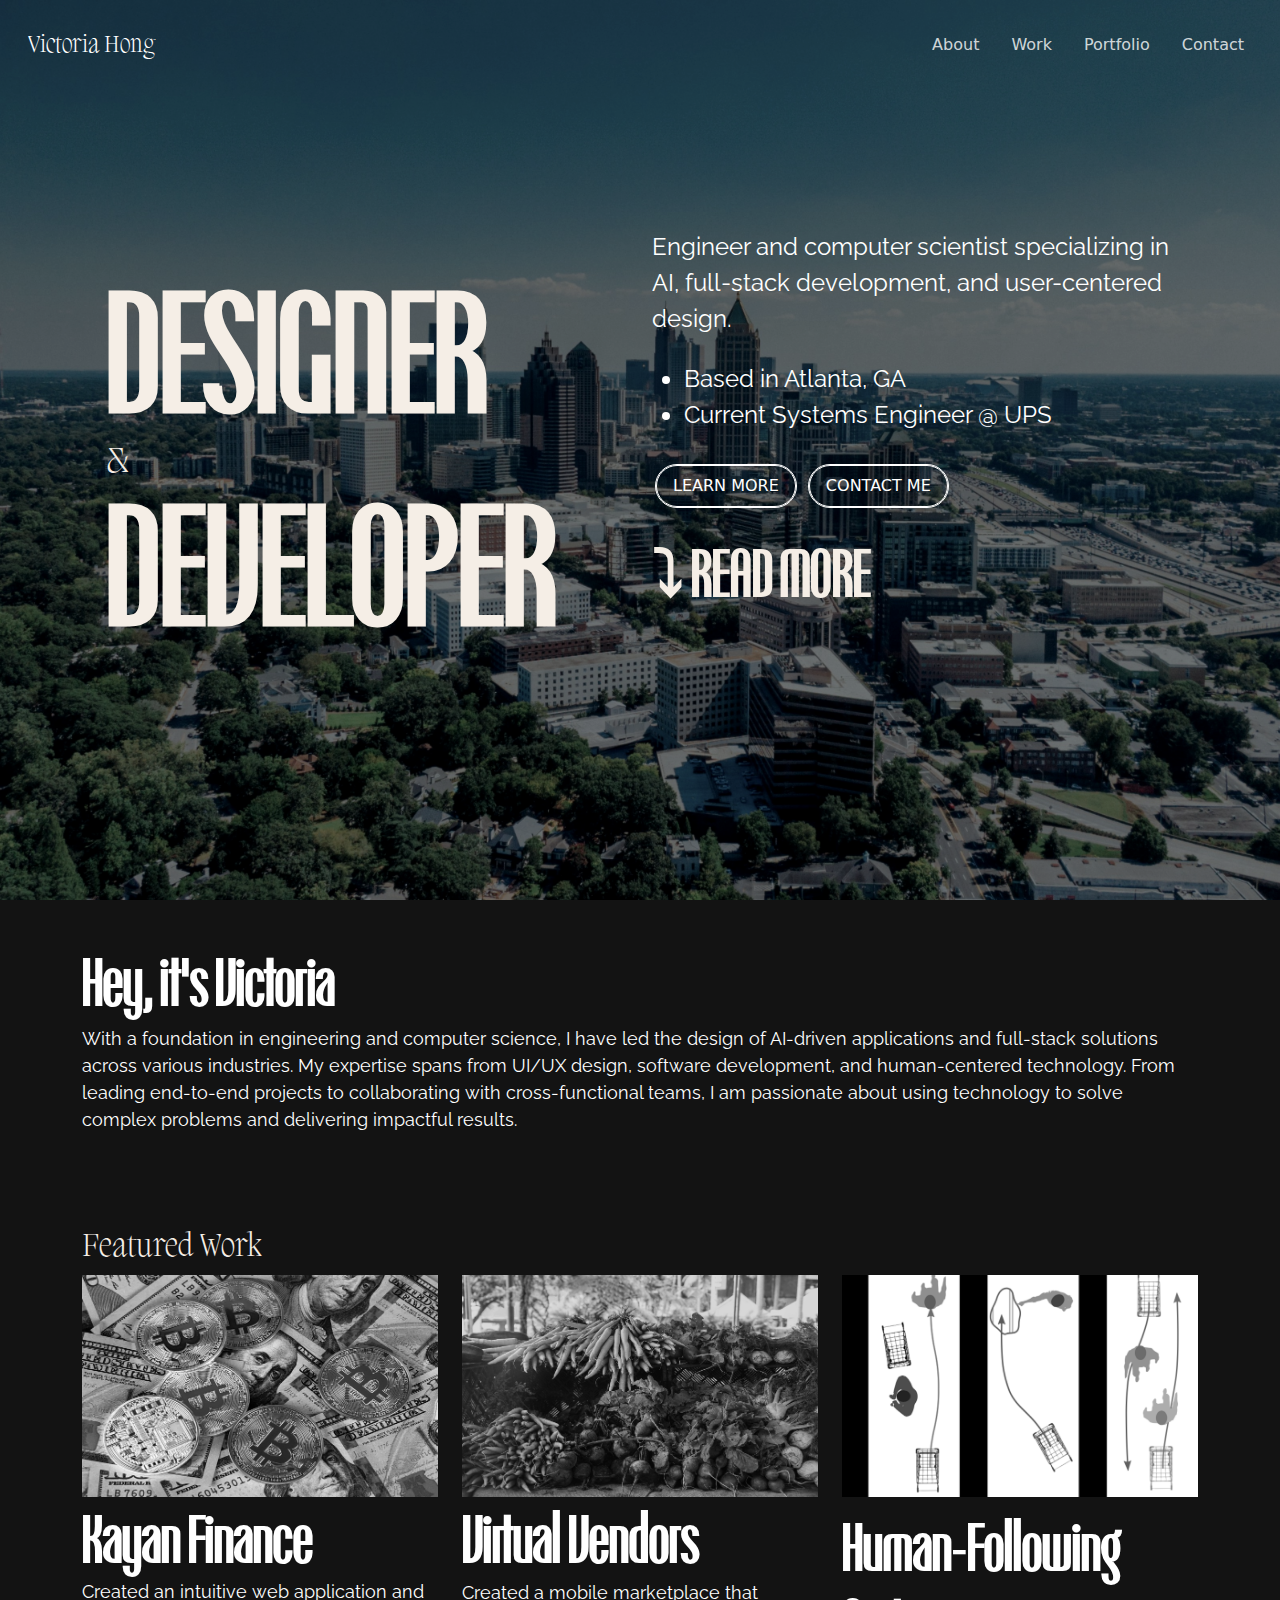
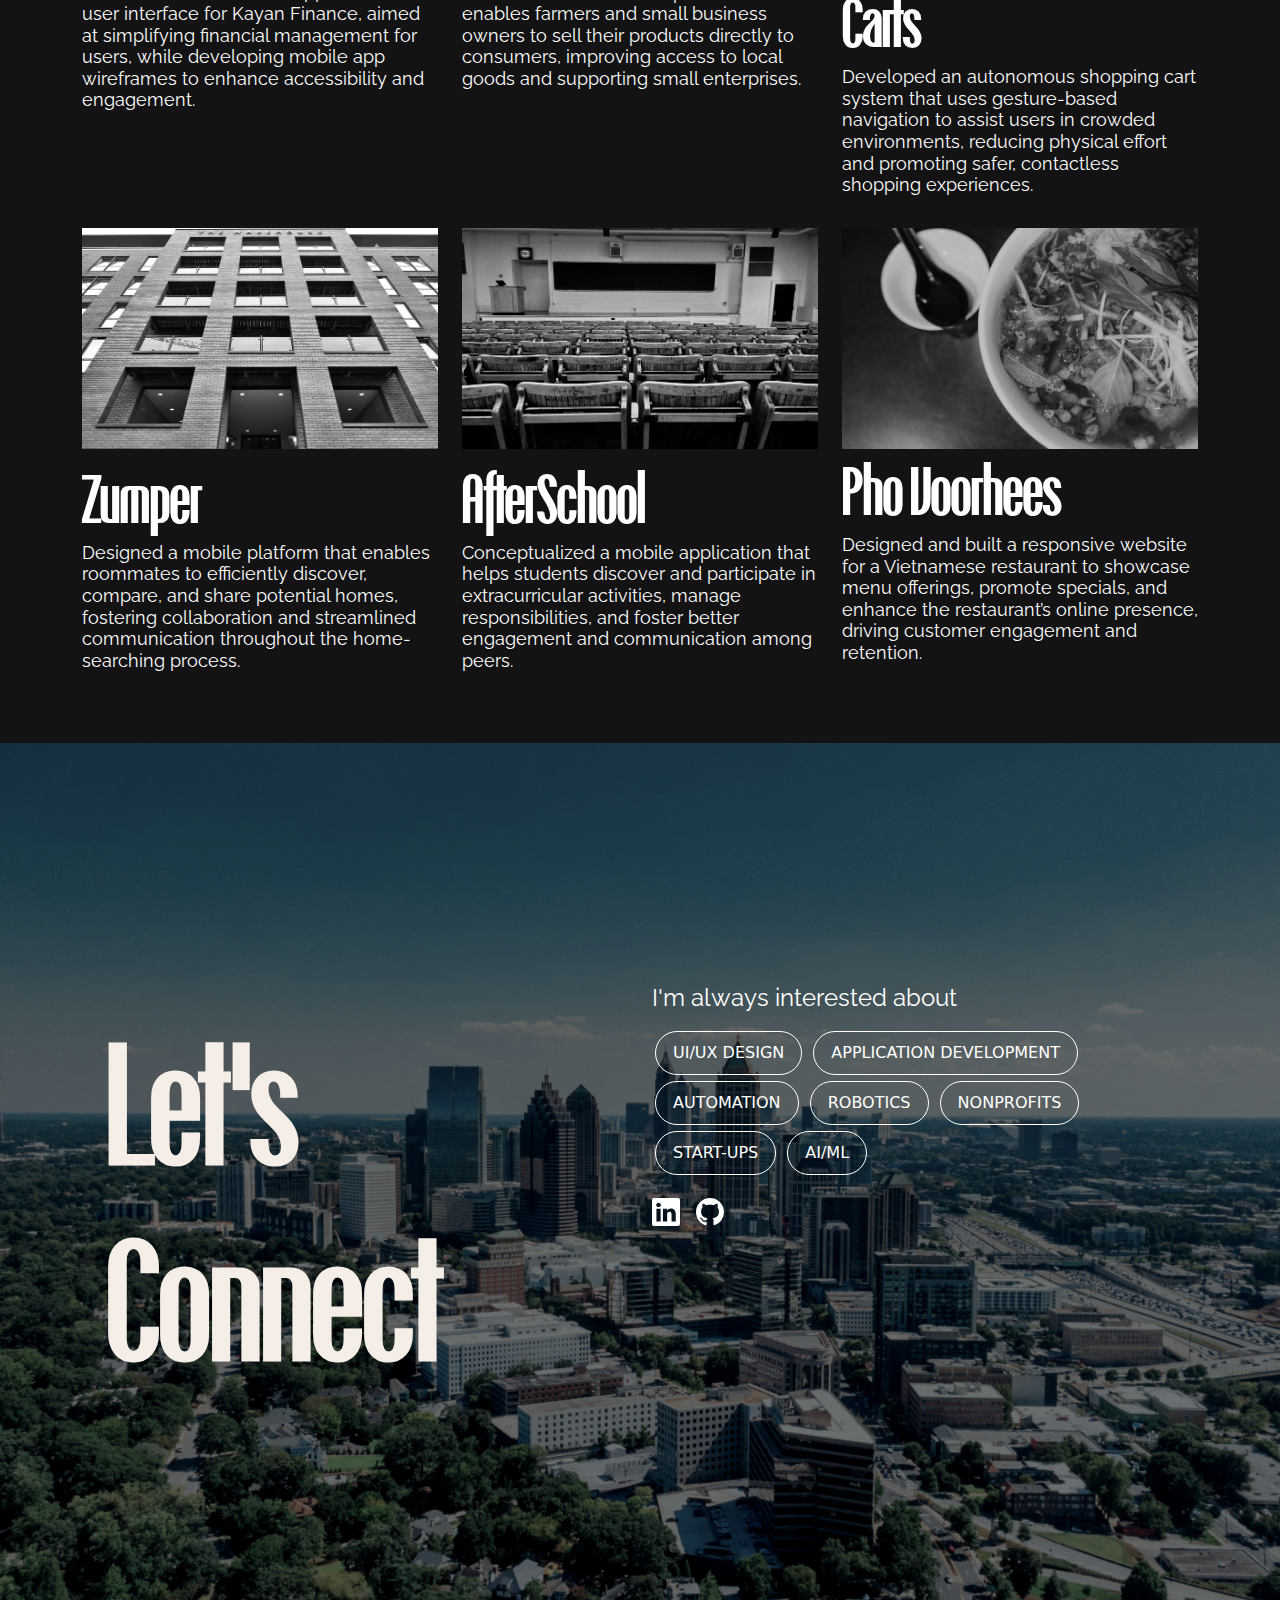
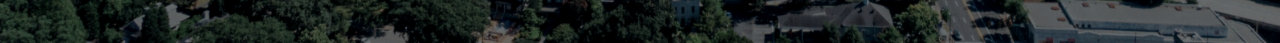
<file: index.html>
<!DOCTYPE html>
<html lang="en">

<head>
  <meta charset="utf-8">
  <meta content="width=device-width, initial-scale=1.0" name="viewport">

  <title>Victoria Hong</title>
  <meta content="" name="description">
  <meta content="" name="keywords">

  <!-- Google Fonts -->
  <link rel="preconnect" href="https://fonts.googleapis.com"> 
  <link rel="preconnect" href="https://fonts.gstatic.com" crossorigin> 
  <link href="https://fonts.googleapis.com/css2?family=Raleway:ital,wght@0,100..900;1,100..900&display=swap" rel="stylesheet">
  <link href="vendor/bootstrap/css/bootstrap.min.css" rel="stylesheet">
  <link href="vendor/bootstrap-icons/bootstrap-icons.css" rel="stylesheet">
  <link href="vendor/boxicons/css/boxicons.min.css" rel="stylesheet">
  <link href="vendor/glightbox/css/glightbox.min.css" rel="stylesheet">
  <link href="vendor/swiper/swiper-bundle.min.css" rel="stylesheet">

  <!-- Template Main CSS File -->
  <link href="style.css" rel="stylesheet">

  
</head>

<body>

  <!-- ======= Header ======= -->
  <header id="header" class="">
    <div class="d-flex justify-content-between">
      <div class="logo">
        <h1><a href="index.html">Victoria Hong</a></h1>
      </div>

      <nav id="navbar" class="navbar">
        <ul>
            <li><a class="nav-link scrollto" href="#about">About</a></li>
            <li><a class="nav-link scrollto" href="#portfolio">Work</a></li>
            <li><a class="nav-link" href="/img/Portfolio.pdf" target="_blank">Portfolio</a></li>
            <li><a class="nav-link scrollto" href="#footer">Contact</a></li> 
            <!--
            <li><a class="nav-link scrollto" href="synergy.html">Synergy</a></li> 
            -->

        </ul>
        <i class="bi bi-list mobile-nav-toggle"></i>
      </nav><!-- .navbar -->
    </div>
  </header><!-- End Header -->

  <!-- ======= Hero Section ======= -->
  <section id="hero" class="d-flex justify-content-center align-items-center">
    <div class="container row">
        <div class="col-md-6 col-sm-12" data-aos="fade-left">
            <h1 class="uppercase">
                <span class="split">
                    <div>Designer</div>
                    <div class="symbol">
                        <h2>&</h2>
                    </div>
                </span>
            </h1>
            <h1 class="uppercase">
                <span class="split">
                    <div>Developer</div>
                </span>
            </h1>
        </div>
        <div class="col-md-6 col-sm-12" data-aos="fade-right">
            <p style="padding-bottom:8px;">Engineer and computer scientist specializing in AI, full-stack development, and user-centered design.</p>
            <div style="padding-bottom:16px;">
              <ul>
                <li>Based in Atlanta, GA</li>
                <li>Current Systems Engineer @ UPS</li>
              </ul>
            </div>

            <div>
                <a href="#about" class="btn-contact scrollto" style="margin: 0 .25em .5em;">Learn More</a>
                <a href="#footer" class="btn-contact scrollto" style="margin: 0 .25em .5em;">Contact Me</a>
            </div>
            <div data-aos="fade-down">
              <a href="#about" class="scrollto">
                <h3 class="uppercase" style="padding-top:16px;">&#10549; read more</h3>
              </a>
            </div>
        </div>
    </div>
  </section><!-- End Hero -->

  <main id="main">
    <!-- ======= About Section ======= -->
     <section id="about" class="about section-bg">
        <div class="container" data-aos="fade-up">
            <h2 class="">
                Hey, it's Victoria
            </h2>
            <p>
                With a foundation in engineering and computer science, I have led 
                the design of AI-driven applications and full-stack solutions across 
                various industries. My expertise spans from UI/UX design, software development, 
                and human-centered technology. From leading end-to-end projects to 
                collaborating with cross-functional teams, I am passionate about using 
                technology to solve complex problems and delivering impactful results.
            </p>
         <!--   
            <div>
                <a href="#about" class="btn-contact scrollto">Read My Story</a>
            </div>
-->
        </div>

     </section>

    <!-- ======= Portfolio Section ======= -->
    <section id="portfolio" class="portfolio section-bg">
      <div class="container">

        <div class="" data-aos="fade-up">
          <h1>Featured Work</h1>
        </div>

        <div class="row portfolio-container">
          <div class="col-lg-4 col-md-6 portfolio-item filter-app" data-aos="fade-up" style="padding-bottom: 16px;">
            <div class="portfolio-links">
              <a href="https://github.com/vkh12/KayanFinance" title="Kayan Finance" target="_blank" rel="noopener noreferrer">
                <img src="img/portfolio/KayanFinance.jpg"class="img-fluid" alt="">
              </a>
            </div>
            <div class="portfolio-info" style="padding-bottom: 8px;">
              <a href="https://github.com/vkh12/KayanFinance" title="Kayan Finance" target="_blank" rel="noopener noreferrer"><h2>Kayan Finance</h2></a>
              <h3>Created an intuitive web application and user interface for Kayan Finance, aimed at simplifying financial management for users, while developing mobile app wireframes to enhance accessibility and engagement.</h3>
            </div>
          </div>

          <div class="col-lg-4 col-md-6 portfolio-item filter-app" data-aos="fade-up" style="padding-bottom: 16px;">
            <div class="portfolio-links">
              <a href="virtualvendors.html" title="Virtual Vendors" target="_blank" rel="noopener noreferrer">
                <img src="img/portfolio/VirtualVendors.jpg" class="img-fluid" alt="">
              </a>
            </div>
            <div class="portfolio-info">
              <a href="virtualvendors.html" title="Virtual Vendors" target="_blank" rel="noopener noreferrer"><h2>Virtual Vendors</h2></a>
              <h3>Created a mobile marketplace that enables farmers and small business owners to sell 
                their products directly to consumers, improving access to local goods and supporting 
                small enterprises.</h3>
            </div>
        </div>
<!--
          <div class="col-lg-6 col-md-6 portfolio-item filter-app" data-aos="fade-up">
            <div class="portfolio-links">
              <a href="zumper.html" title="Zumper">
                <img src="img/portfolio/Zumper.png" class="img-fluid" alt="">
              </a>
            </div>
            <div class="portfolio-info">
              <a href="zumper.html" title="Zumper"><h2>Zumper</h2></a>
              <h3>Integrated social and collaborative functionalities into a home-finding platform, 
                streamlining the process of finding compatible roommates and fostering a more 
                interactive, community-oriented experience.</h3>
            </div>
          </div>

          <div class="col-lg-6 col-md-6 portfolio-item filter-app" data-aos="fade-up" style="padding-bottom: 8px;">
            <div class="portfolio-links">
              <a href="/img/portfolio/getinvolved.pdf" title="getInvolved">
                <img src="img/portfolio/getInvolved.jpg" class="img-fluid" alt="">
              </a>
            </div>
            <div>
              <a href="/img/portfolio/getinvolved.pdf" title="getInvolved"><h2>getInvolved</h2></a>
              <h3>Removed barriers to facilitate student discovery and growth</h3>
            </div>
          </div>
-->
          <div class="col-lg-4 col-md-6 portfolio-item filter-app" data-aos="fade-up" style="padding-bottom: 16px;">
            <div class="portfolio-links" style="padding-bottom: 8px;">
              <a href="human-following-cart.html" title="Optimal Trajectories for Autonomous Human-Following Carts" target="_blank" rel="noopener noreferrer">
                <img src="img/portfolio/human-following-cart.png" class="img-fluid" alt="">
              </a>
            </div>
            <div class="portfolio-info" style="padding-bottom: 8px;">
              <a href="human-following-cart.html" title="Optimal Trajectories for Autonomous Human-Following Carts" target="_blank" rel="noopener noreferrer"><h2>Human-Following Carts</h2></a>
              <h3>
                Developed an autonomous shopping cart system that uses gesture-based navigation to assist users in crowded environments, 
                reducing physical effort and promoting safer, contactless shopping experiences.
              </h3>
            </div>
          </div>

          <div class="col-lg-4 col-md-6 portfolio-item filter-app" data-aos="fade-up" style="padding-bottom: 16px;">
            <div class="portfolio-links" style="padding-bottom: 8px;">
              <a href="zumper.html" title="Zumper" target="_blank" rel="noopener noreferrer">
                <img src="img/portfolio/Zumper.jpg" class="img-fluid" alt="">
              </a>
            </div>
            <div class="portfolio-info" style="padding-bottom: 8px;">
              <a href="zumper.html" title="Zumper" target="_blank" rel="noopener noreferrer"><h2>Zumper</h2></a>
              <h3>
                Designed a mobile platform that enables roommates to efficiently discover, compare, and share potential homes, fostering collaboration and streamlined 
                communication throughout the home-searching process.
              </h3>
            </div>
          </div>

          <div class="col-lg-4 col-md-6 portfolio-item filter-app" data-aos="fade-up" style="padding-bottom: 16px;">
            <div class="portfolio-links" style="padding-bottom: 8px;">
              <a href="afterschool.html" title="AfterSchool" target="_blank" rel="noopener noreferrer">
                <img src="img/portfolio/AfterSchool.jpg" class="img-fluid" alt="">
              </a>
            </div>
            <div class="portfolio-info" style="padding-bottom: 8px;">
              <a href="afterschool.html" title="AfterSchool" target="_blank" rel="noopener noreferrer"><h2>AfterSchool</h2></a>
              <h3>Conceptualized a mobile application that helps students discover and 
                participate in extracurricular activities, manage responsibilities, and foster 
                better engagement and communication among peers.</h3>
            </div>
          </div>

          <div class="col-lg-4 col-md-6 portfolio-item filter-app" data-aos="fade-up" style="padding-bottom: 16px;">
            <div class="portfolio-links">
              <a href="https://github.com/vkh12/phovoorhees?tab=readme-ov-file" title="Pho Voorhees" target="_blank" rel="noopener noreferrer">
                <img src="img/portfolio/PhoVoorhees.jpg"class="img-fluid" alt="">
              </a>
            </div>
            <div class="portfolio-info" style="padding-bottom: 8px;">
              <a href="https://github.com/vkh12/phovoorhees?tab=readme-ov-file" title="Pho Voorhees" target="_blank" rel="noopener noreferrer"><h2>Pho Voorhees</h2></a>
              <h3>Designed and built a responsive website for a Vietnamese restaurant to showcase menu 
                offerings, promote specials, and enhance the restaurant’s online presence, driving 
                customer engagement and retention.</h3>
            </div>
          </div>

        </div>

      </div>
    </section><!-- End Portfolio Section -->

  </main><!-- End #main -->

  <!-- ======= Footer ======= -->
  <footer id="footer" class="d-flex flex-column justify-content-center align-items-center">
    <div class="container row" data-aos="fade-up">
        <div class="col-md-6">
            <h1 class="uppercase">
                <div>Let's</div>
                <div>Connect</div>
            </h1>
        </div>
        <div class="col-md-6">
            <div>
                <p>I'm always interested about</p>
                <div>
                    <a class="btn btn-interests">UI/UX Design</a>
                    <a class="btn btn-interests">Application Development</a>
                    <a class="btn btn-interests">Automation</a>
                    <a class="btn btn-interests">Robotics</a>
                    <a class="btn btn-interests">Nonprofits</a>
                    <a class="btn btn-interests">Start-ups</a>
                    <a class="btn btn-interests">AI/ML</a>
                </div>
            </div>
            <div style="padding-top: 16px;">
              <div style="display: flex; gap: 16px;">
                <a href="https://www.linkedin.com/in/victoriakhong/" style="cursor: pointer;">
                  <svg xmlns="http://www.w3.org/2000/svg" width="28" height="28" fill="currentColor" class="bi bi-linkedin linkedin-icon" viewBox="0 0 16 16">
                    <path d="M0 1.146C0 .513.526 0 1.175 0h13.65C15.474 0 16 .513 16 1.146v13.708c0 .633-.526 1.146-1.175 1.146H1.175C.526 16 0 15.487 0 14.854zm4.943 12.248V6.169H2.542v7.225zm-1.2-8.212c.837 0 1.358-.554 1.358-1.248-.015-.709-.52-1.248-1.342-1.248S2.4 3.226 2.4 3.934c0 .694.521 1.248 1.327 1.248zm4.908 8.212V9.359c0-.216.016-.432.08-.586.173-.431.568-.878 1.232-.878.869 0 1.216.662 1.216 1.634v3.865h2.401V9.25c0-2.22-1.184-3.252-2.764-3.252-1.274 0-1.845.7-2.165 1.193v.025h-.016l.016-.025V6.169h-2.4c.03.678 0 7.225 0 7.225z"/>
                  </svg>
                </a>
                <a href="https://github.com/vkh12" style="cursor: pointer;">
                  <svg xmlns="http://www.w3.org/2000/svg" width="28" height="28" fill="currentColor" class="bi bi-github github-icon" viewBox="0 0 16 16">
                    <path d="M8 0C3.58 0 0 3.58 0 8c0 3.54 2.29 6.53 5.47 7.59.4.07.55-.17.55-.38 0-.19-.01-.82-.01-1.49-2.01.37-2.53-.49-2.69-.94-.09-.23-.48-.94-.82-1.13-.28-.15-.68-.52-.01-.53.63-.01 1.08.58 1.23.82.72 1.21 1.87.87 2.33.66.07-.52.28-.87.51-1.07-1.78-.2-3.64-.89-3.64-3.95 0-.87.31-1.59.82-2.15-.08-.2-.36-1.02.08-2.12 0 0 .67-.21 2.2.82.64-.18 1.32-.27 2-.27.68 0 1.36.09 2 .27 1.53-1.04 2.2-.82 2.2-.82.44 1.1.16 1.92.08 2.12.51.56.82 1.27.82 2.15 0 3.07-1.87 3.75-3.65 3.95.29.25.54.73.54 1.48 0 1.07-.01 1.93-.01 2.19 0 .21.15.46.55.38A8.01 8.01 0 0016 8c0-4.42-3.58-8-8-8z"/>
                  </svg>
                </a>
              </div>
          </div>
        </div>
    </div>
  </footer><!-- End Footer -->

<!-- Vendor JS Files -->
<script src="vendor/aos/aos.js"></script>
<script src="vendor/bootstrap/js/bootstrap.bundle.min.js"></script>
<script src="vendor/glightbox/js/glightbox.min.js"></script>
<script src="vendor/isotope-layout/isotope.pkgd.min.js"></script>
<script src="vendor/swiper/swiper-bundle.min.js"></script>
<script src="vendor/php-email-form/validate.js"></script>

<!-- Template Main JS File -->
<script src="main.js"></script>

</body>

</html>
</file>
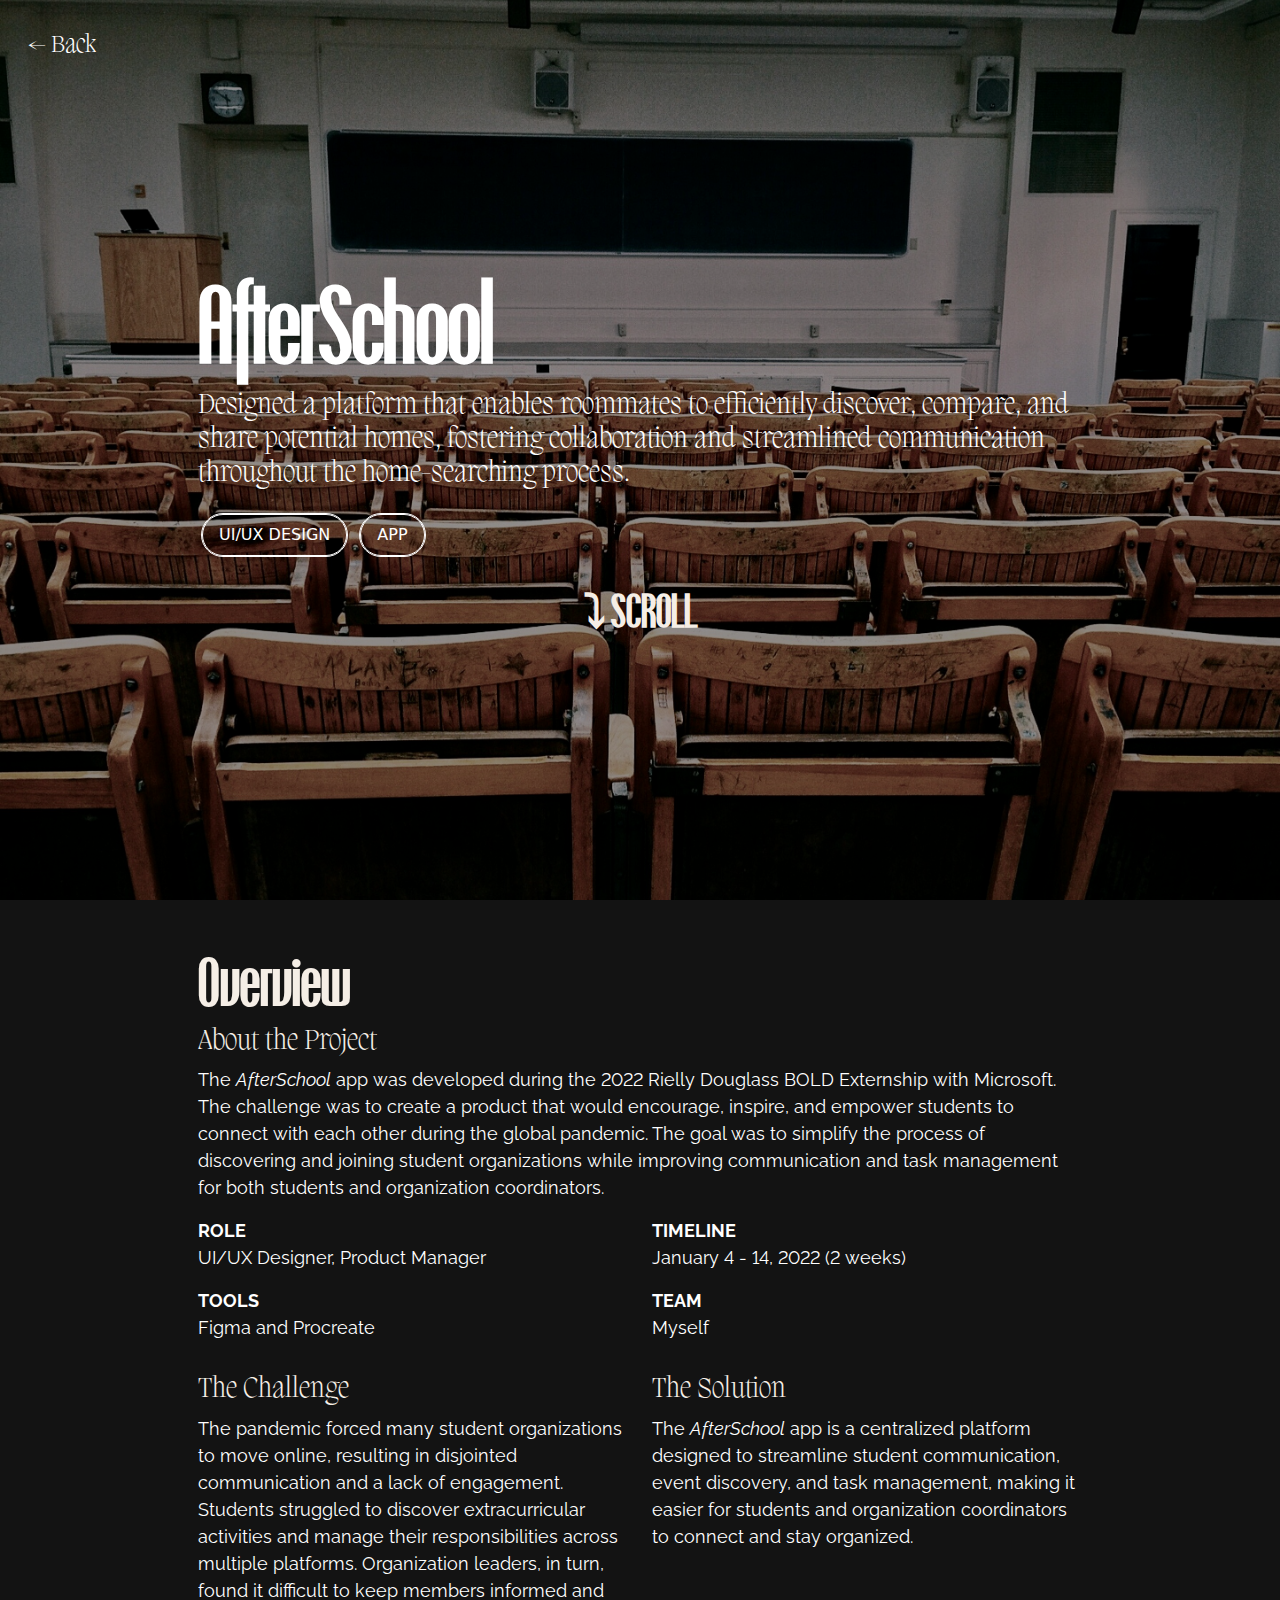
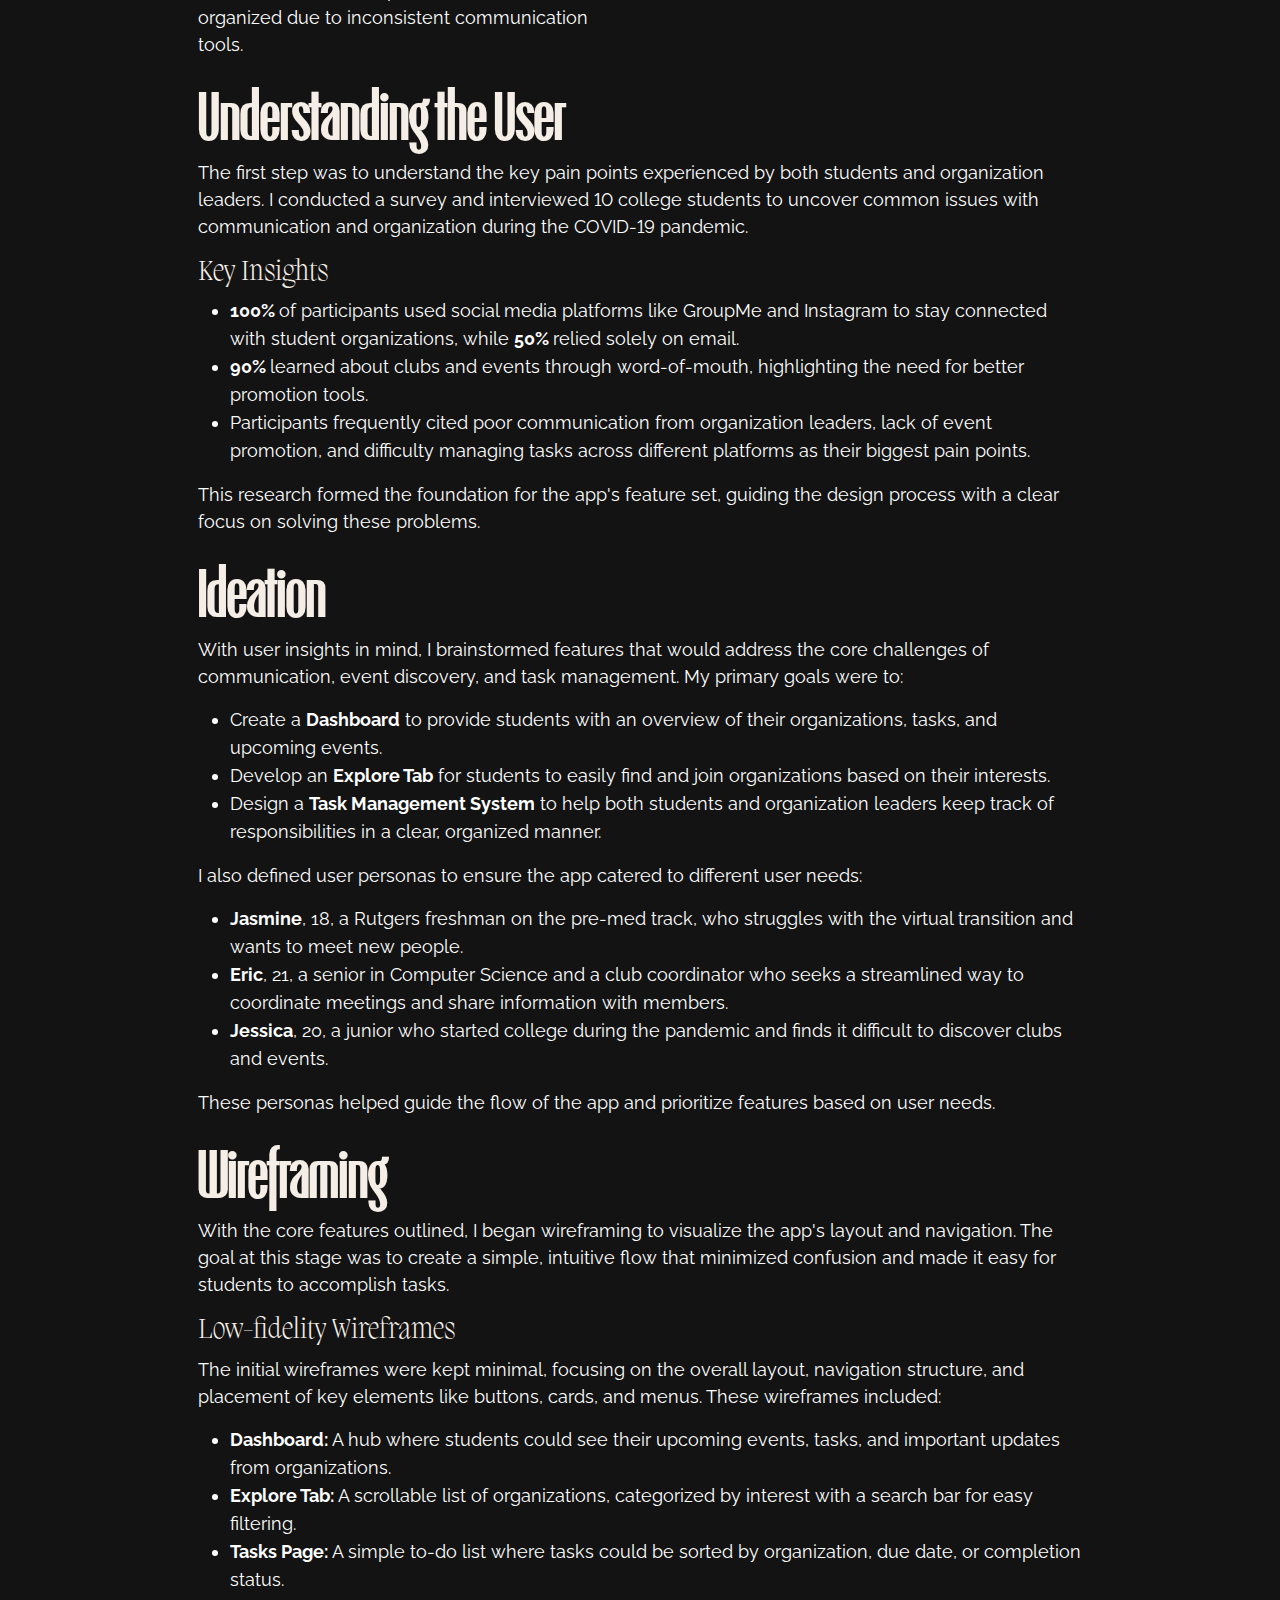
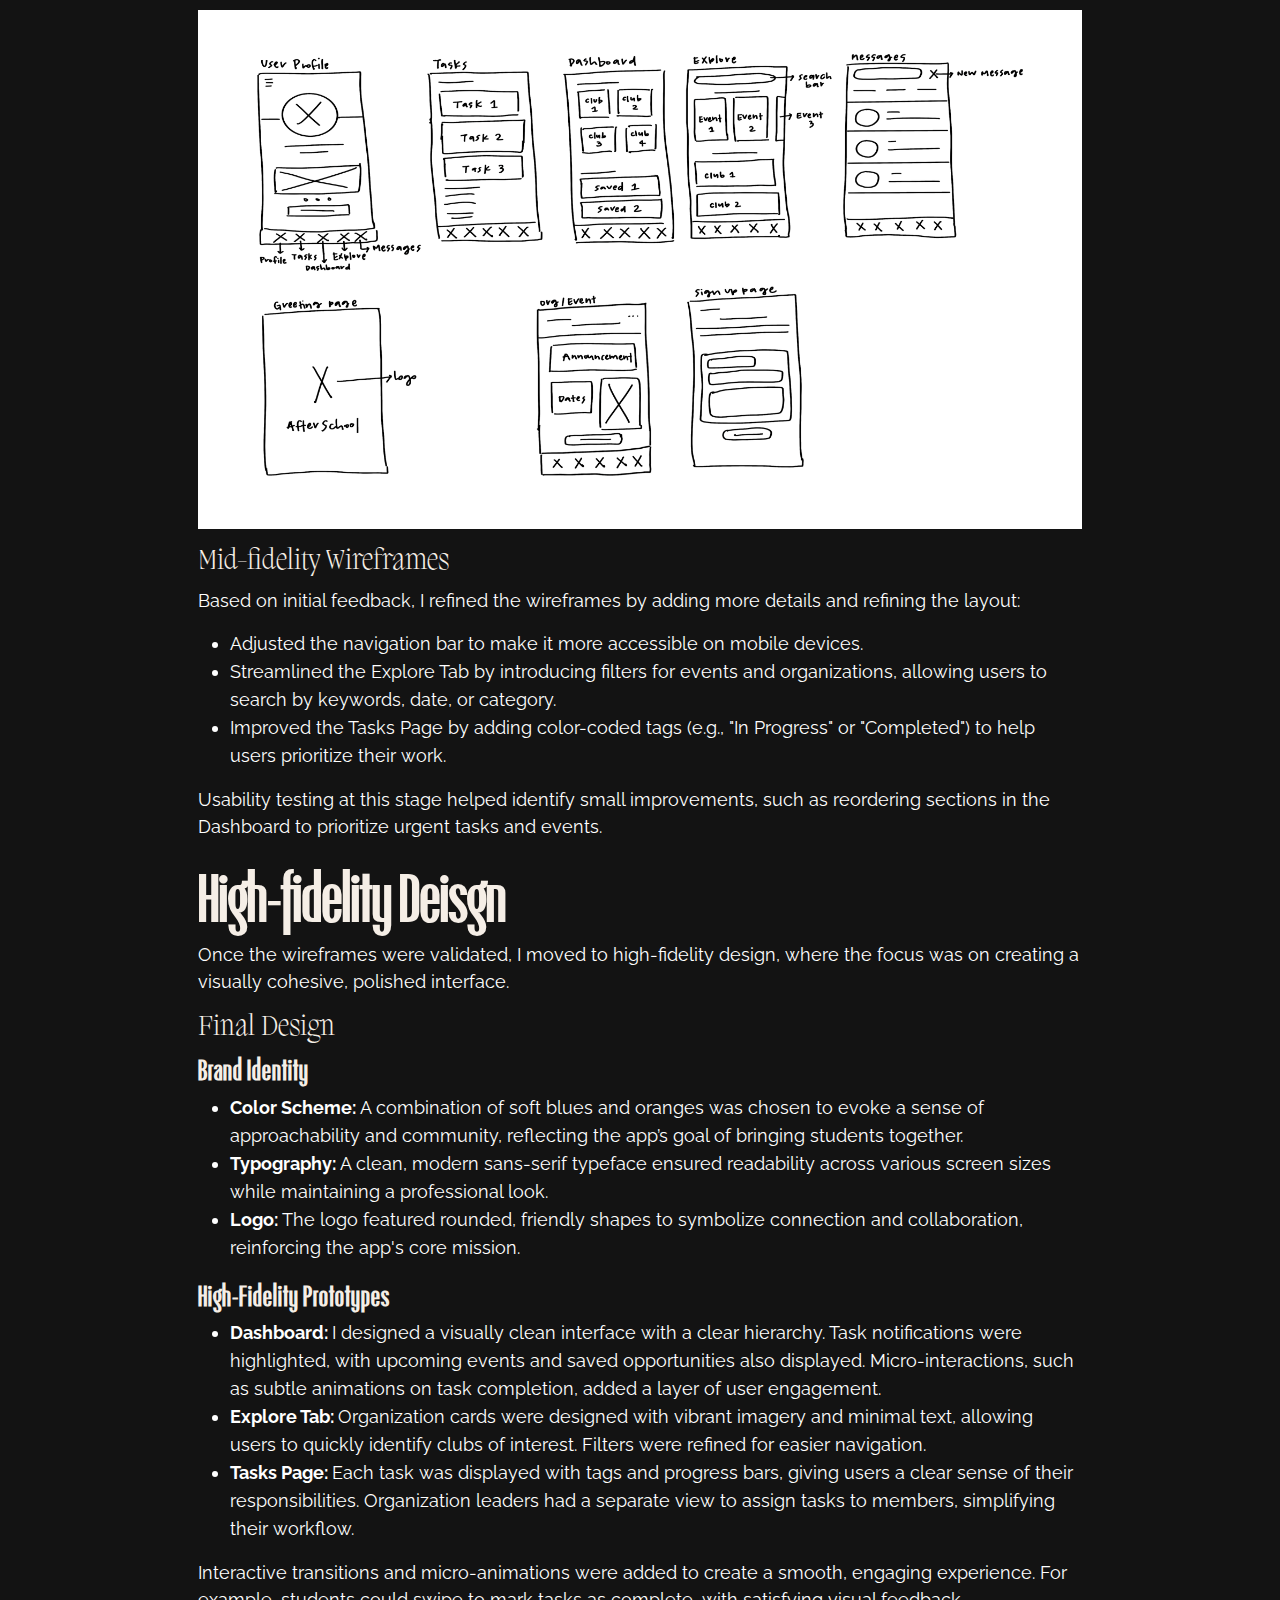
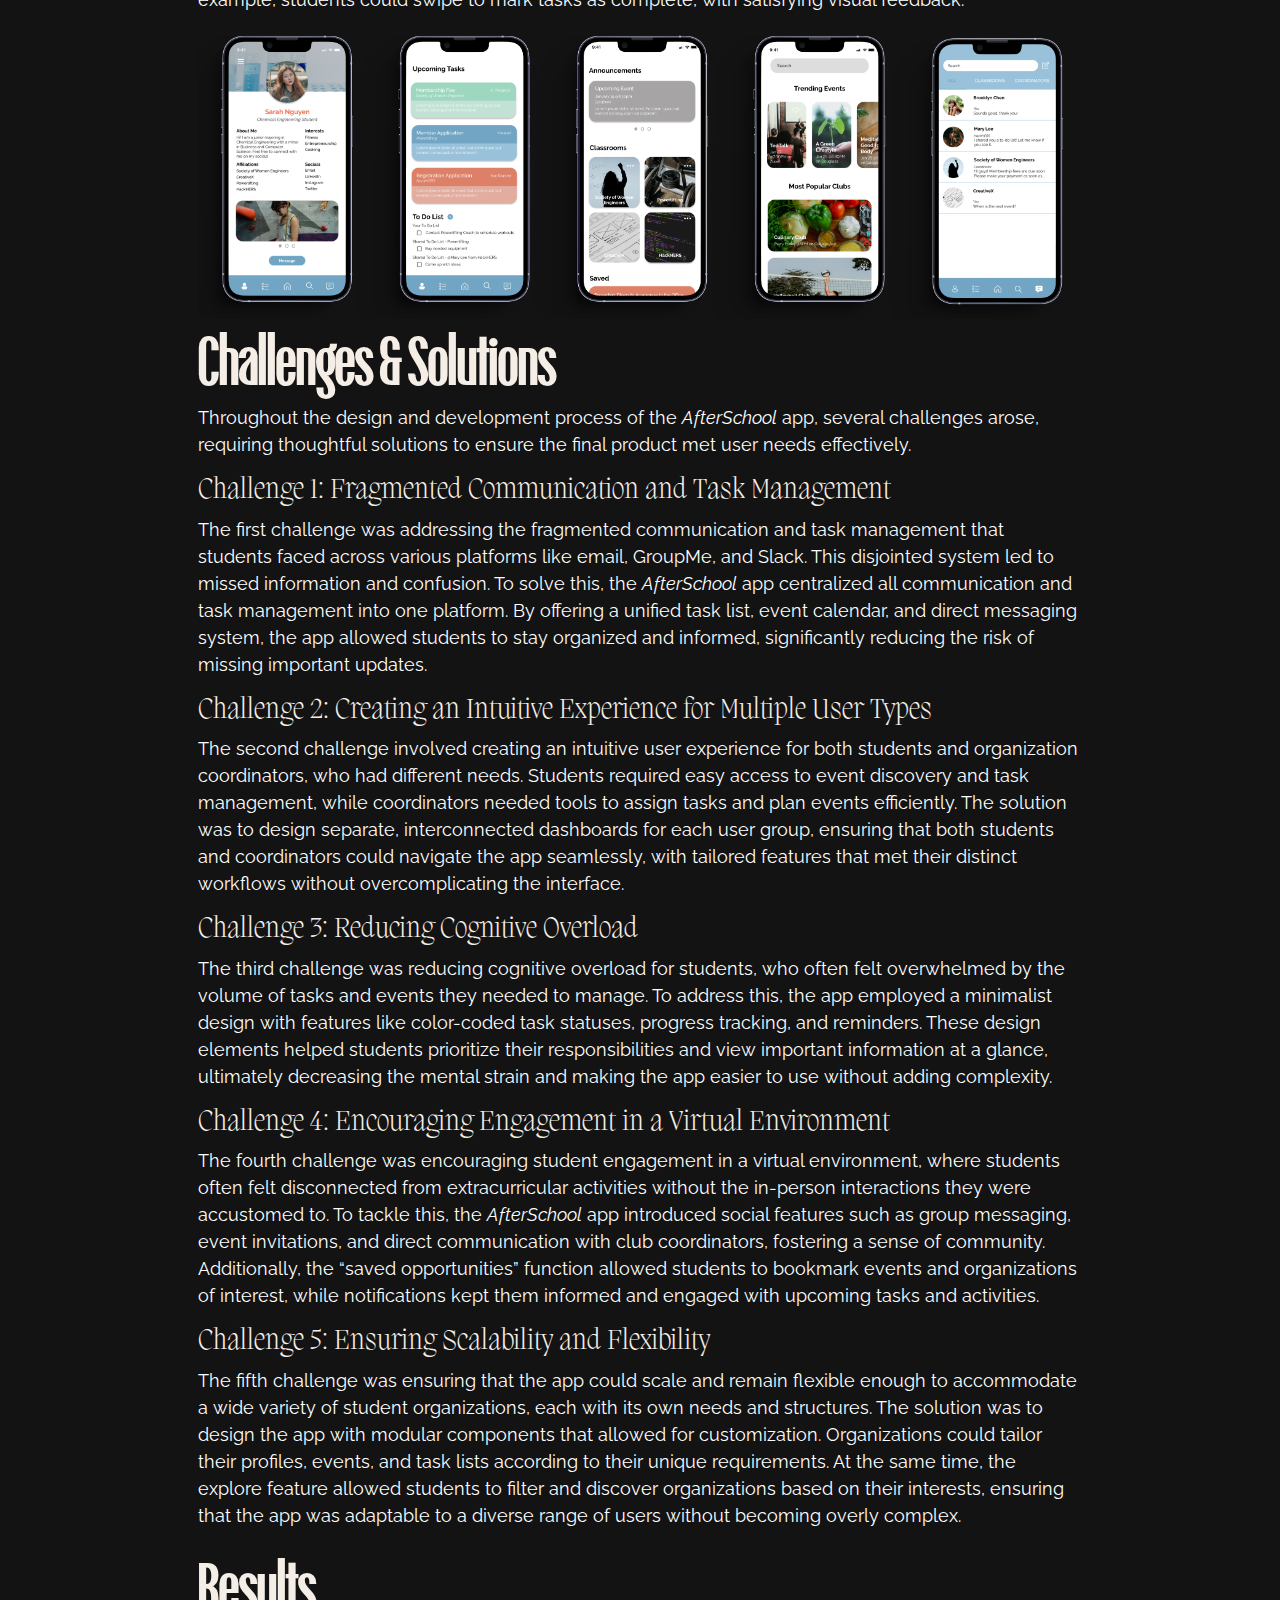
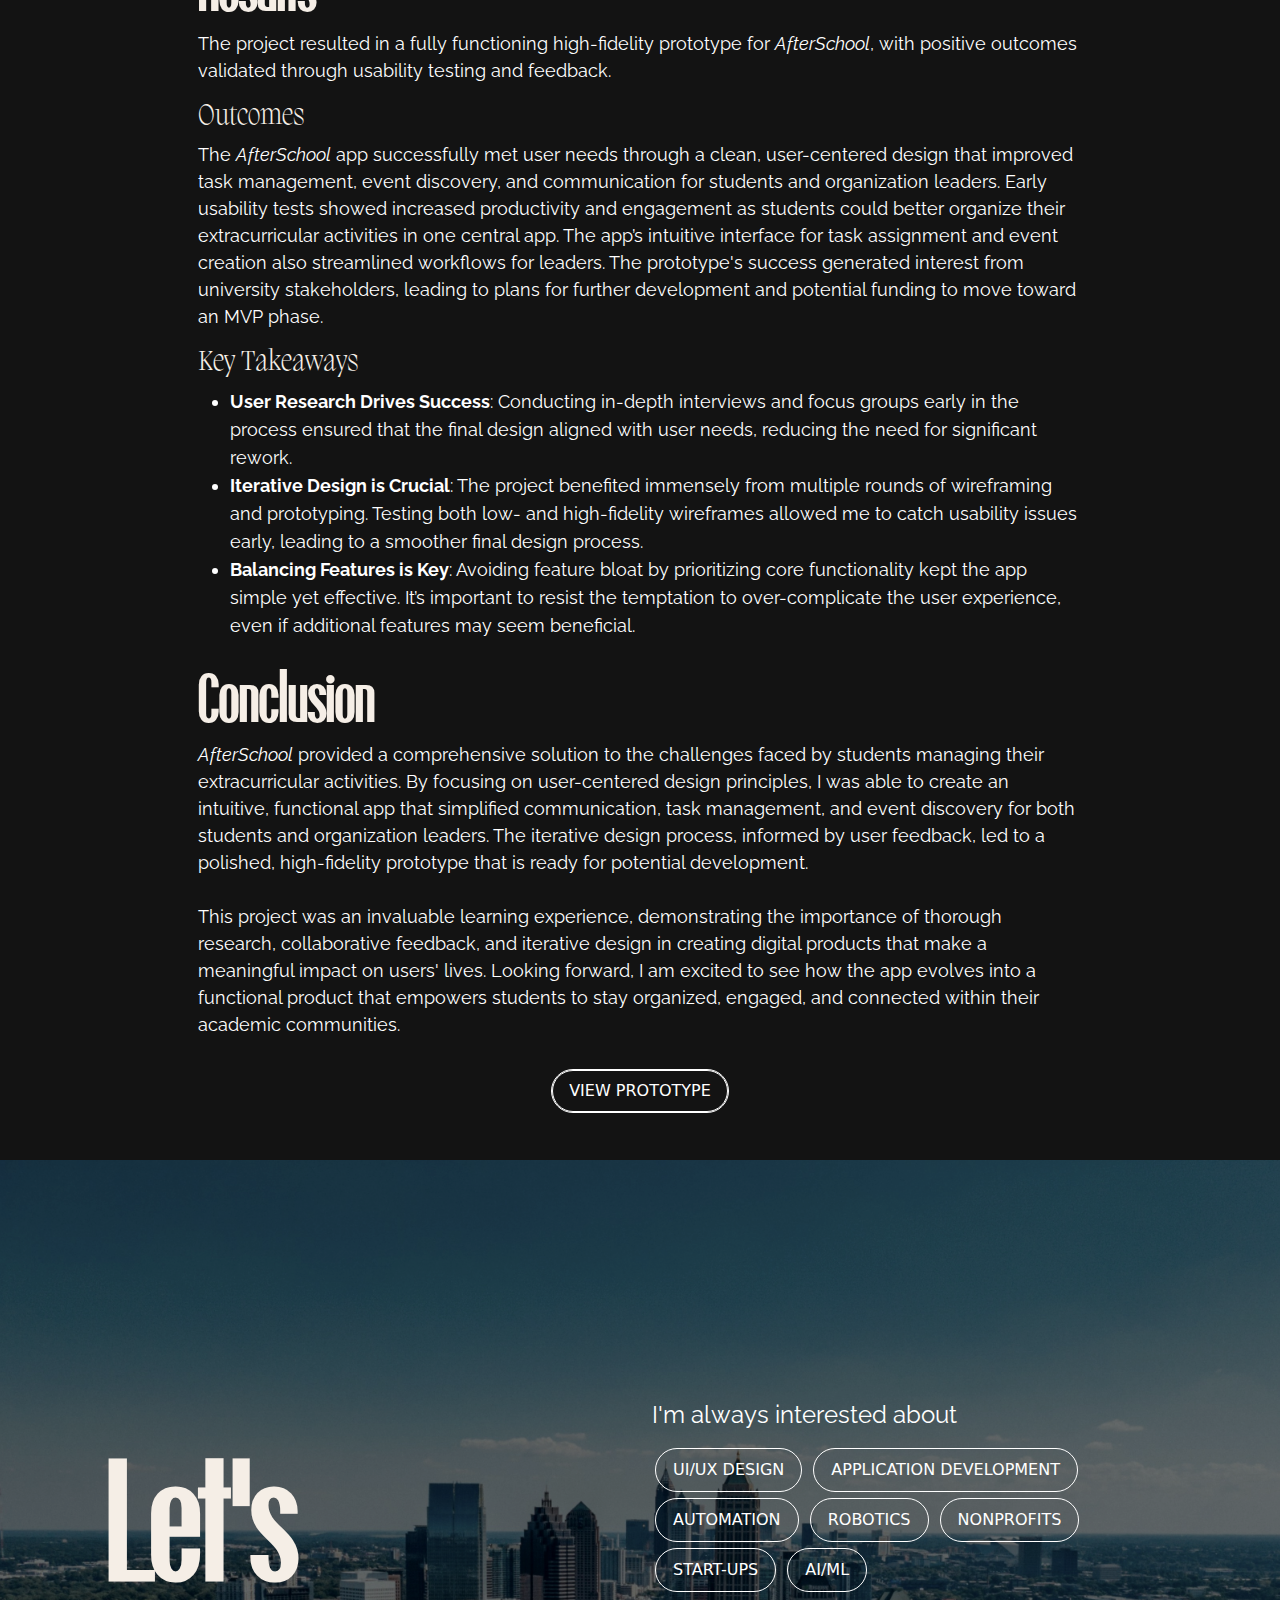
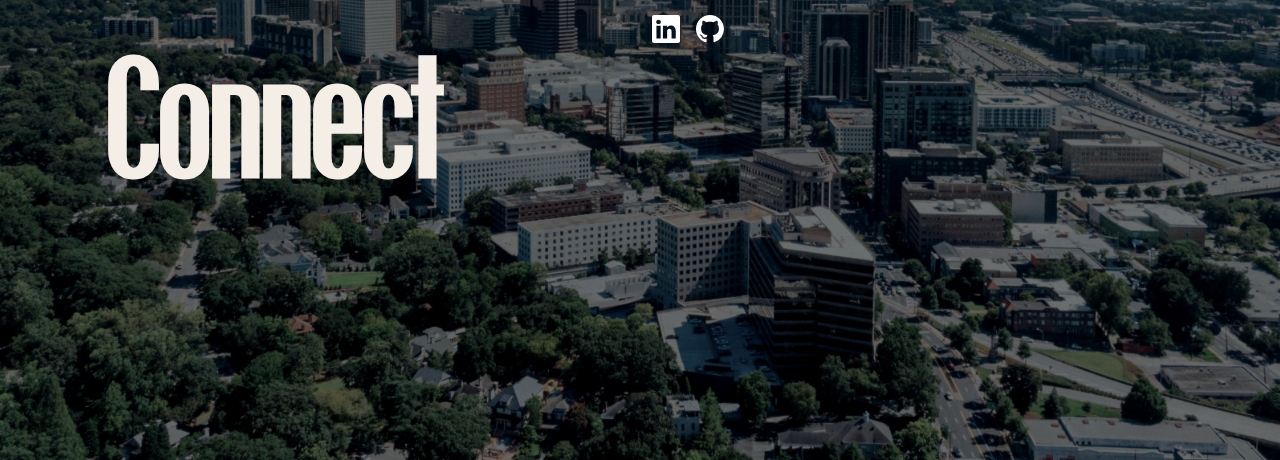
<file: afterschool.html>
<!DOCTYPE html>
<html lang="en">

<head>
  <meta charset="utf-8">
  <meta content="width=device-width, initial-scale=1.0" name="viewport">

  <title>Virtual Vendors | Victoria Hong</title>
  <meta content="" name="description">
  <meta content="" name="keywords">

  <!-- Google Fonts -->
  <link rel="preconnect" href="https://fonts.googleapis.com"> 
  <link rel="preconnect" href="https://fonts.gstatic.com" crossorigin> 
  <link href="https://fonts.googleapis.com/css2?family=Raleway:ital,wght@0,100..900;1,100..900&display=swap" rel="stylesheet">
  <link href="vendor/bootstrap/css/bootstrap.min.css" rel="stylesheet">
  <link href="vendor/bootstrap-icons/bootstrap-icons.css" rel="stylesheet">
  <link href="vendor/boxicons/css/boxicons.min.css" rel="stylesheet">
  <link href="vendor/glightbox/css/glightbox.min.css" rel="stylesheet">
  <link href="vendor/swiper/swiper-bundle.min.css" rel="stylesheet">

  <!-- Template Main CSS File -->
  <link href="style.css" rel="stylesheet">

<body>

<!-- ======= Header ======= -->
<header id="header" class="">
  <div class="d-flex justify-content-between">
    <div class="logo">
      <h1><a href="index.html">&#8592; Back</a></h1>
    </div>
  </div>
</header><!-- End Header -->

<!-- ======= Hero Section ======= -->
<section id="afterschool-hero" class="afterschool-hero hero-bg d-flex flex-column justify-content-center align-items-center">
  <div class="container afterschool-hero">
    <h1>AfterSchool</h1>
    <h2>
      Designed a platform that enables roommates to efficiently discover, compare, and share potential homes, fostering collaboration and streamlined communication throughout the home-searching process.
    </h2>
    <div style="padding-top: 16px;">
      <a href="" class="btn" style="margin: 0 .25em .5em;">UI/UX Design</a>
      <a href="" class="btn " style="margin: 0 .25em .5em;">App</a>
    </div>
    <div data-aos="fade-down" class="scrollto d-flex justify-content-center align-content-center">
      <a href="#afterschool">
        <h3 class="uppercase" style="padding-top:16px;">&#10549; scroll</h3>
      </a>
    </div>
  </div>
</section><!-- End Hero -->

<main id="main">
  <!-- ======= Details Section ======= -->
    <section id="afterschool" class="afterschool section-bg">
      <div class="container align-items-center">
        <div>
          <h1>Overview</h1>
          <h2>About the Project</h2>
          <div class="row">
            <div class="col-lg-12">
              <p>
                The <i>AfterSchool</i> app was developed during the 2022 Rielly Douglass BOLD Externship with Microsoft. 
                The challenge was to create a product that would encourage, inspire, and empower students to 
                connect with each other during the global pandemic. The goal was to simplify the process of 
                discovering and joining student organizations while improving communication and task 
                management for both students and organization coordinators.
              </p>
            </div>
            <div class="col-lg-6">
              <p>
                <b>ROLE</b>  
                <br>
                UI/UX Designer, Product Manager 
              </p>
            </div>
            <div class="col-lg-6">
              <p>
                <b>TIMELINE</b>  
                <br>
                January 4 - 14, 2022 (2 weeks)
              </p>
            </div>
            <div class="col-lg-6">
              <p>
                <b>TOOLS</b> 
                <br>
                Figma and Procreate 
                </p>
            </div>
            <div class="col-lg-6">
              <p>
                <b>TEAM</b> 
                <br>
                Myself
              </p>
            </div>
          </div>
        </div>

        <div class="row" style="padding-top: 16px;">
          <div class="col-lg-6">
            <h2>The Challenge</h2> 
            <p>
              The pandemic forced many student organizations to move online, resulting in disjointed communication 
              and a lack of engagement. Students struggled to discover extracurricular activities and manage their 
              responsibilities across multiple platforms. Organization leaders, in turn, found it difficult to keep 
              members informed and organized due to inconsistent communication tools.
            </p>
          </div>
          <div class="col-lg-6">
            <h2>The Solution</h2> 
            <p>
              The <i>AfterSchool</i> app is a centralized platform designed to streamline student communication, event discovery, and task management, making it easier for students and organization coordinators to connect and stay organized.
            </p>
          </div>
        </div>
      </div>

      <div class="container align-items-center">
        <div class="col-lg-12">
          <h1>Understanding the User</h1>
          <p>
            The first step was to understand the key pain points experienced by both students and organization leaders. 
            I conducted a survey and interviewed 10 college students to uncover common 
            issues with communication and organization during the COVID-19 pandemic.
          </p>
          <h2>Key Insights</h2>
            <ul>
              <li><b>100% </b>of participants used social media platforms like GroupMe and Instagram to stay connected 
                with student organizations, while <b>50% </b>relied solely on email.
              </li>
              <li><b>90% </b>learned about clubs and events through word-of-mouth, highlighting the need for better 
                promotion tools.
              </li>
              <li>Participants frequently cited poor communication from organization leaders, lack of event promotion,
                 and difficulty managing tasks across different platforms as their biggest pain points.</li>
            </ul>
          <p>This research formed the foundation for the app's feature set, guiding the design process with a clear focus 
            on solving these problems.</p>
        </div>
      </div>

      <div class="container algin-items-center">
        <div class="col-lg-12">
          <h1>Ideation</h1>
          <div>
            <p>With user insights in mind, I brainstormed features that would address the core challenges of 
              communication, event discovery, and task management. My primary goals were to:
            </p>
            <ul>
              <li>Create a <b>Dashboard</b> to provide students with an overview of their organizations, tasks, and upcoming events.</li>
              <li>Develop an <b>Explore Tab</b> for students to easily find and join organizations based on their interests.</li>
              <li>Design a <b>Task Management System</b> to help both students and organization leaders keep track of responsibilities in a clear, organized manner.</li>
            </ul>
            <p>
              I also defined user personas to ensure the app catered to different user needs:
            </p>
            <ul>
              <li><b>Jasmine</b>, 18, a Rutgers freshman on the pre-med track, who struggles with the virtual transition and wants to meet new people.</li>
              <li><b>Eric</b>, 21, a senior in Computer Science and a club coordinator who seeks a streamlined way to coordinate meetings and share information with members.</li>
              <li><b>Jessica</b>, 20, a junior who started college during the pandemic and finds it difficult to discover clubs and events.</li>
            </ul>
            <p>These personas helped guide the flow of the app and prioritize features based on user needs.</p>
          </div>
          <div>
            <h1>Wireframing</h1>
            <p>
              With the core features outlined, I began wireframing to visualize the app's layout and navigation. The goal at this stage was to create a simple, 
              intuitive flow that minimized confusion and made it easy for students to accomplish tasks.
            </p>
            <h2>Low-fidelity Wireframes</h2>
            <p>The initial wireframes were kept minimal, focusing on the overall layout, navigation structure, and placement of key elements like buttons, cards, 
              and menus. These wireframes included:</p>
            <ul>
              <li><b>Dashboard: </b>
                A hub where students could see their upcoming events, tasks, and important updates from organizations.
              </li>
              <li><b>Explore Tab: </b>
                A scrollable list of organizations, categorized by interest with a search bar for easy filtering.
              </li>
              <li><b>Tasks Page: </b>
                A simple to-do list where tasks could be sorted by organization, due date, or completion status.
              </li>
            </ul>
            <img src="img/project/AfterSchool/Sketches.png" class="img-fluid" alt="Lofi Design" style="padding-bottom: 16px;">
            <h2>Mid-fidelity Wireframes</h2>
            <p>Based on initial feedback, I refined the wireframes by adding more details and refining the layout:</p>
            <ul>
              <li>
                Adjusted the navigation bar to make it more accessible on mobile devices.
              </li>
              <li>
                Streamlined the Explore Tab by introducing filters for events and organizations, allowing users to search by keywords, date, or category.              </li>
              <li>
                Improved the Tasks Page by adding color-coded tags (e.g., "In Progress" or "Completed") to help users prioritize their work.
              </li>
            </ul>
            <p>
              Usability testing at this stage helped identify small improvements, such as reordering sections in the Dashboard to prioritize urgent tasks and events.
            </p>
          </div>

          </div>
            <div class="col-lg-12">
              <h1>High-fidelity Deisgn</h1>
              <p>Once the wireframes were validated, I moved to high-fidelity design, where the focus was on creating a visually cohesive, polished interface.</p>
              <h2>Final Design</h2>
              <h3>Brand Identity</h3>
              <ul>
                <li><b>Color Scheme: </b>
                  A combination of soft blues and oranges was chosen to evoke a sense of approachability and community, reflecting the app’s goal of bringing students together.                
                </li>
                <li><b>Typography: </b>
                  A clean, modern sans-serif typeface ensured readability across various screen sizes while maintaining a professional look.
                </li>
                <li><b>Logo: </b>
                  The logo featured rounded, friendly shapes to symbolize connection and collaboration, reinforcing the app's core mission.
                </li>
              </ul>
              <h3>High-Fidelity Prototypes</h3>
              <ul>
                <li><b>Dashboard: </b>
                  I designed a visually clean interface with a clear hierarchy. Task notifications were highlighted, with upcoming events and saved opportunities also displayed. Micro-interactions, such as subtle animations on task completion, added a layer of user engagement.                
                </li>
                <li><b>Explore Tab: </b>
                  Organization cards were designed with vibrant imagery and minimal text, allowing users to quickly identify clubs of interest. Filters were refined for easier navigation.                
                </li>
                <li><b>Tasks Page: </b>
                  Each task was displayed with tags and progress bars, giving users a clear sense of their responsibilities. Organization leaders had a separate view to assign tasks to members, simplifying their workflow.                </li>
              </ul>
              <p>Interactive transitions and micro-animations were added to create a smooth, engaging experience. For example, students could swipe to mark tasks as complete, with satisfying visual feedback.</p>
              <img src="img/project/AfterSchool/Hifi.png" class="img-fluid" alt="Hifi Design">
            </div>
          </div>
        </div>
      </div>

      <div class="container algin-items-center">
        <div class="col-lg-12">
          <h1>Challenges & Solutions</h1>
          <p>Throughout the design and development process of the <i>AfterSchool</i> app, several challenges arose, requiring thoughtful solutions 
            to ensure the final product met user needs effectively.</p>
          <div>
            <h2>Challenge 1: Fragmented Communication and Task Management</h2>
            <p>
              The first challenge was addressing the fragmented communication and task management that students faced across various platforms like email, GroupMe, and Slack. This disjointed system led to missed information and confusion. To solve this, the <i>AfterSchool</i> app centralized all communication and task management into one platform. By offering a unified task list, event calendar, and direct messaging system, the app allowed students to stay organized and informed, significantly reducing the risk of missing important updates.
            </p>
          </div>
          <div>
            <h2>Challenge 2: Creating an Intuitive Experience for Multiple User Types</h2>
            <p>
              The second challenge involved creating an intuitive user experience for both students and organization coordinators, who had different needs. Students required easy access to event discovery and task management, while coordinators needed tools to assign tasks and plan events efficiently. The solution was to design separate, interconnected dashboards for each user group, ensuring that both students and coordinators could navigate the app seamlessly, with tailored features that met their distinct workflows without overcomplicating the interface.
          </div>
          <div>
            <h2>Challenge 3: Reducing Cognitive Overload</h2>
            <p>
              The third challenge was reducing cognitive overload for students, who often felt overwhelmed by the volume of tasks and events they needed to manage. To address this, the app employed a minimalist design with features like color-coded task statuses, progress tracking, and reminders. These design elements helped students prioritize their responsibilities and view important information at a glance, ultimately decreasing the mental strain and making the app easier to use without adding complexity.
            </p>
          </div>
          <div>
            <h2>Challenge 4: Encouraging Engagement in a Virtual Environment</h2>
            <p>
              The fourth challenge was encouraging student engagement in a virtual environment, where students often felt disconnected from extracurricular activities without the in-person interactions they were accustomed to. To tackle this, the <i>AfterSchool</i> app introduced social features such as group messaging, event invitations, and direct communication with club coordinators, fostering a sense of community. Additionally, the “saved opportunities” function allowed students to bookmark events and organizations of interest, while notifications kept them informed and engaged with upcoming tasks and activities.            </p>
          </div>
          <div>
            <h2>Challenge 5: Ensuring Scalability and Flexibility</h2>
            <p>
              The fifth challenge was ensuring that the app could scale and remain flexible enough to accommodate a wide variety of student organizations, each with its own needs and structures. The solution was to design the app with modular components that allowed for customization. Organizations could tailor their profiles, events, and task lists according to their unique requirements. At the same time, the explore feature allowed students to filter and discover organizations based on their interests, ensuring that the app was adaptable to a diverse range of users without becoming overly complex.            </p>
          </div>
        </div>
      </div>

      <div class="container algin-items-center">
        <div class="col-lg-12">
          <h1>Results</h1>
          <p>
            The project resulted in a fully functioning high-fidelity prototype for <i>AfterSchool</i>, with positive outcomes validated 
            through usability testing and feedback.          
          </p>
          <div>
            <h2>Outcomes</h2>
            <p>
              The <i>AfterSchool</i> app successfully met user needs through a clean, user-centered design that improved task management, 
              event discovery, and communication for students and organization leaders. Early usability tests showed increased productivity 
              and engagement as students could better organize their extracurricular activities in one central app. The app’s intuitive 
              interface for task assignment and event creation also streamlined workflows for leaders. The prototype's success generated 
              interest from university stakeholders, leading to plans for further development and potential funding to move toward an MVP phase.
            </p>
          </div>
          <div>
            <h2>Key Takeaways</h2>
            <ul>
              <li><b>User Research Drives Success</b>: 
                Conducting in-depth interviews and focus groups early in the process ensured that the final design aligned with user 
                needs, reducing the need for significant rework.              
              </li>
              <li><b>Iterative Design is Crucial</b>: 
                The project benefited immensely from multiple rounds of wireframing and prototyping. Testing both low- and high-fidelity 
                wireframes allowed me to catch usability issues early, leading to a smoother final design process.              
              </li>
              <li><b>Balancing Features is Key</b>: 
                Avoiding feature bloat by prioritizing core functionality kept the app simple yet effective. It’s important to resist 
                the temptation to over-complicate the user experience, even if additional features may seem beneficial.              
              </li>
            </ul>
          </div>
        </div>
      </div>

      <div class="container algin-items-center">
        <div class="col-lg-12">
          <h1>Conclusion</h1>
          <p>
            <i>AfterSchool</i> provided a comprehensive solution to the challenges faced by students managing their extracurricular activities. 
            By focusing on user-centered design principles, I was able to create an intuitive, functional app that simplified communication, task management, 
            and event discovery for both students and organization leaders. The iterative design process, informed by user feedback, led to a polished, 
            high-fidelity prototype that is ready for potential development.
            <br><br>
            This project was an invaluable learning experience, demonstrating the importance of thorough research, collaborative feedback, and 
            iterative design in creating digital products that make a meaningful impact on users' lives. Looking forward, I am excited to see how the 
            app evolves into a functional product that empowers students to stay organized, engaged, and connected within their academic communities.
          </p>
          <div class="d-flex algin-items-center justify-content-center" style="padding-top: 16px;">
            <a href="https://www.figma.com/proto/ibHuLE04IuO1SUB3JVsC8D/AfterSchool?page-id=3%3A22&node-id=133-926&node-type=canvas&viewport=331%2C74%2C0.04&t=AzdgJVipTdBlw2wu-1&scaling=scale-down&content-scaling=fixed&starting-point-node-id=78%3A3135&show-proto-sidebar=1" 
              class="btn" style="margin: 0 .25em .5em;" target="_blank" rel="noopener noreferrer">View Prototype</a>
          </div>
        </div>
      </div>

    </section>
  </main><!-- End #main -->

<!-- ======= Footer ======= -->
<footer id="footer" class="d-flex flex-column justify-content-center align-items-center">
  <div class="container row" data-aos="fade-up">
      <div class="col-md-6">
          <h1 class="uppercase">
              <div>Let's</div>
              <div>Connect</div>
          </h1>
      </div>
      <div class="col-md-6">
          <div>
              <p>I'm always interested about</p>
              <div>
                  <a class="btn btn-interests">UI/UX Design</a>
                  <a class="btn btn-interests">Application Development</a>
                  <a class="btn btn-interests">Automation</a>
                  <a class="btn btn-interests">Robotics</a>
                  <a class="btn btn-interests">Nonprofits</a>
                  <a class="btn btn-interests">Start-ups</a>
                  <a class="btn btn-interests">AI/ML</a>
              </div>
          </div>
          <div style="padding-top: 16px;">
            <div style="display: flex; gap: 16px;">
              <a href="https://www.linkedin.com/in/victoriakhong/" style="cursor: pointer;">
                <svg xmlns="http://www.w3.org/2000/svg" width="28" height="28" fill="currentColor" class="bi bi-linkedin linkedin-icon" viewBox="0 0 16 16">
                  <path d="M0 1.146C0 .513.526 0 1.175 0h13.65C15.474 0 16 .513 16 1.146v13.708c0 .633-.526 1.146-1.175 1.146H1.175C.526 16 0 15.487 0 14.854zm4.943 12.248V6.169H2.542v7.225zm-1.2-8.212c.837 0 1.358-.554 1.358-1.248-.015-.709-.52-1.248-1.342-1.248S2.4 3.226 2.4 3.934c0 .694.521 1.248 1.327 1.248zm4.908 8.212V9.359c0-.216.016-.432.08-.586.173-.431.568-.878 1.232-.878.869 0 1.216.662 1.216 1.634v3.865h2.401V9.25c0-2.22-1.184-3.252-2.764-3.252-1.274 0-1.845.7-2.165 1.193v.025h-.016l.016-.025V6.169h-2.4c.03.678 0 7.225 0 7.225z"/>
                </svg>
              </a>
              <a href="https://github.com/vkh12" style="cursor: pointer;">
                <svg xmlns="http://www.w3.org/2000/svg" width="28" height="28" fill="currentColor" class="bi bi-github github-icon" viewBox="0 0 16 16">
                  <path d="M8 0C3.58 0 0 3.58 0 8c0 3.54 2.29 6.53 5.47 7.59.4.07.55-.17.55-.38 0-.19-.01-.82-.01-1.49-2.01.37-2.53-.49-2.69-.94-.09-.23-.48-.94-.82-1.13-.28-.15-.68-.52-.01-.53.63-.01 1.08.58 1.23.82.72 1.21 1.87.87 2.33.66.07-.52.28-.87.51-1.07-1.78-.2-3.64-.89-3.64-3.95 0-.87.31-1.59.82-2.15-.08-.2-.36-1.02.08-2.12 0 0 .67-.21 2.2.82.64-.18 1.32-.27 2-.27.68 0 1.36.09 2 .27 1.53-1.04 2.2-.82 2.2-.82.44 1.1.16 1.92.08 2.12.51.56.82 1.27.82 2.15 0 3.07-1.87 3.75-3.65 3.95.29.25.54.73.54 1.48 0 1.07-.01 1.93-.01 2.19 0 .21.15.46.55.38A8.01 8.01 0 0016 8c0-4.42-3.58-8-8-8z"/>
                </svg>
              </a>
            </div>
          </div>
      </div>
  </div>
</footer><!-- End Footer -->

<!-- Vendor JS Files -->
<script src="vendor/aos/aos.js"></script>
<script src="vendor/bootstrap/js/bootstrap.bundle.min.js"></script>
<script src="vendor/glightbox/js/glightbox.min.js"></script>
<script src="vendor/isotope-layout/isotope.pkgd.min.js"></script>
<script src="vendor/swiper/swiper-bundle.min.js"></script>
<script src="vendor/php-email-form/validate.js"></script>

<!-- Template Main JS File -->
<script src="main.js"></script>

</body>

</html>
</file>
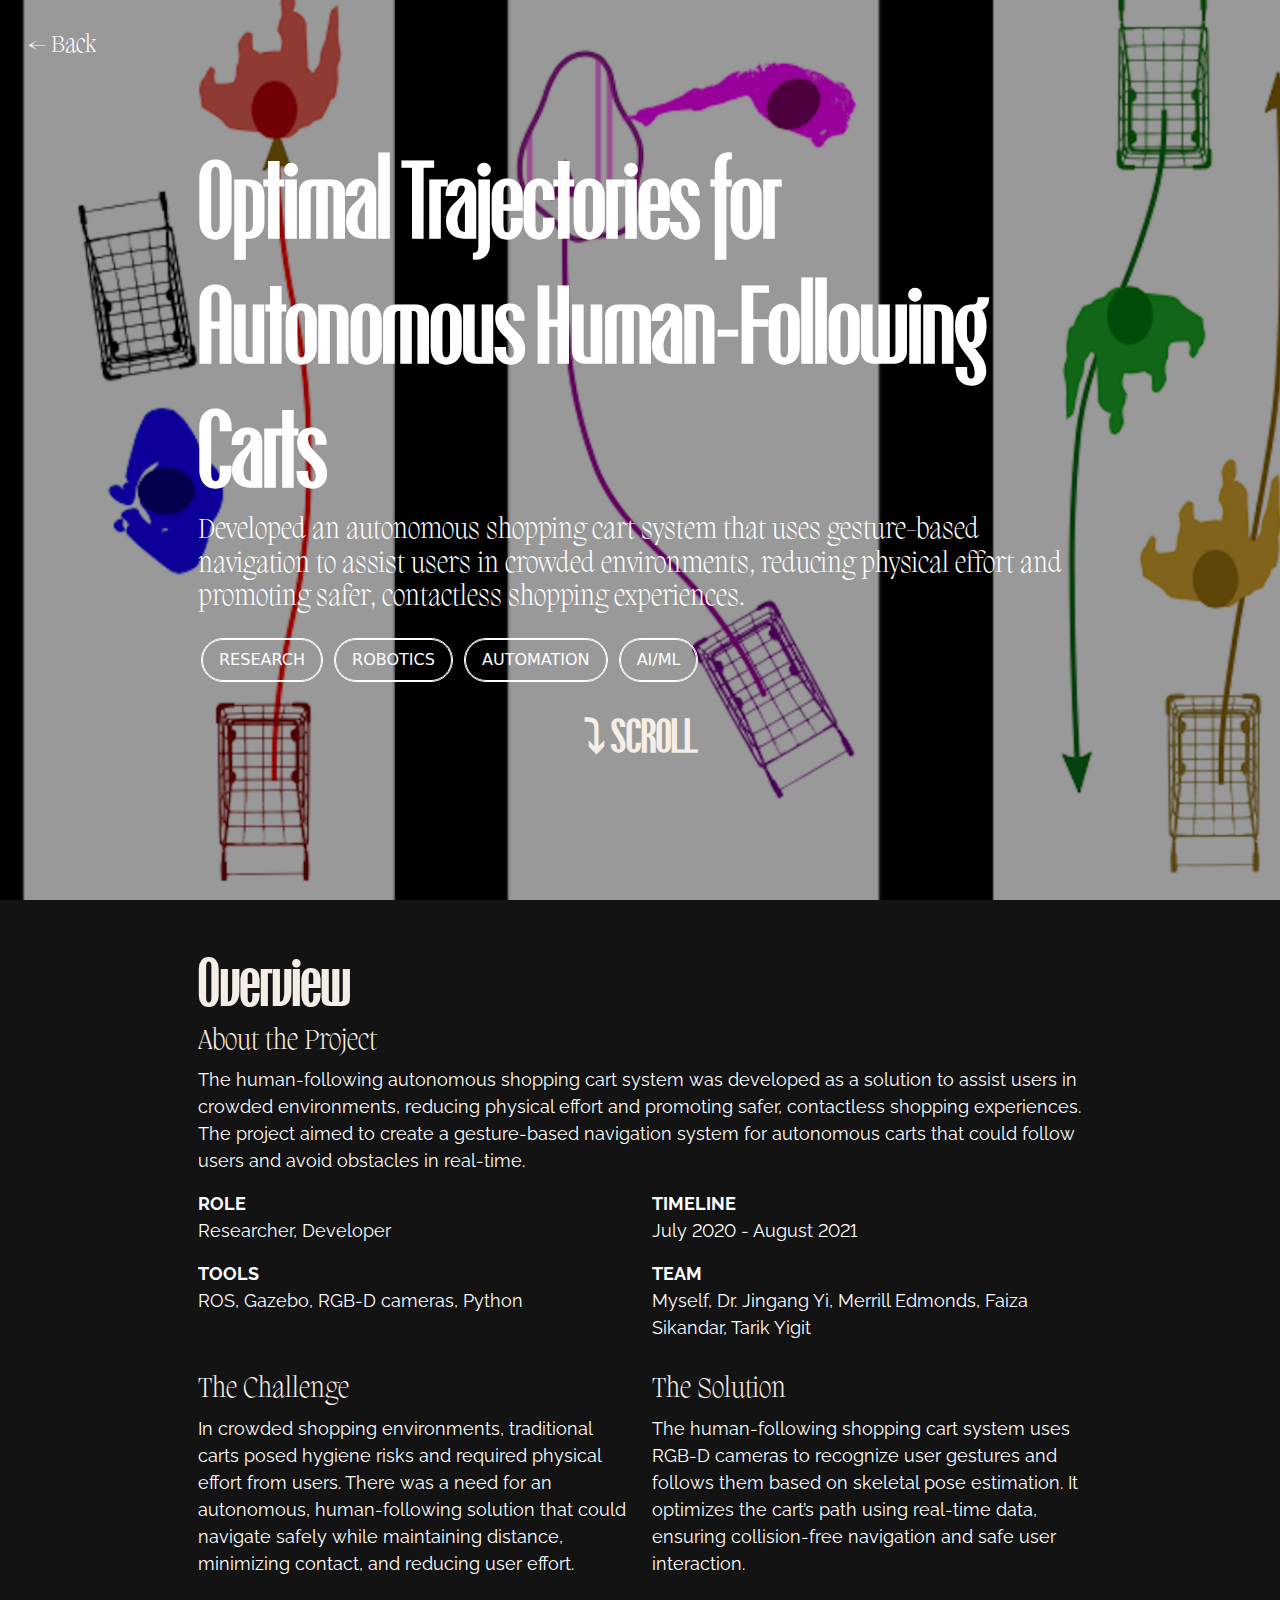
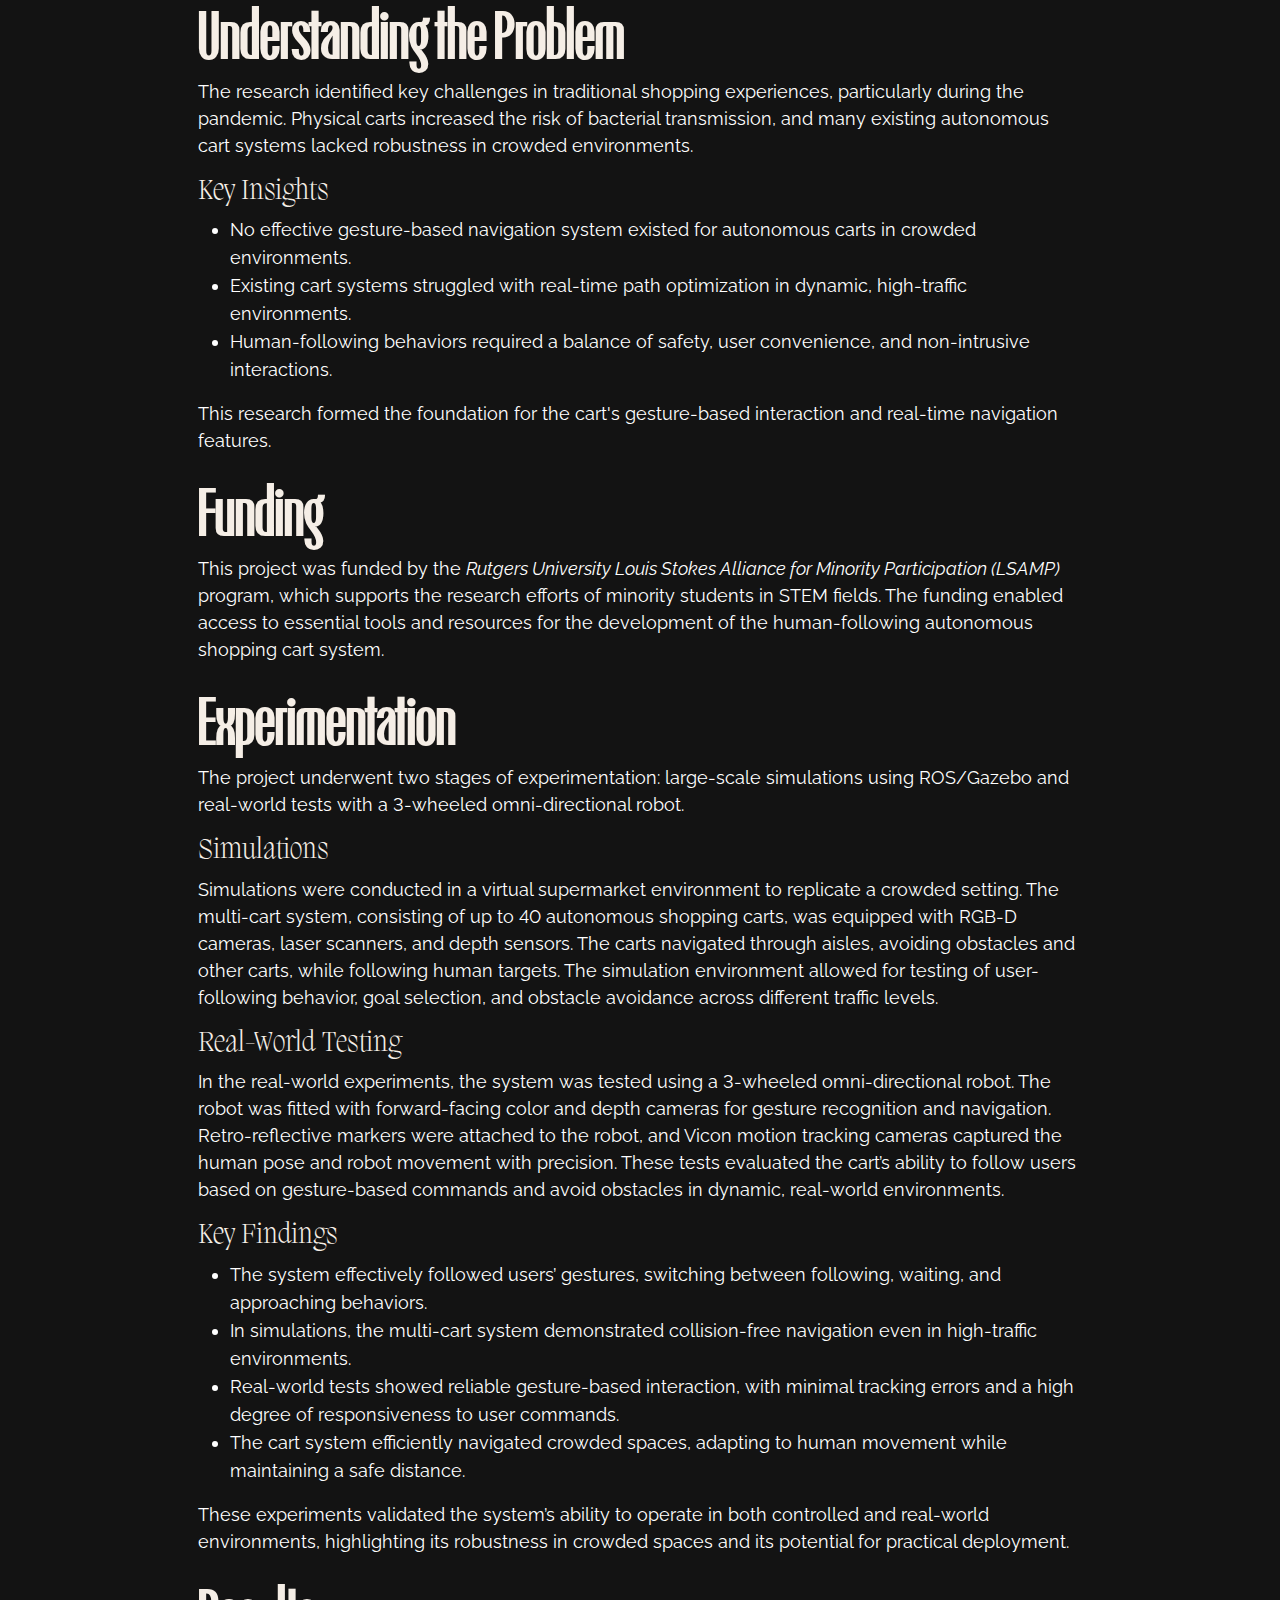
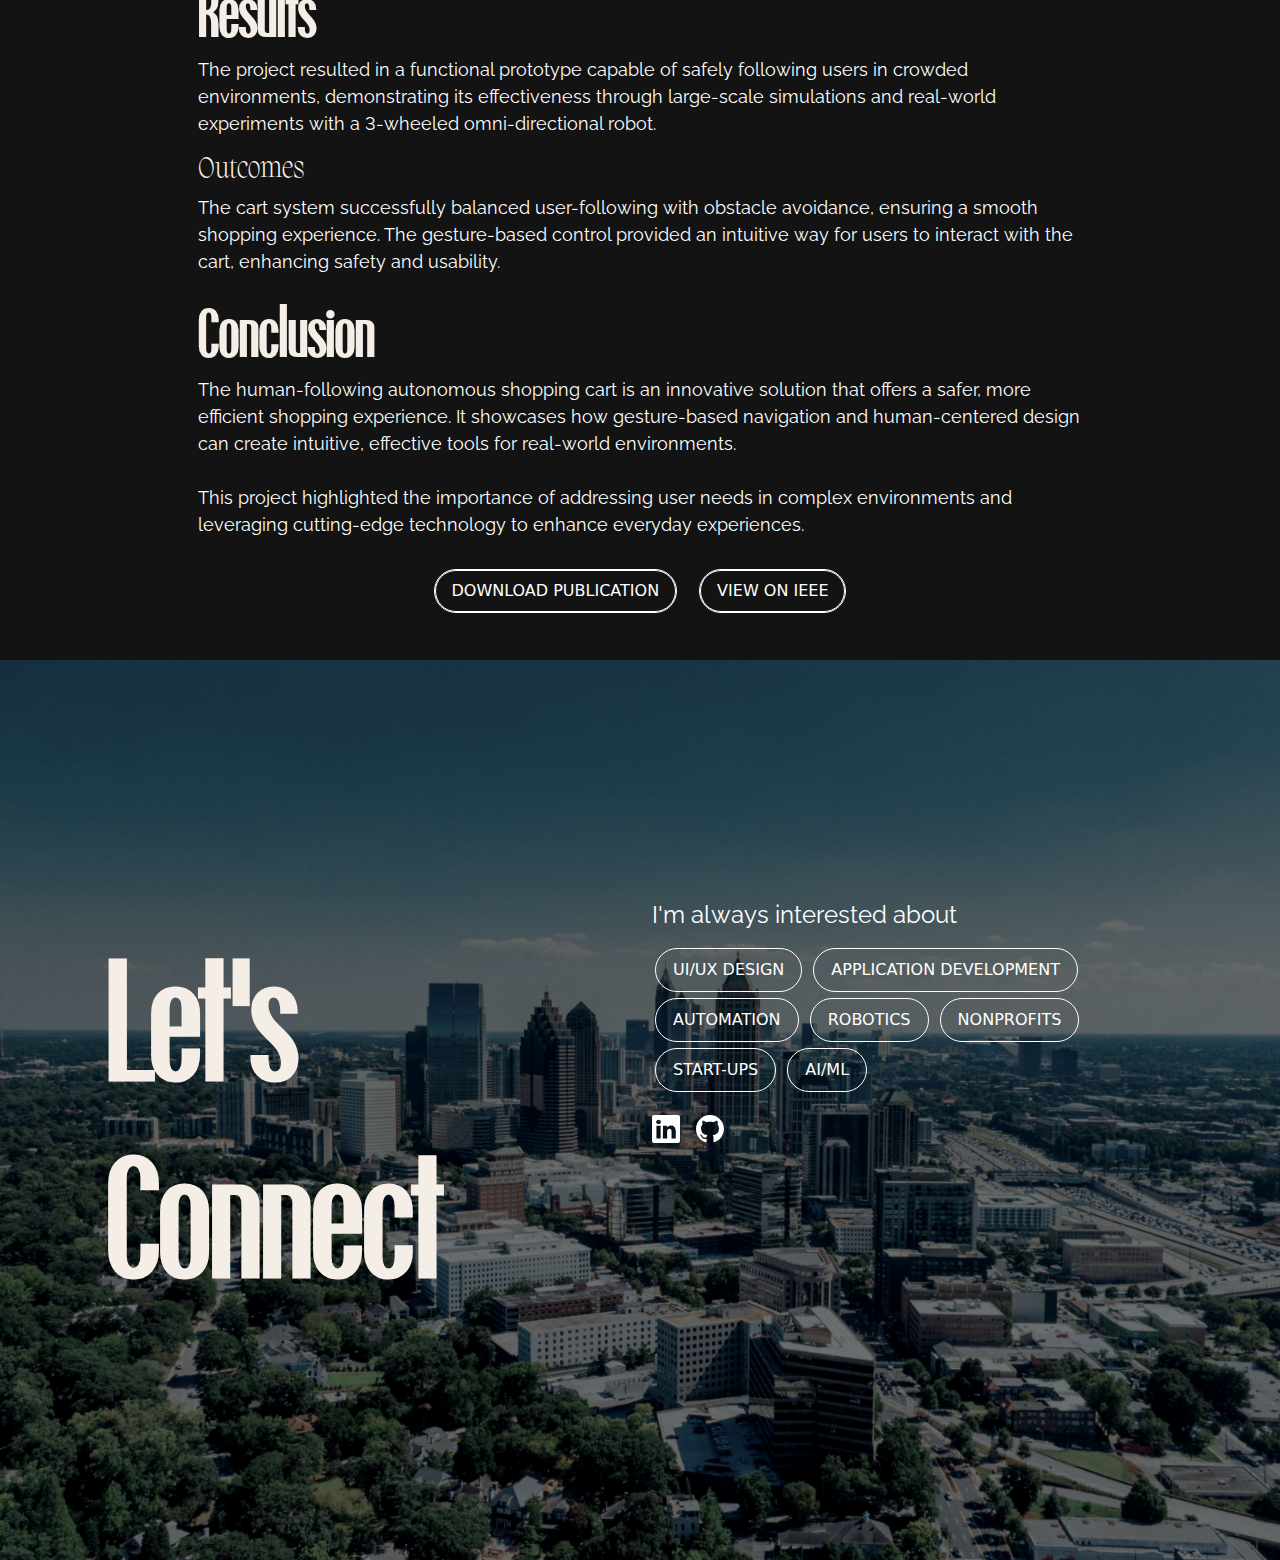
<file: human-following-cart.html>
<!DOCTYPE html>
<html lang="en">

<head>
  <meta charset="utf-8">
  <meta content="width=device-width, initial-scale=1.0" name="viewport">

  <title>Human-Following Carts | Victoria Hong</title>
  <meta content="" name="description">
  <meta content="" name="keywords">

  <!-- Google Fonts -->
  <link rel="preconnect" href="https://fonts.googleapis.com"> 
  <link rel="preconnect" href="https://fonts.gstatic.com" crossorigin> 
  <link href="https://fonts.googleapis.com/css2?family=Raleway:ital,wght@0,100..900;1,100..900&display=swap" rel="stylesheet">
  <link href="vendor/bootstrap/css/bootstrap.min.css" rel="stylesheet">
  <link href="vendor/bootstrap-icons/bootstrap-icons.css" rel="stylesheet">
  <link href="vendor/boxicons/css/boxicons.min.css" rel="stylesheet">
  <link href="vendor/glightbox/css/glightbox.min.css" rel="stylesheet">
  <link href="vendor/swiper/swiper-bundle.min.css" rel="stylesheet">

  <!-- Template Main CSS File -->
  <link href="style.css" rel="stylesheet">

<body>

<!-- ======= Header ======= -->
<header id="header" class="">
  <div class="d-flex justify-content-between">
    <div class="logo">
      <h1><a href="index.html">&#8592; Back</a></h1>
    </div>
  </div>
</header><!-- End Header -->

<!-- ======= Hero Section ======= -->
<section id="human-following-cart-hero" class="human-following-cart-hero hero-bg d-flex flex-column justify-content-center align-items-center">
  <div class="container human-following-cart-hero">
    <h1>Optimal Trajectories for Autonomous Human-Following Carts</h1>
    <h2>
      Developed an autonomous shopping cart system that uses gesture-based navigation to assist users in crowded environments, 
      reducing physical effort and promoting safer, contactless shopping experiences.
    </h2>
    <div style="padding-top: 16px;">
      <a class="btn btn-interests" style="margin: 0 .25em .5em;">Research</a>
      <a class="btn btn-interests" style="margin: 0 .25em .5em;">Robotics</a>
      <a class="btn btn-interests" style="margin: 0 .25em .5em;">Automation</a>
      <a class="btn btn-interests" style="margin: 0 .25em .5em;">AI/ML</a>
  </div>
    <div data-aos="fade-down" class="scrollto d-flex justify-content-center align-content-center">
      <a href="#human-following-cart">
        <h3 class="uppercase" style="padding-top:16px;">&#10549; scroll</h3>
      </a>
    </div>
  </div>
</section><!-- End Hero -->

<main id="main">
  <!-- ======= Details Section ======= -->
  <section id="human-following-cart" class="human-following-cart section-bg">
    <div class="container align-items-center">
      <div>
        <h1>Overview</h1>
        <h2>About the Project</h2>
        <div class="row">
          <div class="col-lg-12">
            <p>
              The human-following autonomous shopping cart system was developed as a solution to assist users in crowded environments, reducing physical effort and promoting safer, contactless shopping experiences. The project aimed to create a gesture-based navigation system for autonomous carts that could follow users and avoid obstacles in real-time.
            </p>
          </div>
          <div class="col-lg-6">
            <p>
              <b>ROLE</b>  
              <br>
              Researcher, Developer
            </p>
          </div>
          <div class="col-lg-6">
            <p>
              <b>TIMELINE</b>  
              <br>
              July 2020 - August 2021
            </p>
          </div>
          <div class="col-lg-6">
            <p>
              <b>TOOLS</b> 
              <br>
              ROS, Gazebo, RGB-D cameras, Python
            </p>
          </div>
          <div class="col-lg-6">
            <p>
              <b>TEAM</b> 
              <br>
              Myself, Dr. Jingang Yi, Merrill Edmonds, Faiza Sikandar, Tarik Yigit
            </p>
          </div>
        </div>
      </div>
  
      <div class="row" style="padding-top: 16px;">
        <div class="col-lg-6">
          <h2>The Challenge</h2> 
          <p>
            In crowded shopping environments, traditional carts posed hygiene risks and required physical effort from users. There was a need for an autonomous, human-following solution that could navigate safely while maintaining distance, minimizing contact, and reducing user effort.
          </p>
        </div>
        <div class="col-lg-6">
          <h2>The Solution</h2> 
          <p>
            The human-following shopping cart system uses RGB-D cameras to recognize user gestures and follows them based on skeletal pose estimation. It optimizes the cart’s path using real-time data, ensuring collision-free navigation and safe user interaction.
          </p>
        </div>
      </div>
    </div>
  
    <div class="container align-items-center">
      <div class="col-lg-12">
        <h1>Understanding the Problem</h1>
        <p>
          The research identified key challenges in traditional shopping experiences, particularly during the pandemic. Physical carts increased the risk of bacterial transmission, and many existing autonomous cart systems lacked robustness in crowded environments.
        </p>
        <h2>Key Insights</h2>
          <ul>
            <li>No effective gesture-based navigation system existed for autonomous carts in crowded environments.</li>
            <li>Existing cart systems struggled with real-time path optimization in dynamic, high-traffic environments.</li>
            <li>Human-following behaviors required a balance of safety, user convenience, and non-intrusive interactions.</li>
          </ul>
        <p>This research formed the foundation for the cart's gesture-based interaction and real-time navigation features.</p>
      </div>
    </div>

    <div class="container align-items-center">
      <div class="col-lg-12">
        <h1>Funding</h1>
        <p>
          This project was funded by the <i>Rutgers University Louis Stokes Alliance for Minority Participation (LSAMP)</i> program, which supports the research efforts of 
          minority students in STEM fields. The funding enabled access to essential tools and resources for the development of the human-following autonomous shopping cart system.
        </p>
      </div>
    </div>    

    <div class="container align-items-center">
      <div class="col-lg-12">
        <h1>Experimentation</h1>
        <p>
          The project underwent two stages of experimentation: large-scale simulations using ROS/Gazebo and real-world tests with a 3-wheeled omni-directional robot. 
        </p>
        <h2>Simulations</h2>
        <p>
          Simulations were conducted in a virtual supermarket environment to replicate a crowded setting. The multi-cart system, consisting of up to 40 autonomous shopping carts, was equipped with RGB-D cameras, laser scanners, and depth sensors. The carts navigated through aisles, avoiding obstacles and other carts, while following human targets. The simulation environment allowed for testing of user-following behavior, goal selection, and obstacle avoidance across different traffic levels.
        </p>
        <h2>Real-World Testing</h2>
        <p>
          In the real-world experiments, the system was tested using a 3-wheeled omni-directional robot. The robot was fitted with forward-facing color and depth cameras for gesture recognition and navigation. Retro-reflective markers were attached to the robot, and Vicon motion tracking cameras captured the human pose and robot movement with precision. These tests evaluated the cart’s ability to follow users based on gesture-based commands and avoid obstacles in dynamic, real-world environments.
        </p>
        <h2>Key Findings</h2>
        <ul>
          <li>The system effectively followed users’ gestures, switching between following, waiting, and approaching behaviors.</li>
          <li>In simulations, the multi-cart system demonstrated collision-free navigation even in high-traffic environments.</li>
          <li>Real-world tests showed reliable gesture-based interaction, with minimal tracking errors and a high degree of responsiveness to user commands.</li>
          <li>The cart system efficiently navigated crowded spaces, adapting to human movement while maintaining a safe distance.</li>
        </ul>
        <p>
          These experiments validated the system’s ability to operate in both controlled and real-world environments, highlighting its robustness in crowded spaces and its potential for practical deployment.
        </p>
      </div>
    </div>    
  
    <div class="container align-items-center">
      <div class="col-lg-12">
        <h1>Results</h1>
        <p>
          The project resulted in a functional prototype capable of safely following users in crowded environments, demonstrating its effectiveness through large-scale simulations and real-world experiments with a 3-wheeled omni-directional robot.
        </p>
        <div>
          <h2>Outcomes</h2>
          <p>
            The cart system successfully balanced user-following with obstacle avoidance, ensuring a smooth shopping experience. The gesture-based control provided an intuitive way for users to interact with the cart, enhancing safety and usability. 
          </p>
        </div>
      </div>
    </div>
  
    <div class="container align-items-center">
      <div class="col-lg-12">
        <h1>Conclusion</h1>
        <p>
          The human-following autonomous shopping cart is an innovative solution that offers a safer, more efficient shopping experience. It showcases how gesture-based navigation and human-centered design can create intuitive, effective tools for real-world environments.
          <br><br>
          This project highlighted the importance of addressing user needs in complex environments and leveraging cutting-edge technology to enhance everyday experiences.
        </p>
        <div class="d-flex algin-items-center justify-content-center" style="padding-top: 16px; gap: 16px;">
          <a href="/img/project/Human-Following-Cart/Optimal Trajectories Human-Following Carts copy.pdf" 
          class="btn" style="margin: 0 .25em .5em;" target="_blank" rel="noopener noreferrer">Download Publication</a>
          <a href="https://ieeexplore.ieee.org/document/9482934/keywords#keywords" 
            class="btn" style="margin: 0 .25em .5em;" target="_blank" rel="noopener noreferrer">View on IEEE</a>
        </div>
      </div>
    </div>
  </section>
  
  </main><!-- End #main -->

<!-- ======= Footer ======= -->
<footer id="footer" class="d-flex flex-column justify-content-center align-items-center">
  <div class="container row" data-aos="fade-up">
      <div class="col-md-6">
          <h1 class="uppercase">
              <div>Let's</div>
              <div>Connect</div>
          </h1>
      </div>
      <div class="col-md-6">
          <div>
              <p>I'm always interested about</p>
              <div>
                  <a class="btn btn-interests">UI/UX Design</a>
                  <a class="btn btn-interests">Application Development</a>
                  <a class="btn btn-interests">Automation</a>
                  <a class="btn btn-interests">Robotics</a>
                  <a class="btn btn-interests">Nonprofits</a>
                  <a class="btn btn-interests">Start-ups</a>
                  <a class="btn btn-interests">AI/ML</a>
              </div>
          </div>
          <div style="padding-top: 16px;">
            <div style="display: flex; gap: 16px;">
              <a href="https://www.linkedin.com/in/victoriakhong/" style="cursor: pointer;">
                <svg xmlns="http://www.w3.org/2000/svg" width="28" height="28" fill="currentColor" class="bi bi-linkedin linkedin-icon" viewBox="0 0 16 16">
                  <path d="M0 1.146C0 .513.526 0 1.175 0h13.65C15.474 0 16 .513 16 1.146v13.708c0 .633-.526 1.146-1.175 1.146H1.175C.526 16 0 15.487 0 14.854zm4.943 12.248V6.169H2.542v7.225zm-1.2-8.212c.837 0 1.358-.554 1.358-1.248-.015-.709-.52-1.248-1.342-1.248S2.4 3.226 2.4 3.934c0 .694.521 1.248 1.327 1.248zm4.908 8.212V9.359c0-.216.016-.432.08-.586.173-.431.568-.878 1.232-.878.869 0 1.216.662 1.216 1.634v3.865h2.401V9.25c0-2.22-1.184-3.252-2.764-3.252-1.274 0-1.845.7-2.165 1.193v.025h-.016l.016-.025V6.169h-2.4c.03.678 0 7.225 0 7.225z"/>
                </svg>
              </a>
              <a href="https://github.com/vkh12" style="cursor: pointer;">
                <svg xmlns="http://www.w3.org/2000/svg" width="28" height="28" fill="currentColor" class="bi bi-github github-icon" viewBox="0 0 16 16">
                  <path d="M8 0C3.58 0 0 3.58 0 8c0 3.54 2.29 6.53 5.47 7.59.4.07.55-.17.55-.38 0-.19-.01-.82-.01-1.49-2.01.37-2.53-.49-2.69-.94-.09-.23-.48-.94-.82-1.13-.28-.15-.68-.52-.01-.53.63-.01 1.08.58 1.23.82.72 1.21 1.87.87 2.33.66.07-.52.28-.87.51-1.07-1.78-.2-3.64-.89-3.64-3.95 0-.87.31-1.59.82-2.15-.08-.2-.36-1.02.08-2.12 0 0 .67-.21 2.2.82.64-.18 1.32-.27 2-.27.68 0 1.36.09 2 .27 1.53-1.04 2.2-.82 2.2-.82.44 1.1.16 1.92.08 2.12.51.56.82 1.27.82 2.15 0 3.07-1.87 3.75-3.65 3.95.29.25.54.73.54 1.48 0 1.07-.01 1.93-.01 2.19 0 .21.15.46.55.38A8.01 8.01 0 0016 8c0-4.42-3.58-8-8-8z"/>
                </svg>
              </a>
            </div>
          </div>
      </div>
  </div>
</footer><!-- End Footer -->

<!-- Vendor JS Files -->
<script src="vendor/aos/aos.js"></script>
<script src="vendor/bootstrap/js/bootstrap.bundle.min.js"></script>
<script src="vendor/glightbox/js/glightbox.min.js"></script>
<script src="vendor/isotope-layout/isotope.pkgd.min.js"></script>
<script src="vendor/swiper/swiper-bundle.min.js"></script>
<script src="vendor/php-email-form/validate.js"></script>

<!-- Template Main JS File -->
<script src="main.js"></script>

</body>

</html>
</file>
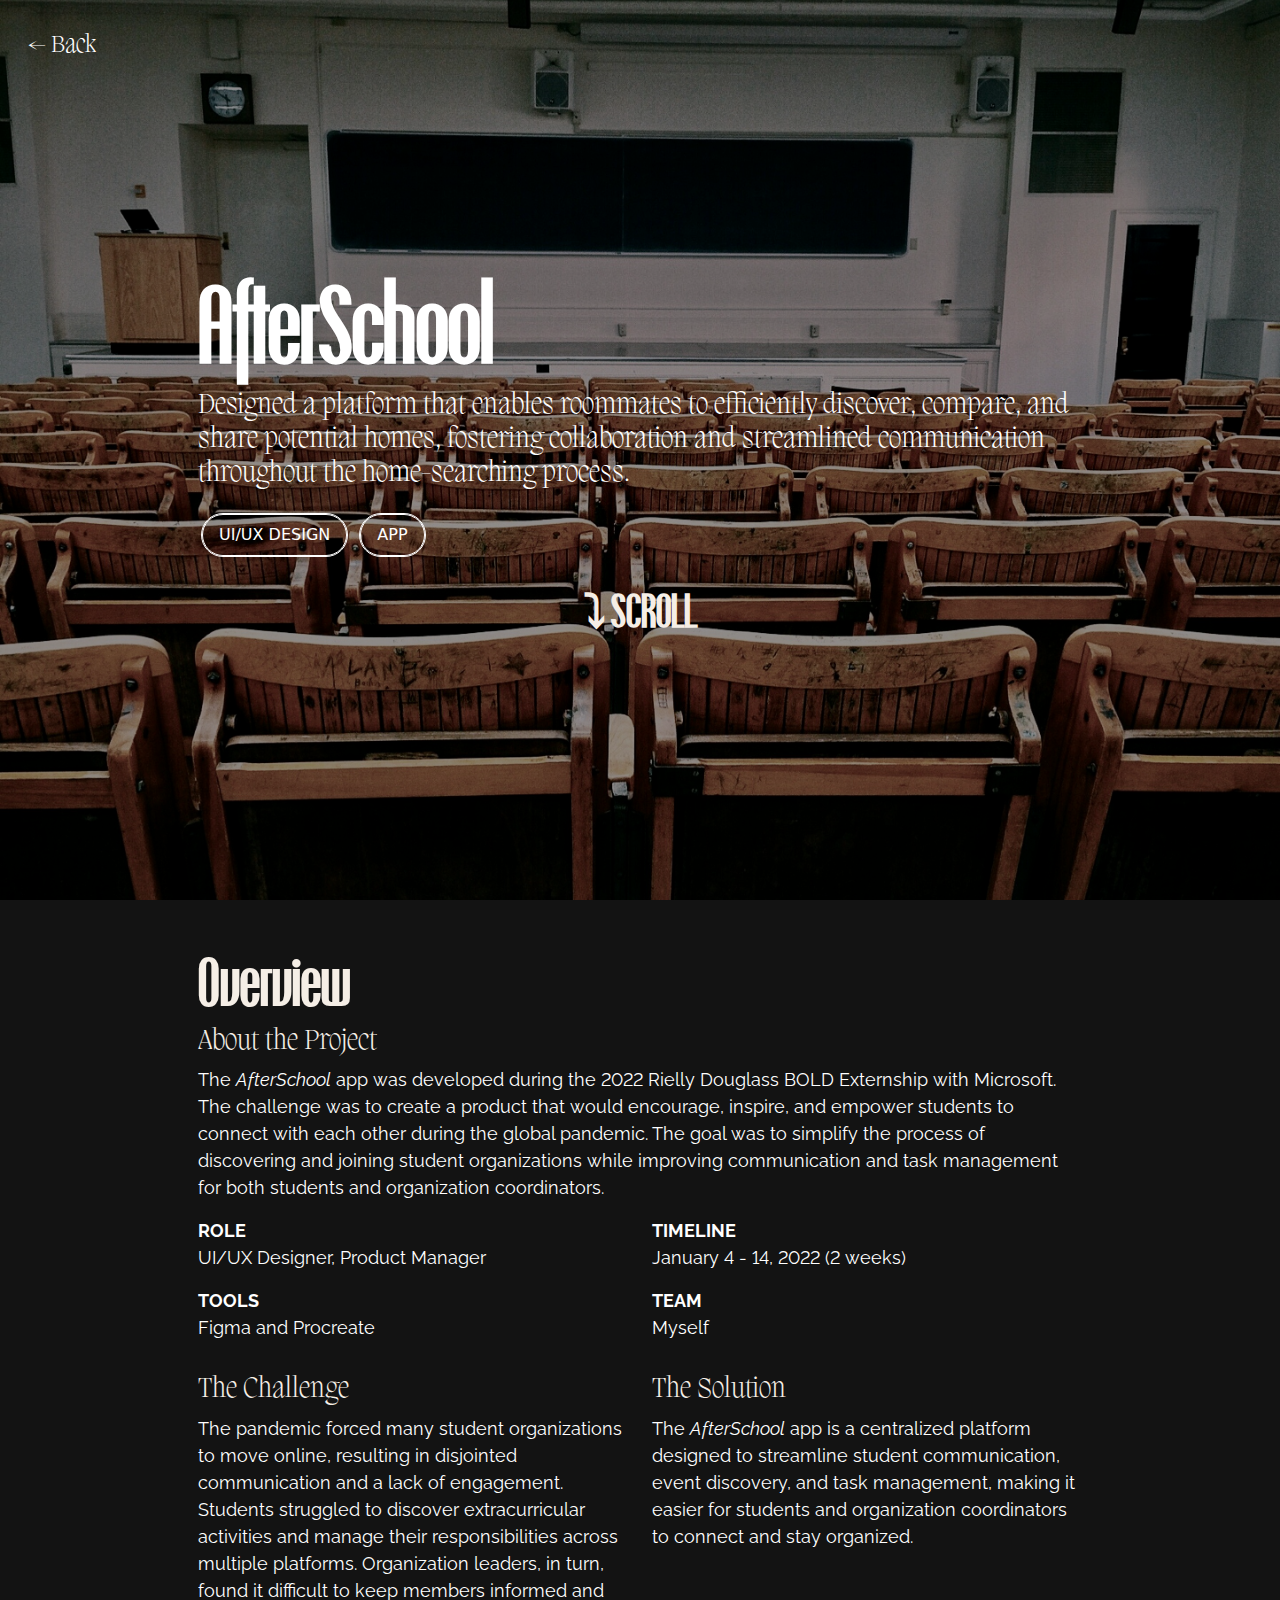
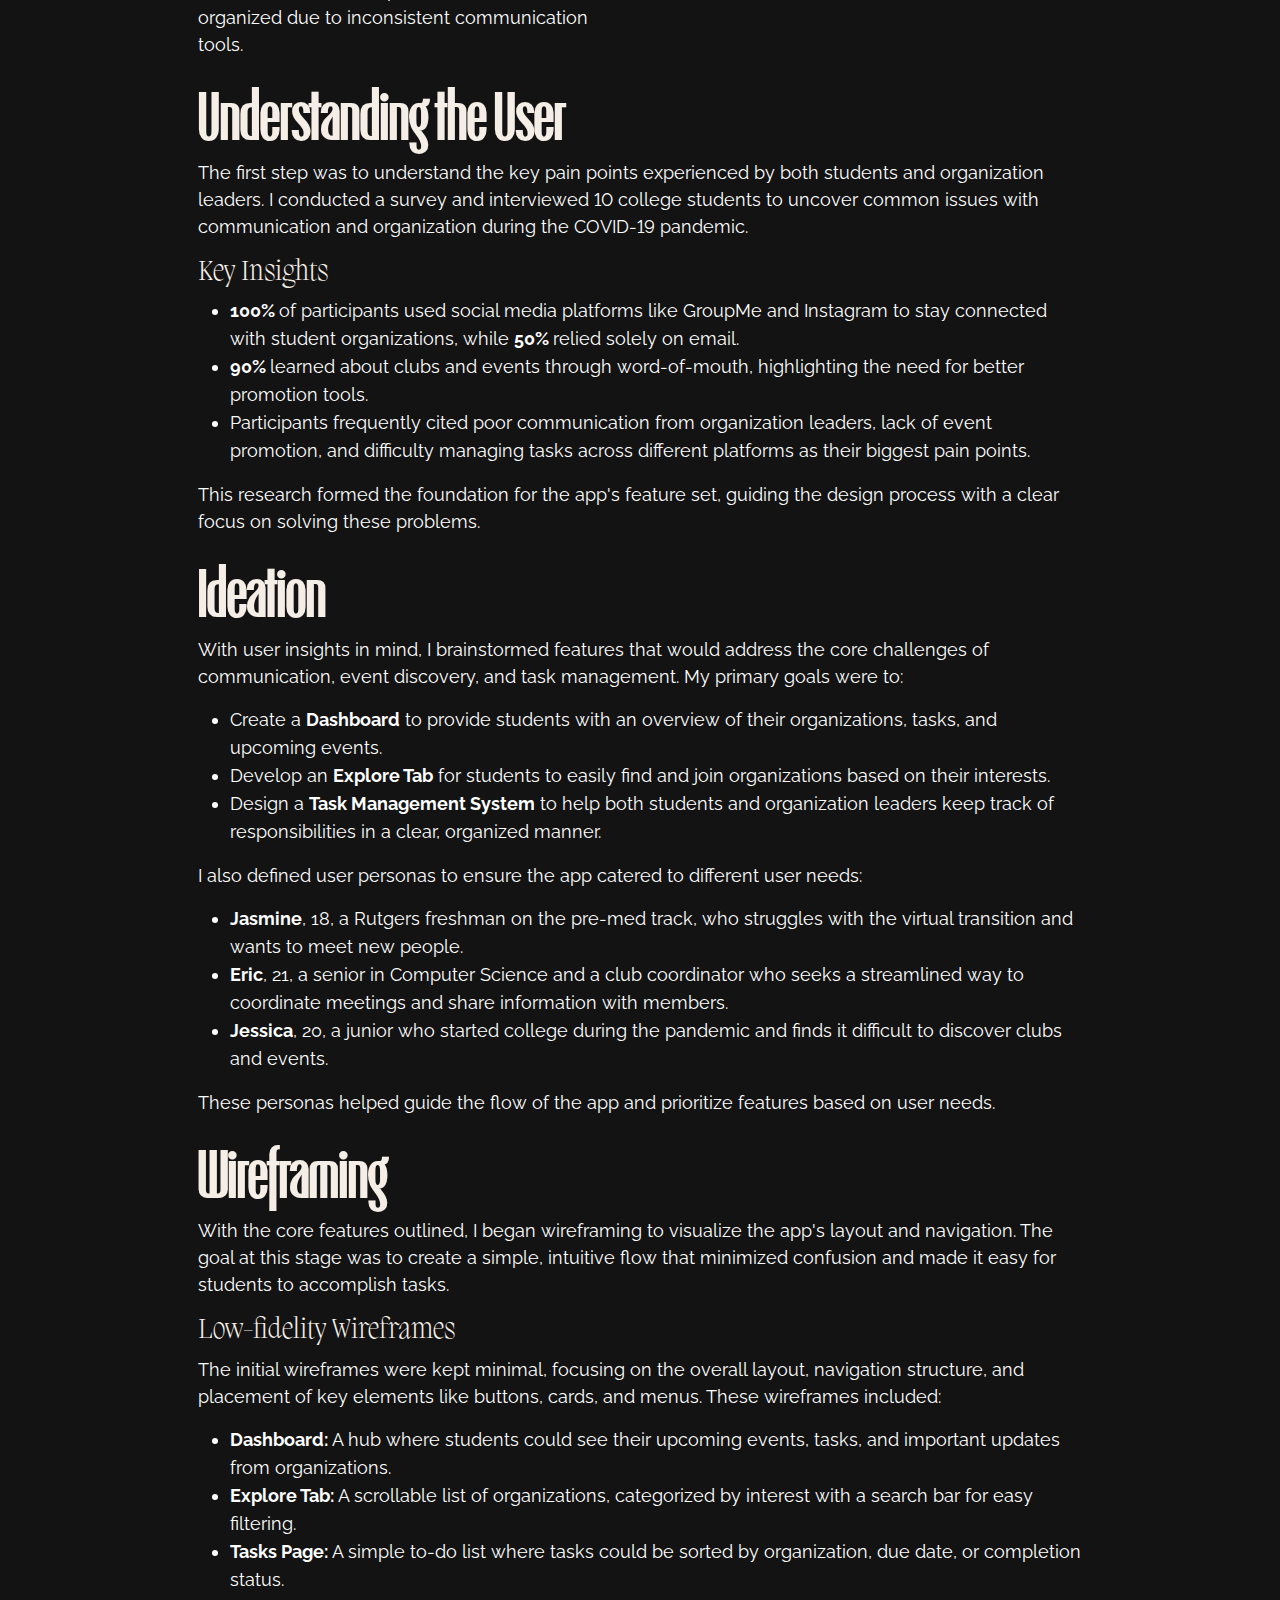
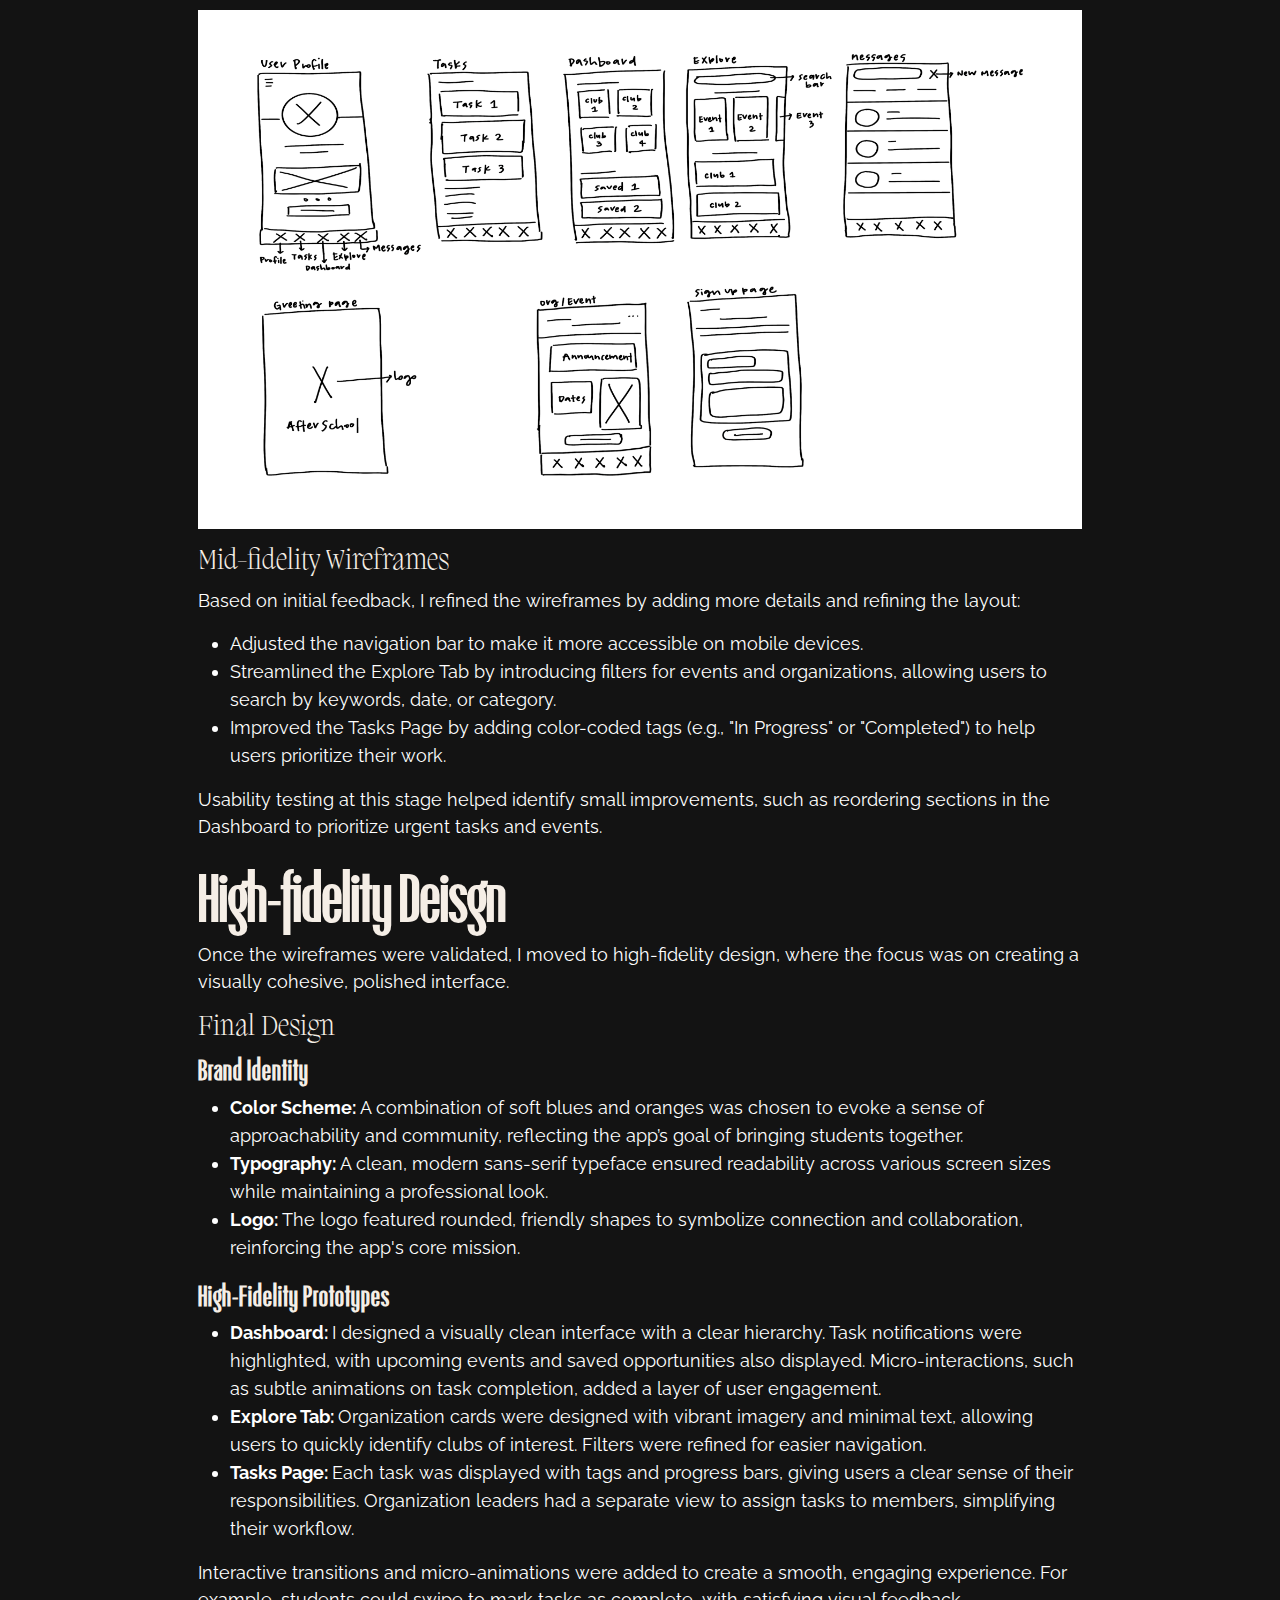
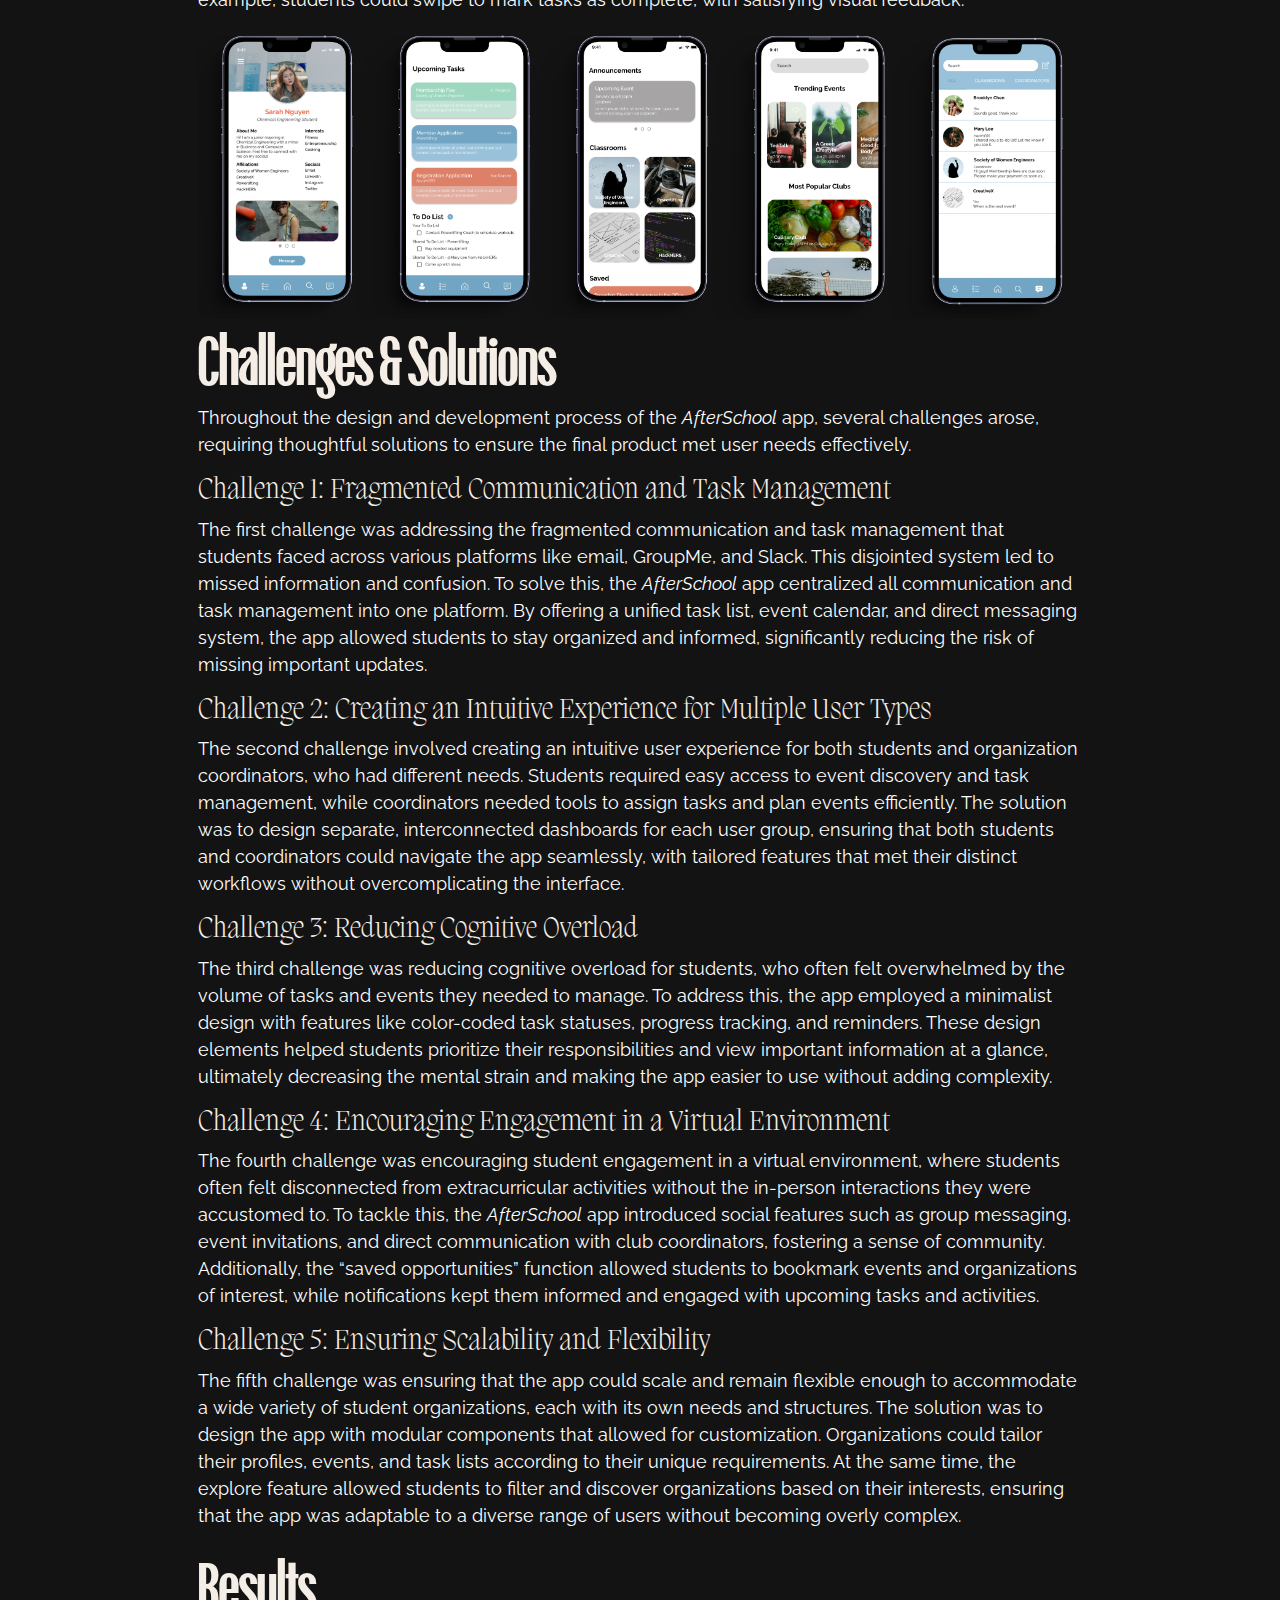
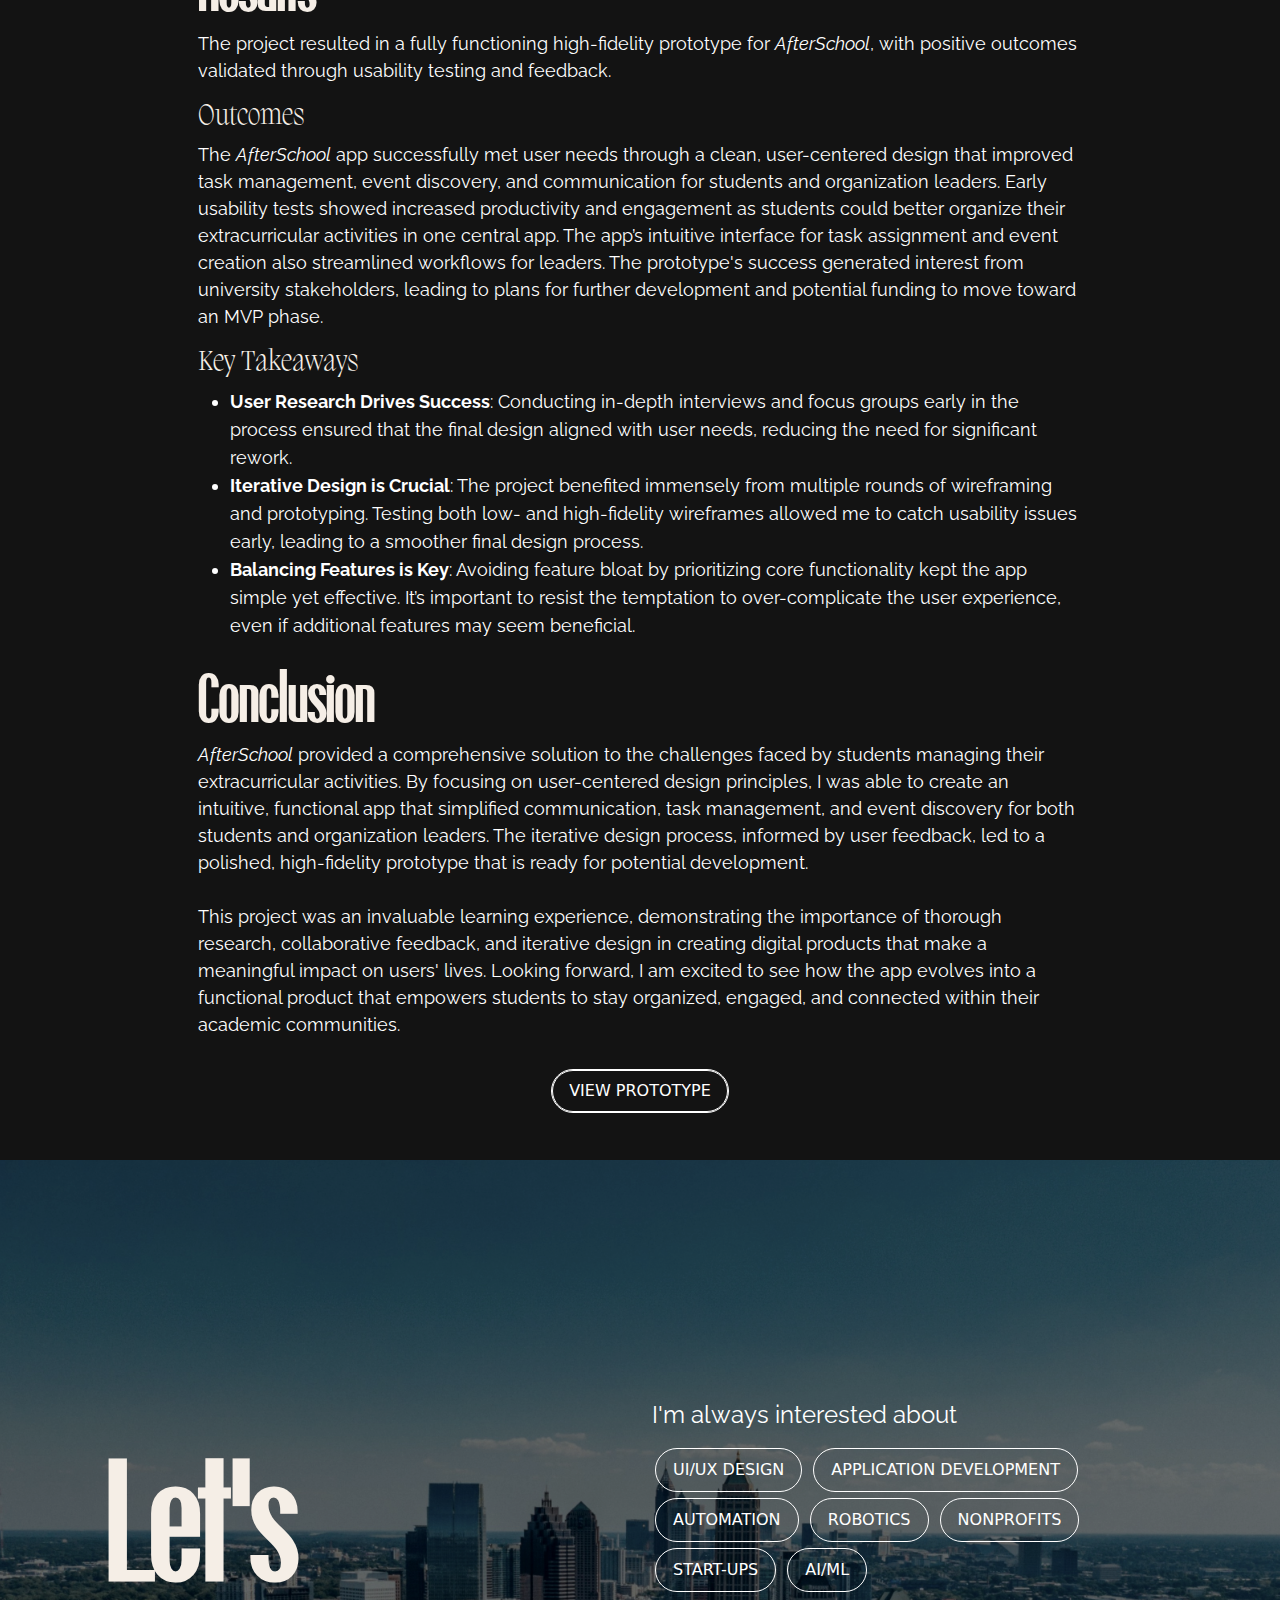
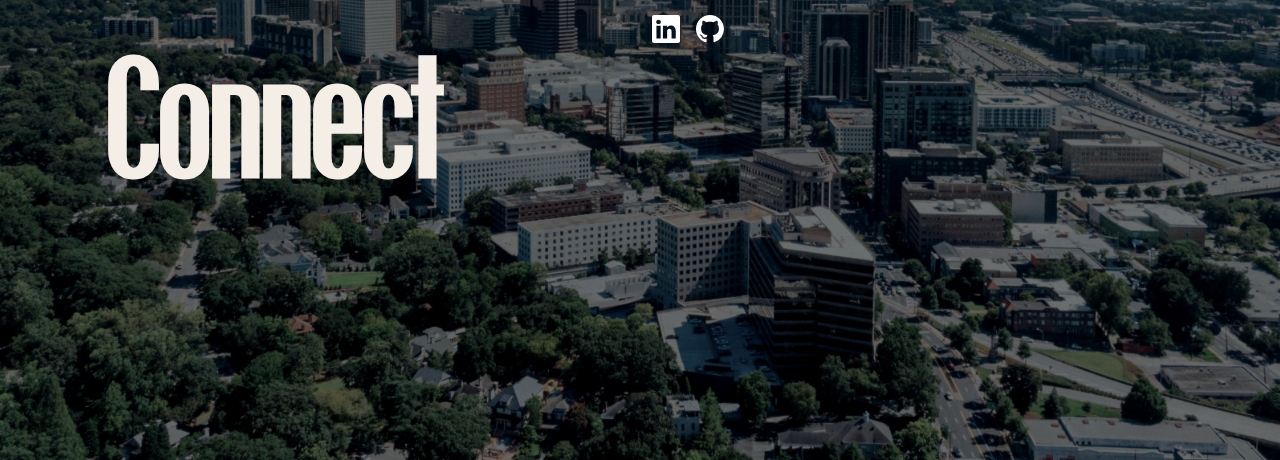
<file: priceline.html>
<!DOCTYPE html>
<html lang="en">

<head>
  <meta charset="utf-8">
  <meta content="width=device-width, initial-scale=1.0" name="viewport">

  <title>Virtual Vendors | Victoria Hong</title>
  <meta content="" name="description">
  <meta content="" name="keywords">

  <!-- Google Fonts -->
  <link rel="preconnect" href="https://fonts.googleapis.com"> 
  <link rel="preconnect" href="https://fonts.gstatic.com" crossorigin> 
  <link href="https://fonts.googleapis.com/css2?family=Raleway:ital,wght@0,100..900;1,100..900&display=swap" rel="stylesheet">
  <link href="vendor/bootstrap/css/bootstrap.min.css" rel="stylesheet">
  <link href="vendor/bootstrap-icons/bootstrap-icons.css" rel="stylesheet">
  <link href="vendor/boxicons/css/boxicons.min.css" rel="stylesheet">
  <link href="vendor/glightbox/css/glightbox.min.css" rel="stylesheet">
  <link href="vendor/swiper/swiper-bundle.min.css" rel="stylesheet">

  <!-- Template Main CSS File -->
  <link href="style.css" rel="stylesheet">

<body>

<!-- ======= Header ======= -->
<header id="header" class="">
  <div class="d-flex justify-content-between">
    <div class="logo">
      <h1><a href="index.html">&#8592; Back</a></h1>
    </div>
  </div>
</header><!-- End Header -->

<!-- ======= Hero Section ======= -->
<section id="afterschool-hero" class="afterschool-hero hero-bg d-flex flex-column justify-content-center align-items-center">
  <div class="container afterschool-hero">
    <h1>AfterSchool</h1>
    <h2>
      Designed a platform that enables roommates to efficiently discover, compare, and share potential homes, fostering collaboration and streamlined communication throughout the home-searching process.
    </h2>
    <div style="padding-top: 16px;">
      <a href="" class="btn" style="margin: 0 .25em .5em;">UI/UX Design</a>
      <a href="" class="btn " style="margin: 0 .25em .5em;">App</a>
    </div>
    <div data-aos="fade-down" class="scrollto d-flex justify-content-center align-content-center">
      <a href="#afterschool">
        <h3 class="uppercase" style="padding-top:16px;">&#10549; scroll</h3>
      </a>
    </div>
  </div>
</section><!-- End Hero -->

<main id="main">
  <!-- ======= Details Section ======= -->
    <section id="afterschool" class="afterschool section-bg">
      <div class="container align-items-center">
        <div>
          <h1>Overview</h1>
          <h2>About the Project</h2>
          <div class="row">
            <div class="col-lg-12">
              <p>
                The <i>AfterSchool</i> app was developed during the 2022 Rielly Douglass BOLD Externship with Microsoft. 
                The challenge was to create a product that would encourage, inspire, and empower students to 
                connect with each other during the global pandemic. The goal was to simplify the process of 
                discovering and joining student organizations while improving communication and task 
                management for both students and organization coordinators.
              </p>
            </div>
            <div class="col-lg-6">
              <p>
                <b>ROLE</b>  
                <br>
                UI/UX Designer, Product Manager 
              </p>
            </div>
            <div class="col-lg-6">
              <p>
                <b>TIMELINE</b>  
                <br>
                January 4 - 14, 2022 (2 weeks)
              </p>
            </div>
            <div class="col-lg-6">
              <p>
                <b>TOOLS</b> 
                <br>
                Figma and Procreate 
                </p>
            </div>
            <div class="col-lg-6">
              <p>
                <b>TEAM</b> 
                <br>
                Myself
              </p>
            </div>
          </div>
        </div>

        <div class="row" style="padding-top: 16px;">
          <div class="col-lg-6">
            <h2>The Challenge</h2> 
            <p>
              The pandemic forced many student organizations to move online, resulting in disjointed communication 
              and a lack of engagement. Students struggled to discover extracurricular activities and manage their 
              responsibilities across multiple platforms. Organization leaders, in turn, found it difficult to keep 
              members informed and organized due to inconsistent communication tools.
            </p>
          </div>
          <div class="col-lg-6">
            <h2>The Solution</h2> 
            <p>
              The <i>AfterSchool</i> app is a centralized platform designed to streamline student communication, event discovery, and task management, making it easier for students and organization coordinators to connect and stay organized.
            </p>
          </div>
        </div>
      </div>

      <div class="container align-items-center">
        <div class="col-lg-12">
          <h1>Understanding the User</h1>
          <p>
            The first step was to understand the key pain points experienced by both students and organization leaders. 
            I conducted a survey and interviewed 10 college students to uncover common 
            issues with communication and organization during the COVID-19 pandemic.
          </p>
          <h2>Key Insights</h2>
            <ul>
              <li><b>100% </b>of participants used social media platforms like GroupMe and Instagram to stay connected 
                with student organizations, while <b>50% </b>relied solely on email.
              </li>
              <li><b>90% </b>learned about clubs and events through word-of-mouth, highlighting the need for better 
                promotion tools.
              </li>
              <li>Participants frequently cited poor communication from organization leaders, lack of event promotion,
                 and difficulty managing tasks across different platforms as their biggest pain points.</li>
            </ul>
          <p>This research formed the foundation for the app's feature set, guiding the design process with a clear focus 
            on solving these problems.</p>
        </div>
      </div>

      <div class="container algin-items-center">
        <div class="col-lg-12">
          <h1>Ideation</h1>
          <div>
            <p>With user insights in mind, I brainstormed features that would address the core challenges of 
              communication, event discovery, and task management. My primary goals were to:
            </p>
            <ul>
              <li>Create a <b>Dashboard</b> to provide students with an overview of their organizations, tasks, and upcoming events.</li>
              <li>Develop an <b>Explore Tab</b> for students to easily find and join organizations based on their interests.</li>
              <li>Design a <b>Task Management System</b> to help both students and organization leaders keep track of responsibilities in a clear, organized manner.</li>
            </ul>
            <p>
              I also defined user personas to ensure the app catered to different user needs:
            </p>
            <ul>
              <li><b>Jasmine</b>, 18, a Rutgers freshman on the pre-med track, who struggles with the virtual transition and wants to meet new people.</li>
              <li><b>Eric</b>, 21, a senior in Computer Science and a club coordinator who seeks a streamlined way to coordinate meetings and share information with members.</li>
              <li><b>Jessica</b>, 20, a junior who started college during the pandemic and finds it difficult to discover clubs and events.</li>
            </ul>
            <p>These personas helped guide the flow of the app and prioritize features based on user needs.</p>
          </div>
          <div>
            <h1>Wireframing</h1>
            <p>
              With the core features outlined, I began wireframing to visualize the app's layout and navigation. The goal at this stage was to create a simple, 
              intuitive flow that minimized confusion and made it easy for students to accomplish tasks.
            </p>
            <h2>Low-fidelity Wireframes</h2>
            <p>The initial wireframes were kept minimal, focusing on the overall layout, navigation structure, and placement of key elements like buttons, cards, 
              and menus. These wireframes included:</p>
            <ul>
              <li><b>Dashboard: </b>
                A hub where students could see their upcoming events, tasks, and important updates from organizations.
              </li>
              <li><b>Explore Tab: </b>
                A scrollable list of organizations, categorized by interest with a search bar for easy filtering.
              </li>
              <li><b>Tasks Page: </b>
                A simple to-do list where tasks could be sorted by organization, due date, or completion status.
              </li>
            </ul>
            <img src="img/project/AfterSchool/Sketches.png" class="img-fluid" alt="Lofi Design" style="padding-bottom: 16px;">
            <h2>Mid-fidelity Wireframes</h2>
            <p>Based on initial feedback, I refined the wireframes by adding more details and refining the layout:</p>
            <ul>
              <li>
                Adjusted the navigation bar to make it more accessible on mobile devices.
              </li>
              <li>
                Streamlined the Explore Tab by introducing filters for events and organizations, allowing users to search by keywords, date, or category.              </li>
              <li>
                Improved the Tasks Page by adding color-coded tags (e.g., "In Progress" or "Completed") to help users prioritize their work.
              </li>
            </ul>
            <p>
              Usability testing at this stage helped identify small improvements, such as reordering sections in the Dashboard to prioritize urgent tasks and events.
            </p>
          </div>

          </div>
            <div class="col-lg-12">
              <h1>High-fidelity Deisgn</h1>
              <p>Once the wireframes were validated, I moved to high-fidelity design, where the focus was on creating a visually cohesive, polished interface.</p>
              <h2>Final Design</h2>
              <h3>Brand Identity</h3>
              <ul>
                <li><b>Color Scheme: </b>
                  A combination of soft blues and oranges was chosen to evoke a sense of approachability and community, reflecting the app’s goal of bringing students together.                
                </li>
                <li><b>Typography: </b>
                  A clean, modern sans-serif typeface ensured readability across various screen sizes while maintaining a professional look.
                </li>
                <li><b>Logo: </b>
                  The logo featured rounded, friendly shapes to symbolize connection and collaboration, reinforcing the app's core mission.
                </li>
              </ul>
              <h3>High-Fidelity Prototypes</h3>
              <ul>
                <li><b>Dashboard: </b>
                  I designed a visually clean interface with a clear hierarchy. Task notifications were highlighted, with upcoming events and saved opportunities also displayed. Micro-interactions, such as subtle animations on task completion, added a layer of user engagement.                
                </li>
                <li><b>Explore Tab: </b>
                  Organization cards were designed with vibrant imagery and minimal text, allowing users to quickly identify clubs of interest. Filters were refined for easier navigation.                
                </li>
                <li><b>Tasks Page: </b>
                  Each task was displayed with tags and progress bars, giving users a clear sense of their responsibilities. Organization leaders had a separate view to assign tasks to members, simplifying their workflow.                </li>
              </ul>
              <p>Interactive transitions and micro-animations were added to create a smooth, engaging experience. For example, students could swipe to mark tasks as complete, with satisfying visual feedback.</p>
              <img src="img/project/AfterSchool/Hifi.png" class="img-fluid" alt="Hifi Design">
            </div>
          </div>
        </div>
      </div>

      <div class="container algin-items-center">
        <div class="col-lg-12">
          <h1>Challenges & Solutions</h1>
          <p>Throughout the design and development process of the <i>AfterSchool</i> app, several challenges arose, requiring thoughtful solutions 
            to ensure the final product met user needs effectively.</p>
          <div>
            <h2>Challenge 1: Fragmented Communication and Task Management</h2>
            <p>
              The first challenge was addressing the fragmented communication and task management that students faced across various platforms like email, GroupMe, and Slack. This disjointed system led to missed information and confusion. To solve this, the <i>AfterSchool</i> app centralized all communication and task management into one platform. By offering a unified task list, event calendar, and direct messaging system, the app allowed students to stay organized and informed, significantly reducing the risk of missing important updates.
            </p>
          </div>
          <div>
            <h2>Challenge 2: Creating an Intuitive Experience for Multiple User Types</h2>
            <p>
              The second challenge involved creating an intuitive user experience for both students and organization coordinators, who had different needs. Students required easy access to event discovery and task management, while coordinators needed tools to assign tasks and plan events efficiently. The solution was to design separate, interconnected dashboards for each user group, ensuring that both students and coordinators could navigate the app seamlessly, with tailored features that met their distinct workflows without overcomplicating the interface.
          </div>
          <div>
            <h2>Challenge 3: Reducing Cognitive Overload</h2>
            <p>
              The third challenge was reducing cognitive overload for students, who often felt overwhelmed by the volume of tasks and events they needed to manage. To address this, the app employed a minimalist design with features like color-coded task statuses, progress tracking, and reminders. These design elements helped students prioritize their responsibilities and view important information at a glance, ultimately decreasing the mental strain and making the app easier to use without adding complexity.
            </p>
          </div>
          <div>
            <h2>Challenge 4: Encouraging Engagement in a Virtual Environment</h2>
            <p>
              The fourth challenge was encouraging student engagement in a virtual environment, where students often felt disconnected from extracurricular activities without the in-person interactions they were accustomed to. To tackle this, the <i>AfterSchool</i> app introduced social features such as group messaging, event invitations, and direct communication with club coordinators, fostering a sense of community. Additionally, the “saved opportunities” function allowed students to bookmark events and organizations of interest, while notifications kept them informed and engaged with upcoming tasks and activities.            </p>
          </div>
          <div>
            <h2>Challenge 5: Ensuring Scalability and Flexibility</h2>
            <p>
              The fifth challenge was ensuring that the app could scale and remain flexible enough to accommodate a wide variety of student organizations, each with its own needs and structures. The solution was to design the app with modular components that allowed for customization. Organizations could tailor their profiles, events, and task lists according to their unique requirements. At the same time, the explore feature allowed students to filter and discover organizations based on their interests, ensuring that the app was adaptable to a diverse range of users without becoming overly complex.            </p>
          </div>
        </div>
      </div>

      <div class="container algin-items-center">
        <div class="col-lg-12">
          <h1>Results</h1>
          <p>
            The project resulted in a fully functioning high-fidelity prototype for <i>AfterSchool</i>, with positive outcomes validated 
            through usability testing and feedback.          
          </p>
          <div>
            <h2>Outcomes</h2>
            <p>
              The <i>AfterSchool</i> app successfully met user needs through a clean, user-centered design that improved task management, 
              event discovery, and communication for students and organization leaders. Early usability tests showed increased productivity 
              and engagement as students could better organize their extracurricular activities in one central app. The app’s intuitive 
              interface for task assignment and event creation also streamlined workflows for leaders. The prototype's success generated 
              interest from university stakeholders, leading to plans for further development and potential funding to move toward an MVP phase.
            </p>
          </div>
          <div>
            <h2>Key Takeaways</h2>
            <ul>
              <li><b>User Research Drives Success</b>: 
                Conducting in-depth interviews and focus groups early in the process ensured that the final design aligned with user 
                needs, reducing the need for significant rework.              
              </li>
              <li><b>Iterative Design is Crucial</b>: 
                The project benefited immensely from multiple rounds of wireframing and prototyping. Testing both low- and high-fidelity 
                wireframes allowed me to catch usability issues early, leading to a smoother final design process.              
              </li>
              <li><b>Balancing Features is Key</b>: 
                Avoiding feature bloat by prioritizing core functionality kept the app simple yet effective. It’s important to resist 
                the temptation to over-complicate the user experience, even if additional features may seem beneficial.              
              </li>
            </ul>
          </div>
        </div>
      </div>

      <div class="container algin-items-center">
        <div class="col-lg-12">
          <h1>Conclusion</h1>
          <p>
            <i>AfterSchool</i> provided a comprehensive solution to the challenges faced by students managing their extracurricular activities. 
            By focusing on user-centered design principles, I was able to create an intuitive, functional app that simplified communication, task management, 
            and event discovery for both students and organization leaders. The iterative design process, informed by user feedback, led to a polished, 
            high-fidelity prototype that is ready for potential development.
            <br><br>
            This project was an invaluable learning experience, demonstrating the importance of thorough research, collaborative feedback, and 
            iterative design in creating digital products that make a meaningful impact on users' lives. Looking forward, I am excited to see how the 
            app evolves into a functional product that empowers students to stay organized, engaged, and connected within their academic communities.
          </p>
          <div class="d-flex algin-items-center justify-content-center" style="padding-top: 16px;">
            <a href="https://www.figma.com/proto/ibHuLE04IuO1SUB3JVsC8D/AfterSchool?page-id=3%3A22&node-id=133-926&node-type=canvas&viewport=331%2C74%2C0.04&t=AzdgJVipTdBlw2wu-1&scaling=scale-down&content-scaling=fixed&starting-point-node-id=78%3A3135&show-proto-sidebar=1" 
              class="btn" style="margin: 0 .25em .5em;" target="_blank" rel="noopener noreferrer">View Prototype</a>
          </div>
        </div>
      </div>

    </section>
  </main><!-- End #main -->

<!-- ======= Footer ======= -->
<footer id="footer" class="d-flex flex-column justify-content-center align-items-center">
  <div class="container row" data-aos="fade-up">
      <div class="col-md-6">
          <h1 class="uppercase">
              <div>Let's</div>
              <div>Connect</div>
          </h1>
      </div>
      <div class="col-md-6">
          <div>
              <p>I'm always interested about</p>
              <div>
                  <a class="btn btn-interests">UI/UX Design</a>
                  <a class="btn btn-interests">Application Development</a>
                  <a class="btn btn-interests">Automation</a>
                  <a class="btn btn-interests">Robotics</a>
                  <a class="btn btn-interests">Nonprofits</a>
                  <a class="btn btn-interests">Start-ups</a>
                  <a class="btn btn-interests">AI/ML</a>
              </div>
          </div>
          <div style="padding-top: 16px;">
            <div style="display: flex; gap: 16px;">
              <a href="https://www.linkedin.com/in/victoriakhong/" style="cursor: pointer;">
                <svg xmlns="http://www.w3.org/2000/svg" width="28" height="28" fill="currentColor" class="bi bi-linkedin linkedin-icon" viewBox="0 0 16 16">
                  <path d="M0 1.146C0 .513.526 0 1.175 0h13.65C15.474 0 16 .513 16 1.146v13.708c0 .633-.526 1.146-1.175 1.146H1.175C.526 16 0 15.487 0 14.854zm4.943 12.248V6.169H2.542v7.225zm-1.2-8.212c.837 0 1.358-.554 1.358-1.248-.015-.709-.52-1.248-1.342-1.248S2.4 3.226 2.4 3.934c0 .694.521 1.248 1.327 1.248zm4.908 8.212V9.359c0-.216.016-.432.08-.586.173-.431.568-.878 1.232-.878.869 0 1.216.662 1.216 1.634v3.865h2.401V9.25c0-2.22-1.184-3.252-2.764-3.252-1.274 0-1.845.7-2.165 1.193v.025h-.016l.016-.025V6.169h-2.4c.03.678 0 7.225 0 7.225z"/>
                </svg>
              </a>
              <a href="https://github.com/vkh12" style="cursor: pointer;">
                <svg xmlns="http://www.w3.org/2000/svg" width="28" height="28" fill="currentColor" class="bi bi-github github-icon" viewBox="0 0 16 16">
                  <path d="M8 0C3.58 0 0 3.58 0 8c0 3.54 2.29 6.53 5.47 7.59.4.07.55-.17.55-.38 0-.19-.01-.82-.01-1.49-2.01.37-2.53-.49-2.69-.94-.09-.23-.48-.94-.82-1.13-.28-.15-.68-.52-.01-.53.63-.01 1.08.58 1.23.82.72 1.21 1.87.87 2.33.66.07-.52.28-.87.51-1.07-1.78-.2-3.64-.89-3.64-3.95 0-.87.31-1.59.82-2.15-.08-.2-.36-1.02.08-2.12 0 0 .67-.21 2.2.82.64-.18 1.32-.27 2-.27.68 0 1.36.09 2 .27 1.53-1.04 2.2-.82 2.2-.82.44 1.1.16 1.92.08 2.12.51.56.82 1.27.82 2.15 0 3.07-1.87 3.75-3.65 3.95.29.25.54.73.54 1.48 0 1.07-.01 1.93-.01 2.19 0 .21.15.46.55.38A8.01 8.01 0 0016 8c0-4.42-3.58-8-8-8z"/>
                </svg>
              </a>
            </div>
          </div>
      </div>
  </div>
</footer><!-- End Footer -->

<!-- Vendor JS Files -->
<script src="vendor/aos/aos.js"></script>
<script src="vendor/bootstrap/js/bootstrap.bundle.min.js"></script>
<script src="vendor/glightbox/js/glightbox.min.js"></script>
<script src="vendor/isotope-layout/isotope.pkgd.min.js"></script>
<script src="vendor/swiper/swiper-bundle.min.js"></script>
<script src="vendor/php-email-form/validate.js"></script>

<!-- Template Main JS File -->
<script src="main.js"></script>

</body>

</html>
</file>
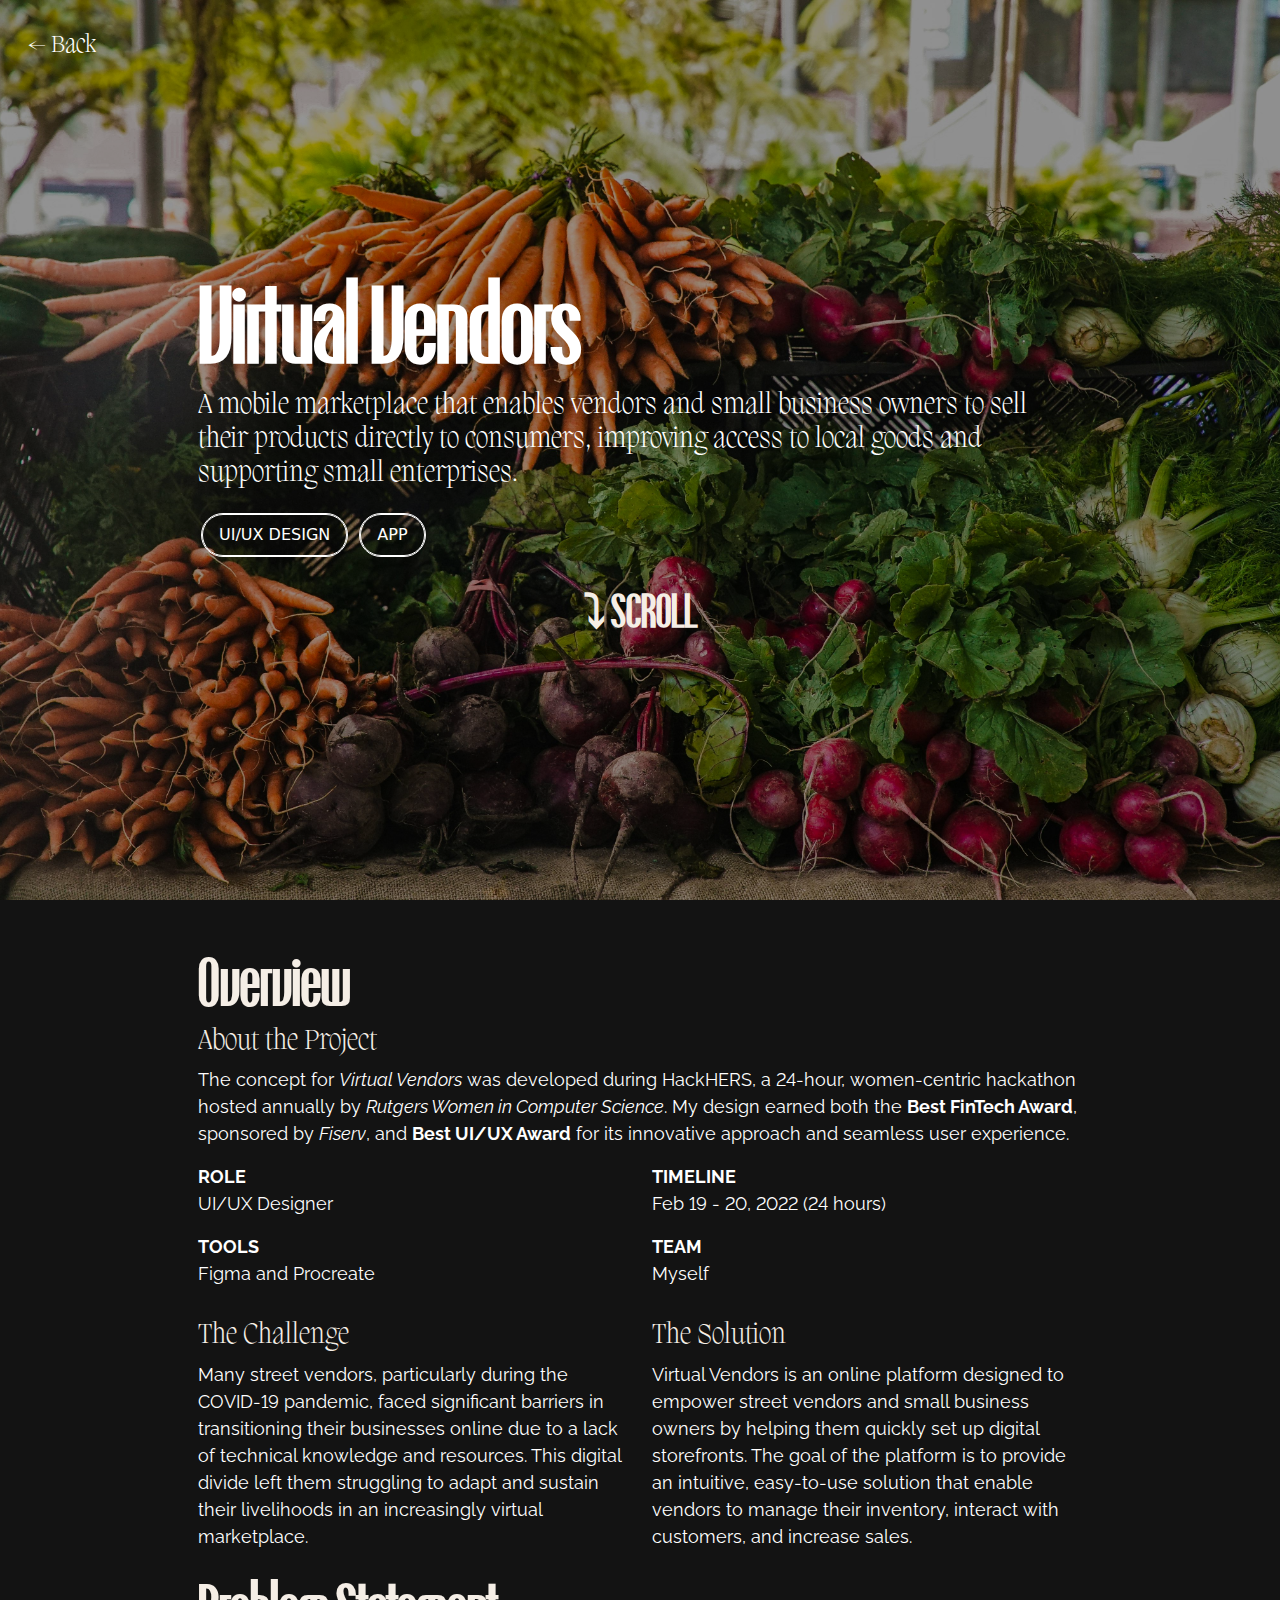
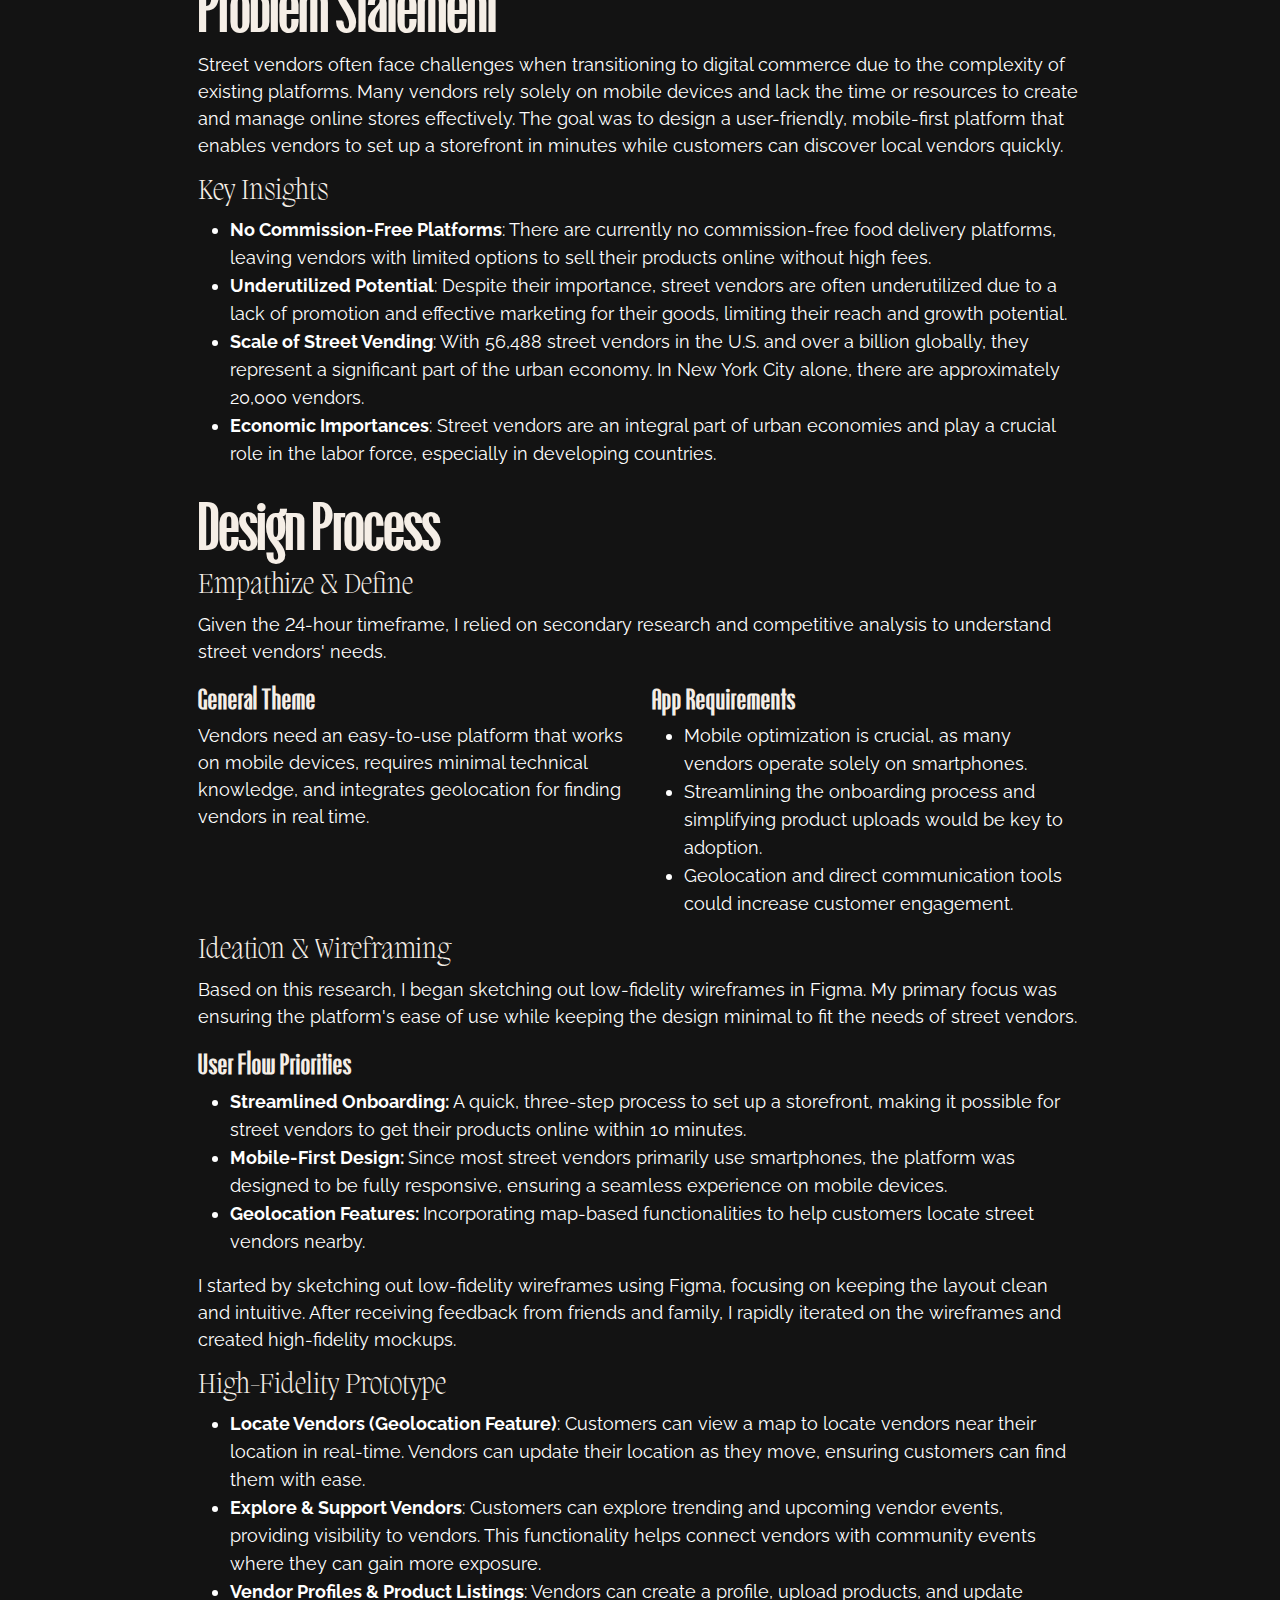
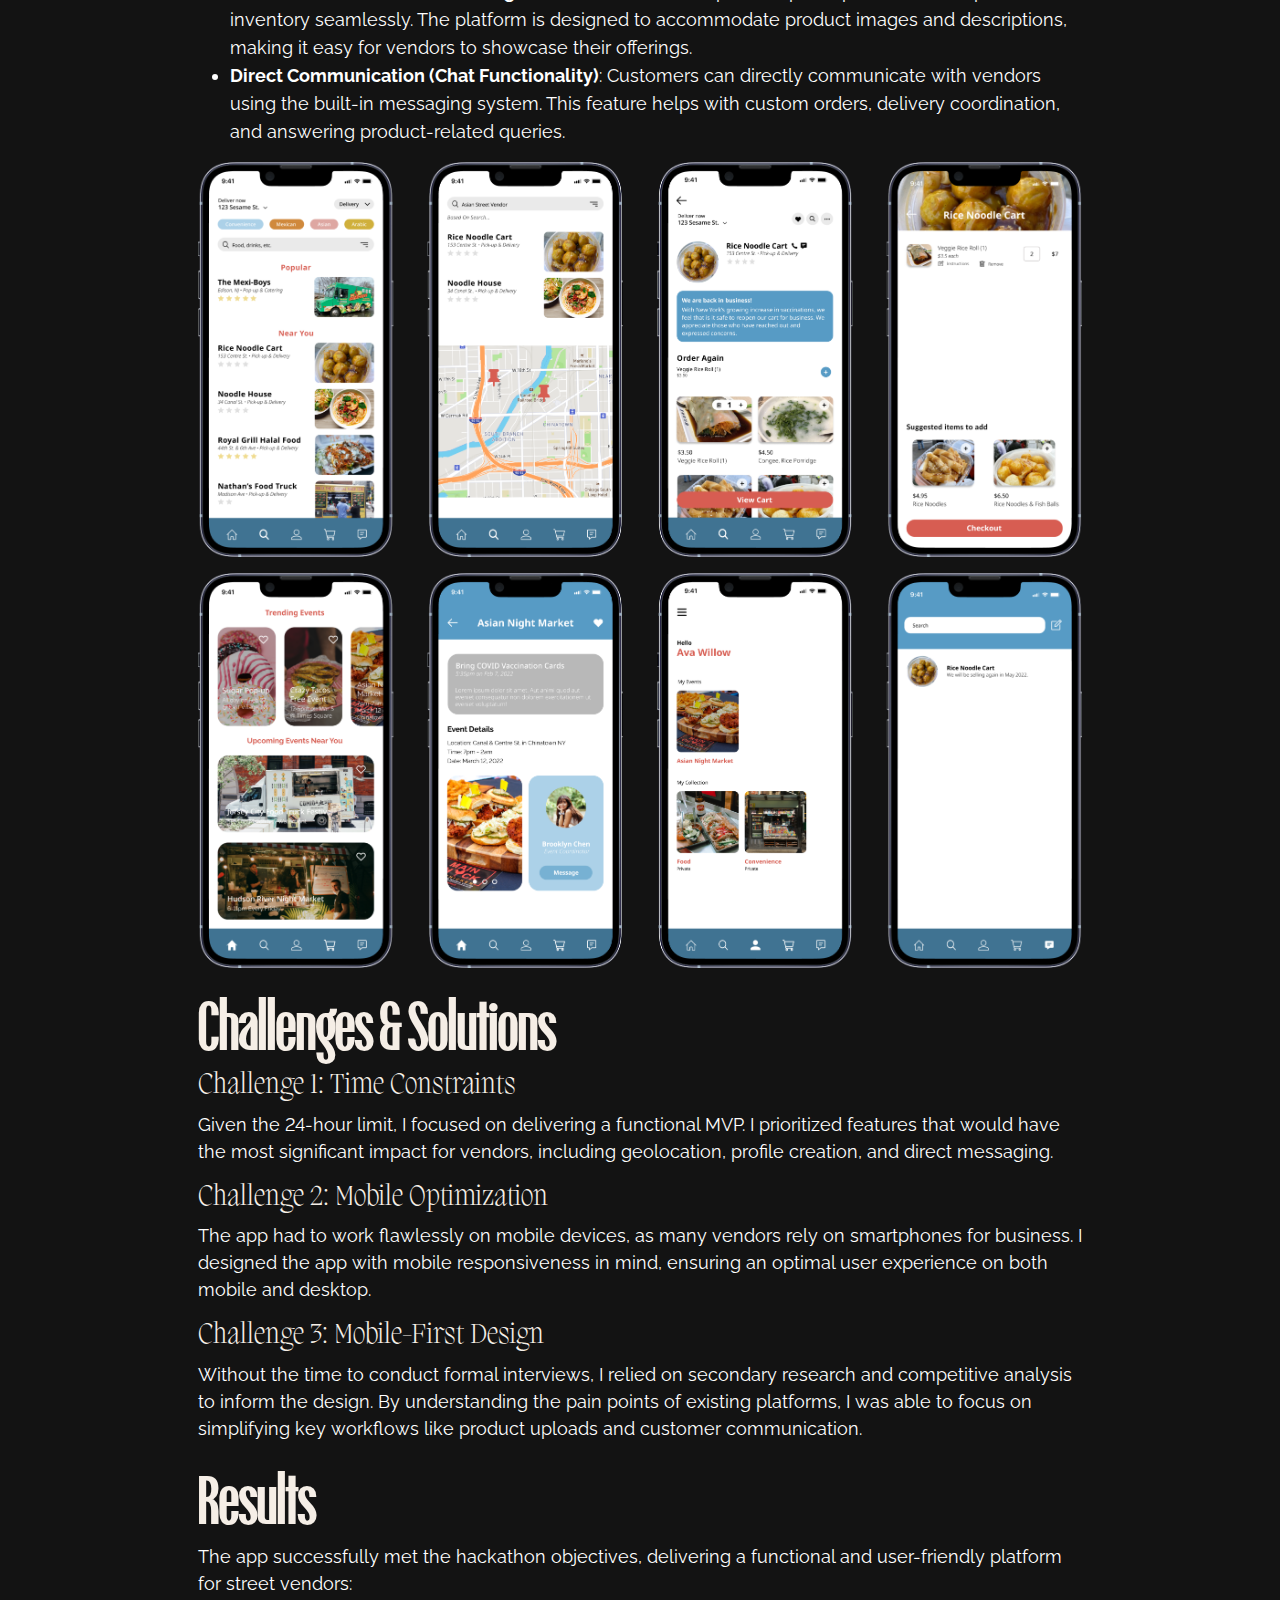
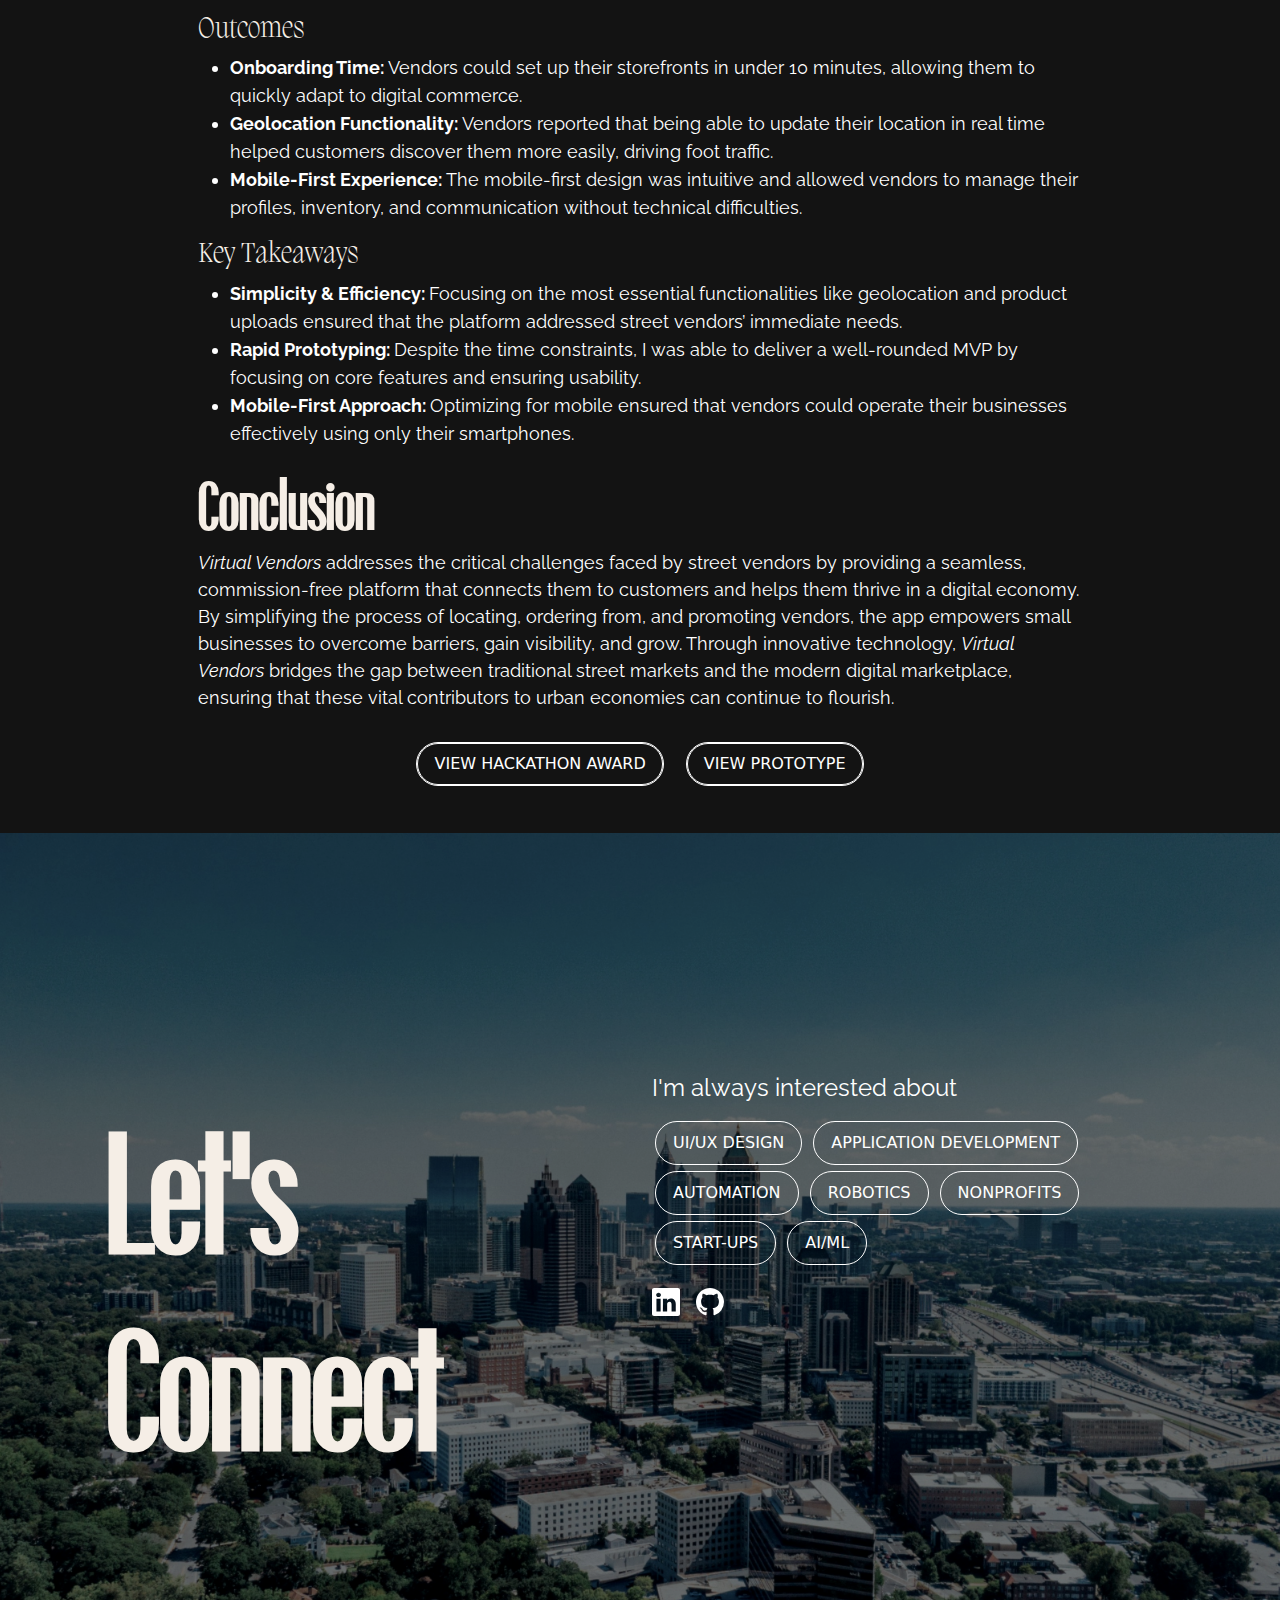
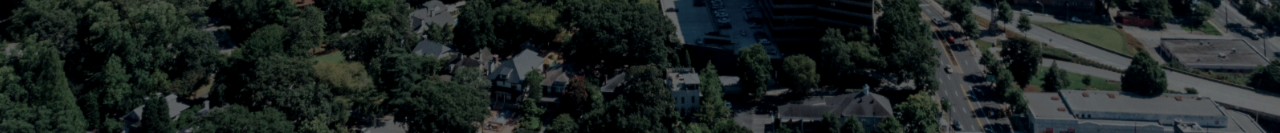
<file: virtualvendors.html>
<!DOCTYPE html>
<html lang="en">

<head>
  <meta charset="utf-8">
  <meta content="width=device-width, initial-scale=1.0" name="viewport">

  <title>Virtual Vendors | Victoria Hong</title>
  <meta content="" name="description">
  <meta content="" name="keywords">

  <!-- Google Fonts -->
  <link rel="preconnect" href="https://fonts.googleapis.com"> 
  <link rel="preconnect" href="https://fonts.gstatic.com" crossorigin> 
  <link href="https://fonts.googleapis.com/css2?family=Raleway:ital,wght@0,100..900;1,100..900&display=swap" rel="stylesheet">
  <link href="vendor/bootstrap/css/bootstrap.min.css" rel="stylesheet">
  <link href="vendor/bootstrap-icons/bootstrap-icons.css" rel="stylesheet">
  <link href="vendor/boxicons/css/boxicons.min.css" rel="stylesheet">
  <link href="vendor/glightbox/css/glightbox.min.css" rel="stylesheet">
  <link href="vendor/swiper/swiper-bundle.min.css" rel="stylesheet">

  <!-- Template Main CSS File -->
  <link href="style.css" rel="stylesheet">

<body>

<!-- ======= Header ======= -->
<header id="header" class="">
  <div class="d-flex justify-content-between">
    <div class="logo">
      <h1><a href="index.html">&#8592; Back</a></h1>
    </div>
  </div>
</header><!-- End Header -->

<!-- ======= Hero Section ======= -->
<section id="virtualvendors-hero" class="hero-bg d-flex flex-column justify-content-center align-items-center">
  <div class="container">
    <h1>Virtual Vendors</h1>
    <h2>A mobile marketplace that enables vendors and 
      small business owners to sell their products directly to 
      consumers, improving access to local goods and supporting 
      small enterprises.
    </h2>
    <div style="padding-top: 16px;">
      <a href="" class="btn " style="margin: 0 .25em .5em;">UI/UX Design</a>
      <a href="" class="btn " style="margin: 0 .25em .5em;">App</a>
    </div>
    <div data-aos="fade-down" class=" d-flex justify-content-center align-content-center">
      <a href="#virtualvendors" class="scrollto">
        <h3 class="uppercase" style="padding-top:16px;">&#10549; Scroll</h3>
      </a>
    </div>
  </div>
</section><!-- End Hero -->

<main id="main">
  <!-- ======= Details Section ======= -->
    <section id="virtualvendors" class="virtualvendors section-bg">
      <div class="container align-items-center">
        <div>
          <h1>Overview</h1>
          <h2>About the Project</h2>
          <p>
            The concept for <i>Virtual Vendors</i> was developed during HackHERS, a 24-hour, women-centric 
            hackathon hosted annually by <i>Rutgers Women in Computer Science</i>. My design earned both the <b>Best 
            FinTech Award</b>, sponsored by <i>Fiserv</i>, and <b>Best UI/UX Award</b> for its innovative approach and seamless 
            user experience.
          </p>
          <div class="row">
            <div class="col-lg-6">
              <p>
                <b>ROLE</b>  
                <br>
                UI/UX Designer 
              </p>
            </div>
            <div class="col-lg-6">
              <p>
                <b>TIMELINE</b>  
                <br>
                Feb 19 - 20, 2022 (24 hours)
              </p>
            </div>
            <div class="col-lg-6">
              <p>
                <b>TOOLS</b> 
                <br>
                Figma and Procreate 
                </p>
            </div>
            <div class="col-lg-6">
              <p>
                <b>TEAM</b> 
                <br>
                Myself
              </p>
            </div>
          </div>
        </div>

        <div class="row" style="padding-top: 16px;">
          <div class="col-lg-6">
            <h2>The Challenge</h2> 
            <p>
              Many street vendors, particularly during the COVID-19 pandemic, faced significant barriers 
              in transitioning their businesses online due to a lack of technical knowledge and resources. 
              This digital divide left them struggling to adapt and sustain their livelihoods in an 
              increasingly virtual marketplace.
            </p>
          </div>
          <div class="col-lg-6">
            <h2>The Solution</h2> 
            <p>
              Virtual Vendors is an online platform designed to empower street vendors and small business owners by 
              helping them quickly set up digital storefronts. The goal of the platform is to provide an intuitive, 
              easy-to-use solution that enable vendors to manage their inventory, interact with customers, and 
              increase sales.
            </p>
          </div>
        </div>
      </div>

      <div class="container align-items-center">
        <div class="col-lg-12">
          <h1>Problem Statement</h1>
          <p>
            Street vendors often face challenges when transitioning to digital commerce due to the complexity of existing platforms. 
            Many vendors rely solely on mobile devices and lack the time or resources to create and manage online stores effectively. 
            The goal was to design a user-friendly, mobile-first platform that enables vendors to set up a storefront in minutes while 
            customers can discover local vendors quickly.
          </p>
          <h2>Key Insights</h2>
            <ul>
              <li>
                <b>No Commission-Free Platforms</b>: There are currently no commission-free food delivery platforms, leaving vendors with limited options to sell their products online without high fees.
              </li>
              <li>
                <b>Underutilized Potential</b>: Despite their importance, street vendors are often underutilized due to a lack of promotion and effective marketing for their goods, limiting their reach and growth potential.
              </li>
              <li>
                <b>Scale of Street Vending</b>: With 56,488 street vendors in the U.S. and over a billion globally, they represent a significant part of the urban economy. In New York City alone, there are approximately 20,000 vendors.
              </li>
              <li>
                <b>Economic Importances</b>: Street vendors are an integral part of urban economies and play a crucial role in the labor force, especially in developing countries.
              </li>
            </ul>
        </div>
      </div>

      <div class="container algin-items-center">
        <div class="col-lg-12">
          <h1>Design Process</h1>
          <div>
            <h2>Empathize & Define</h2>
            <p>
              Given the 24-hour timeframe, I relied on secondary research and competitive analysis to understand street vendors' needs. 
            </p>
            <div>
              <div class="row">
                <div class="col-lg-6">
                  <h3>General Theme</h3>
                  <p>Vendors need an easy-to-use platform that works on mobile devices, requires minimal technical knowledge, and integrates 
                    geolocation for finding vendors in real time.
                  </p>
                </div>
                <div class="col-lg-6">
                  <h3>App Requirements</h3>
                  <ul>
                    <li>Mobile optimization is crucial, as many vendors operate solely on smartphones.</li>
                    <li>Streamlining the onboarding process and simplifying product uploads would be key to adoption.</li>
                    <li>Geolocation and direct communication tools could increase customer engagement.</li>
                  </ul>
                </div>
              </div>
            </div>
          </div>
          <div>
            <h2>Ideation & Wireframing</h2>
            <p>
              Based on this research, I began sketching out low-fidelity wireframes in Figma. My primary focus was ensuring the 
              platform's ease of use while keeping the design minimal to fit the needs of street vendors.
            </p>
            <h3><b>User Flow Priorities</b></h3>
            <ul>
              <li><b>Streamlined Onboarding: </b>
                A quick, three-step process to set up a storefront, making it possible for 
                street vendors to get their products online within 10 minutes.
              </li>
              <li><b>Mobile-First Design: </b>
                Since most street vendors primarily use smartphones, the platform was designed to be fully responsive, 
                ensuring a seamless experience on mobile devices.
              </li>
              <li><b>Geolocation Features: </b>
                Incorporating map-based functionalities to help customers locate street vendors nearby.
              </li>
            </ul>
            <p>I started by sketching out low-fidelity wireframes using Figma, focusing on keeping the layout clean and intuitive. 
              After receiving feedback from friends and family, I rapidly iterated on the wireframes and created high-fidelity 
              mockups.
            </p>
          </div>
          <div>
            <h2>High-Fidelity Prototype</h2>
            <div>
              <ul>
                <li>
                  <b>Locate Vendors (Geolocation Feature)</b>: Customers can view a map to locate vendors near their location in real-time. Vendors can update their location 
                  as they move, ensuring customers can find them with ease.
                </li>
                <li>
                  <b>Explore & Support Vendors</b>: Customers can explore trending and upcoming vendor events, providing visibility to vendors. This functionality helps connect vendors with 
                  community events where they can gain more exposure.
                </li>
                <li>
                  <b>Vendor Profiles & Product Listings</b>: Vendors can create a profile, upload products, and update inventory seamlessly. The platform is designed to accommodate product images and 
                  descriptions, making it easy for vendors to showcase their offerings.
                </li>
                <li>
                  <b>Direct Communication (Chat Functionality)</b>: Customers can directly communicate with vendors using the built-in messaging system. This feature helps with custom orders, delivery
                  coordination, and answering product-related queries.
                </li>
              </ul>
              <img src="img/project/VirtualVendors/HiFi.png" class="img-fluid" alt="Hifi Design" style="padding-bottom: 16px;">
              <img src="img/project/VirtualVendors/HiFi2.png" class="img-fluid" alt="Hifi Design" style="padding-bottom: 16px;">
            </div>
          </div>
        </div>
      </div>

      <div class="container algin-items-center">
        <div class="col-lg-12">
          <h1>Challenges & Solutions</h1>
          <div>
            <h2>Challenge 1: Time Constraints</h2>
            <p>
              Given the 24-hour limit, I focused on delivering a functional MVP. I prioritized features that would have the most significant 
              impact for vendors, including geolocation, profile creation, and direct messaging.
            </p>
          </div>
          <div>
            <h2>Challenge 2: Mobile Optimization</h2>
            <p>
              The app had to work flawlessly on mobile devices, as many vendors rely on smartphones for business. I designed the app 
              with mobile responsiveness in mind, ensuring an optimal user experience on both mobile and desktop.
          </div>
          <div>
            <h2>Challenge 3: Mobile-First Design</h2>
            <p>
              Without the time to conduct formal interviews, I relied on secondary research and competitive analysis to inform the design. 
              By understanding the pain points of existing platforms, I was able to focus on simplifying key workflows like product uploads 
              and customer communication.
            </p>
          </div>
        </div>
      </div>

      <div class="container algin-items-center">
        <div class="col-lg-12">
          <h1>Results</h1>
          <p>
            The app successfully met the hackathon objectives, delivering a functional and user-friendly platform for street vendors:
          </p>
          <div>
            <h2>Outcomes</h2>
            <ul>
              <li><b>Onboarding Time: </b>
                Vendors could set up their storefronts in under 10 minutes, allowing them to quickly adapt to digital commerce.              
              </li>
              <li><b>Geolocation Functionality: </b>
                Vendors reported that being able to update their location in real time helped customers discover them more easily, driving foot traffic.
              </li>
              <li><b>Mobile-First Experience: </b>
                The mobile-first design was intuitive and allowed vendors to manage their profiles, inventory, and communication without technical difficulties.
              </li>
            </ul>
          </div>
          <div>
            <h2>Key Takeaways</h2>
            <ul>
              <li><b>Simplicity & Efficiency: </b>
                Focusing on the most essential functionalities like geolocation and product uploads ensured that the platform addressed street vendors’ immediate needs.
              </li>
              <li><b>Rapid Prototyping: </b>
                Despite the time constraints, I was able to deliver a well-rounded MVP by focusing on core features and ensuring usability.
              </li>
              <li><b>Mobile-First Approach: </b>
                Optimizing for mobile ensured that vendors could operate their businesses effectively using only their smartphones.
              </li>
            </ul>
          </div>
        </div>
      </div>

      <div class="container algin-items-center">
        <div class="col-lg-12">
          <h1>Conclusion</h1>
          <p><i>Virtual Vendors</i> addresses the critical challenges faced by street vendors by providing a seamless, 
            commission-free platform that connects them to customers and helps them thrive in a digital economy. 
            By simplifying the process of locating, ordering from, and promoting vendors, the app empowers small businesses 
            to overcome barriers, gain visibility, and grow. Through innovative technology, <i>Virtual Vendors</i> bridges 
            the gap between traditional street markets and the modern digital marketplace, ensuring that these vital 
            contributors to urban economies can continue to flourish.
          </p>
        </div>
        <div class="d-flex algin-items-center justify-content-center" style="padding-top: 16px; gap: 16px;">
          <a href="https://devpost.com/software/virtual-vendors" class="btn" style="margin: 0 .25em .5em;" target="_blank" rel="noopener noreferrer" title="View Hackathon Award">View Hackathon Award</a>
          <a href="https://www.figma.com/proto/z2xwwf6tqY1OHxMvOSrOaL/Virtual-Vendors?page-id=2%3A5&node-id=12-4724&viewport=241%2C48%2C0.08&scaling=contain&starting-point-node-id=12%3A4676&show-proto-sidebar=1&t=XtQ6ozUQSr1L1LCh-1" 
          class="btn" style="margin: 0 .25em .5em;" target="_blank" rel="noopener noreferrer">View Prototype</a>
        </div>
      </div>

    </section>
  </main><!-- End #main -->

<!-- ======= Footer ======= -->
<footer id="footer" class="d-flex flex-column justify-content-center align-items-center">
  <div class="container row" data-aos="fade-up">
      <div class="col-md-6">
          <h1 class="uppercase">
              <div>Let's</div>
              <div>Connect</div>
          </h1>
      </div>
      <div class="col-md-6">
          <div>
              <p>I'm always interested about</p>
              <div>
                  <a class="btn btn-interests">UI/UX Design</a>
                  <a class="btn btn-interests">Application Development</a>
                  <a class="btn btn-interests">Automation</a>
                  <a class="btn btn-interests">Robotics</a>
                  <a class="btn btn-interests">Nonprofits</a>
                  <a class="btn btn-interests">Start-ups</a>
                  <a class="btn btn-interests">AI/ML</a>
              </div>
          </div>
          <div style="padding-top: 16px;">
            <div style="display: flex; gap: 16px;">
              <a href="https://www.linkedin.com/in/victoriakhong/" style="cursor: pointer;">
                <svg xmlns="http://www.w3.org/2000/svg" width="28" height="28" fill="currentColor" class="bi bi-linkedin linkedin-icon" viewBox="0 0 16 16">
                  <path d="M0 1.146C0 .513.526 0 1.175 0h13.65C15.474 0 16 .513 16 1.146v13.708c0 .633-.526 1.146-1.175 1.146H1.175C.526 16 0 15.487 0 14.854zm4.943 12.248V6.169H2.542v7.225zm-1.2-8.212c.837 0 1.358-.554 1.358-1.248-.015-.709-.52-1.248-1.342-1.248S2.4 3.226 2.4 3.934c0 .694.521 1.248 1.327 1.248zm4.908 8.212V9.359c0-.216.016-.432.08-.586.173-.431.568-.878 1.232-.878.869 0 1.216.662 1.216 1.634v3.865h2.401V9.25c0-2.22-1.184-3.252-2.764-3.252-1.274 0-1.845.7-2.165 1.193v.025h-.016l.016-.025V6.169h-2.4c.03.678 0 7.225 0 7.225z"/>
                </svg>
              </a>
              <a href="https://github.com/vkh12" style="cursor: pointer;">
                <svg xmlns="http://www.w3.org/2000/svg" width="28" height="28" fill="currentColor" class="bi bi-github github-icon" viewBox="0 0 16 16">
                  <path d="M8 0C3.58 0 0 3.58 0 8c0 3.54 2.29 6.53 5.47 7.59.4.07.55-.17.55-.38 0-.19-.01-.82-.01-1.49-2.01.37-2.53-.49-2.69-.94-.09-.23-.48-.94-.82-1.13-.28-.15-.68-.52-.01-.53.63-.01 1.08.58 1.23.82.72 1.21 1.87.87 2.33.66.07-.52.28-.87.51-1.07-1.78-.2-3.64-.89-3.64-3.95 0-.87.31-1.59.82-2.15-.08-.2-.36-1.02.08-2.12 0 0 .67-.21 2.2.82.64-.18 1.32-.27 2-.27.68 0 1.36.09 2 .27 1.53-1.04 2.2-.82 2.2-.82.44 1.1.16 1.92.08 2.12.51.56.82 1.27.82 2.15 0 3.07-1.87 3.75-3.65 3.95.29.25.54.73.54 1.48 0 1.07-.01 1.93-.01 2.19 0 .21.15.46.55.38A8.01 8.01 0 0016 8c0-4.42-3.58-8-8-8z"/>
                </svg>
              </a>
            </div>
          </div>
      </div>
  </div>
</footer><!-- End Footer -->


<!-- Vendor JS Files -->
<script src="vendor/aos/aos.js"></script>
<script src="vendor/bootstrap/js/bootstrap.bundle.min.js"></script>
<script src="vendor/glightbox/js/glightbox.min.js"></script>
<script src="vendor/isotope-layout/isotope.pkgd.min.js"></script>
<script src="vendor/swiper/swiper-bundle.min.js"></script>
<script src="vendor/php-email-form/validate.js"></script>

<!-- Template Main JS File -->
<script src="main.js"></script>

</body>

</html>
</file>
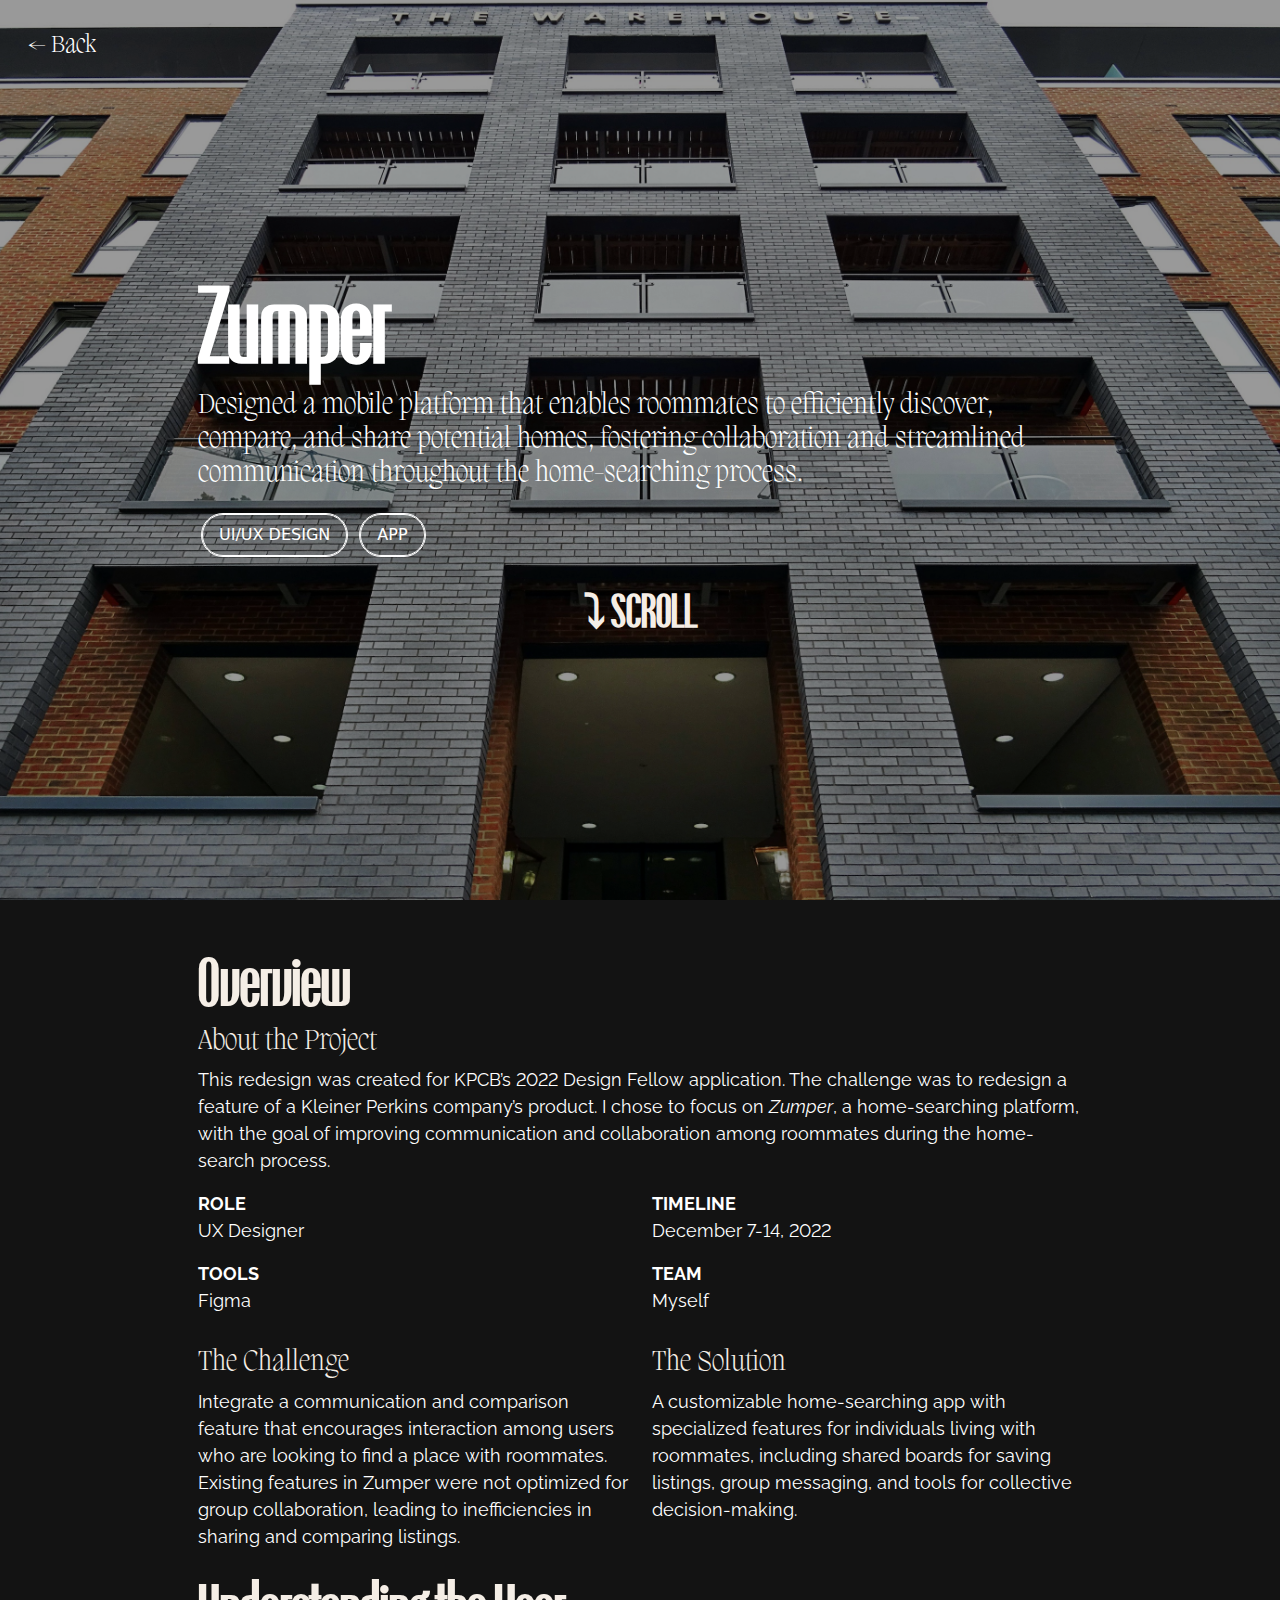
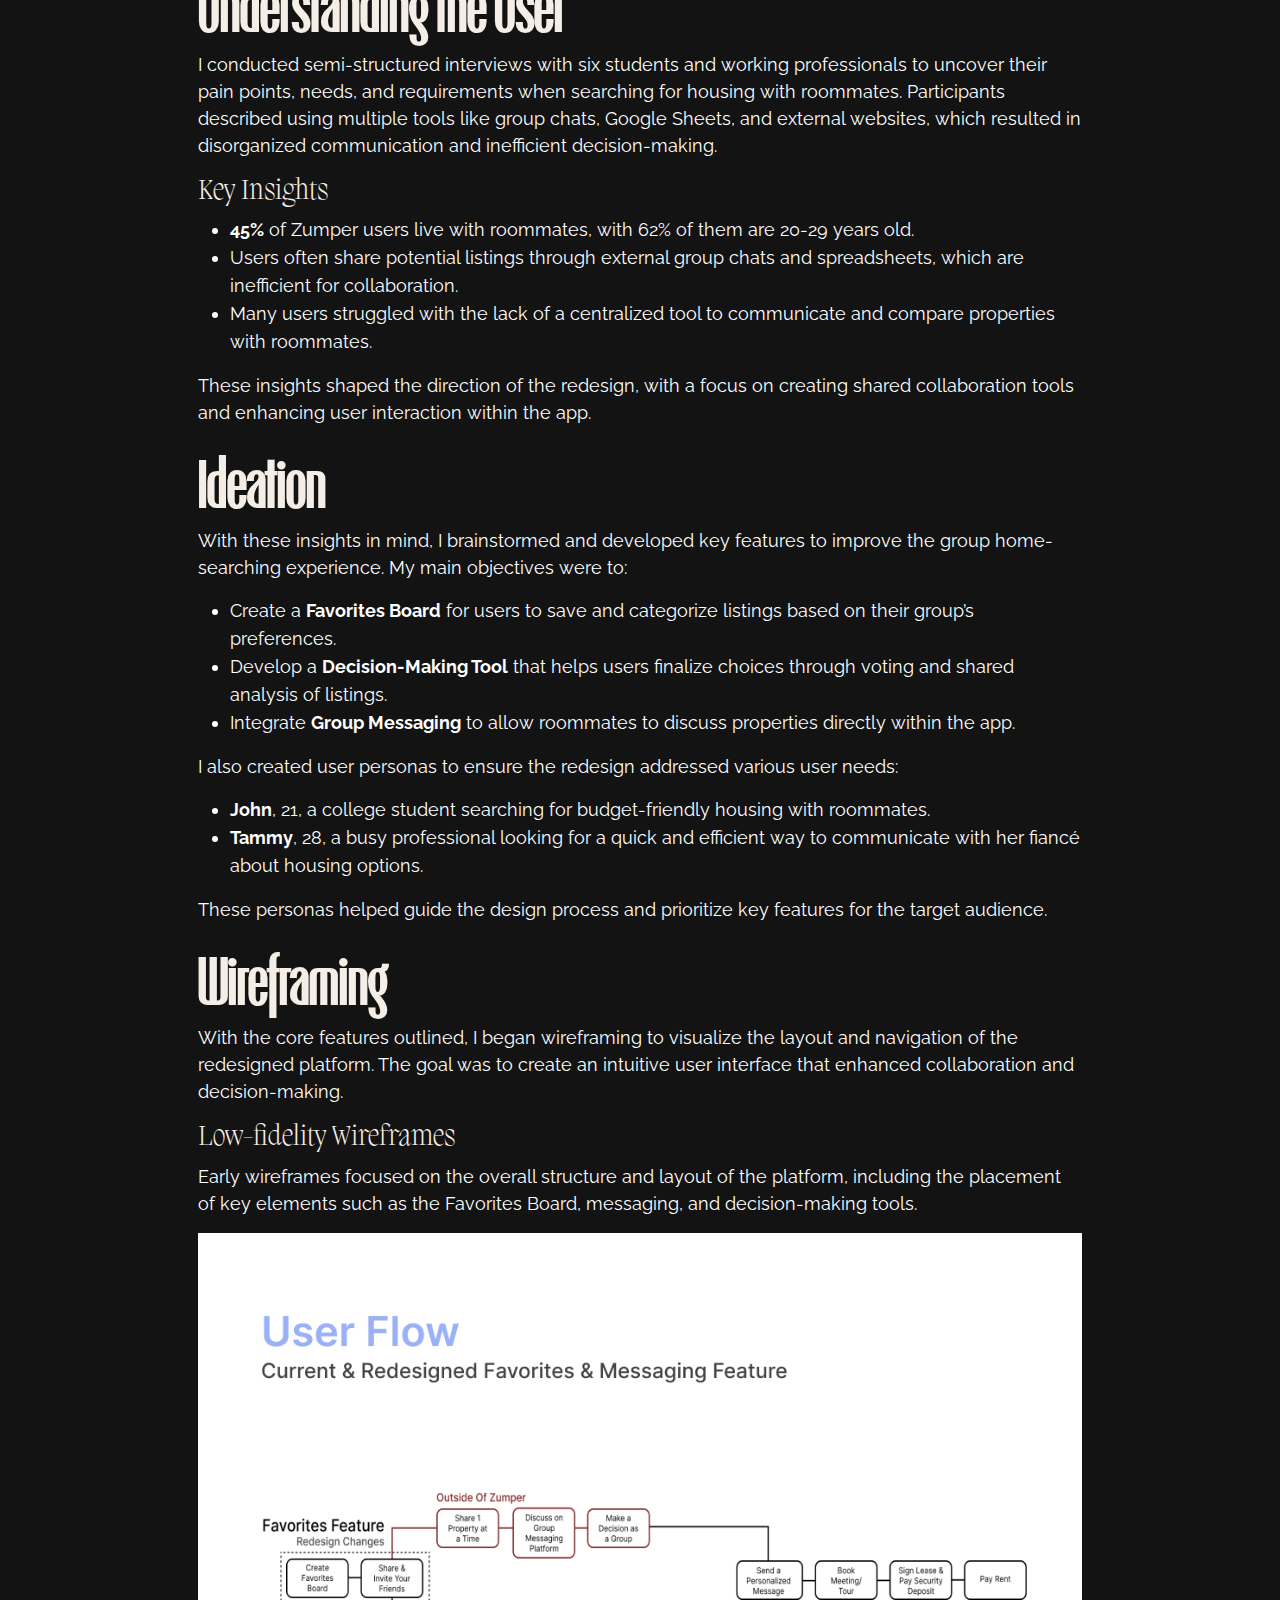
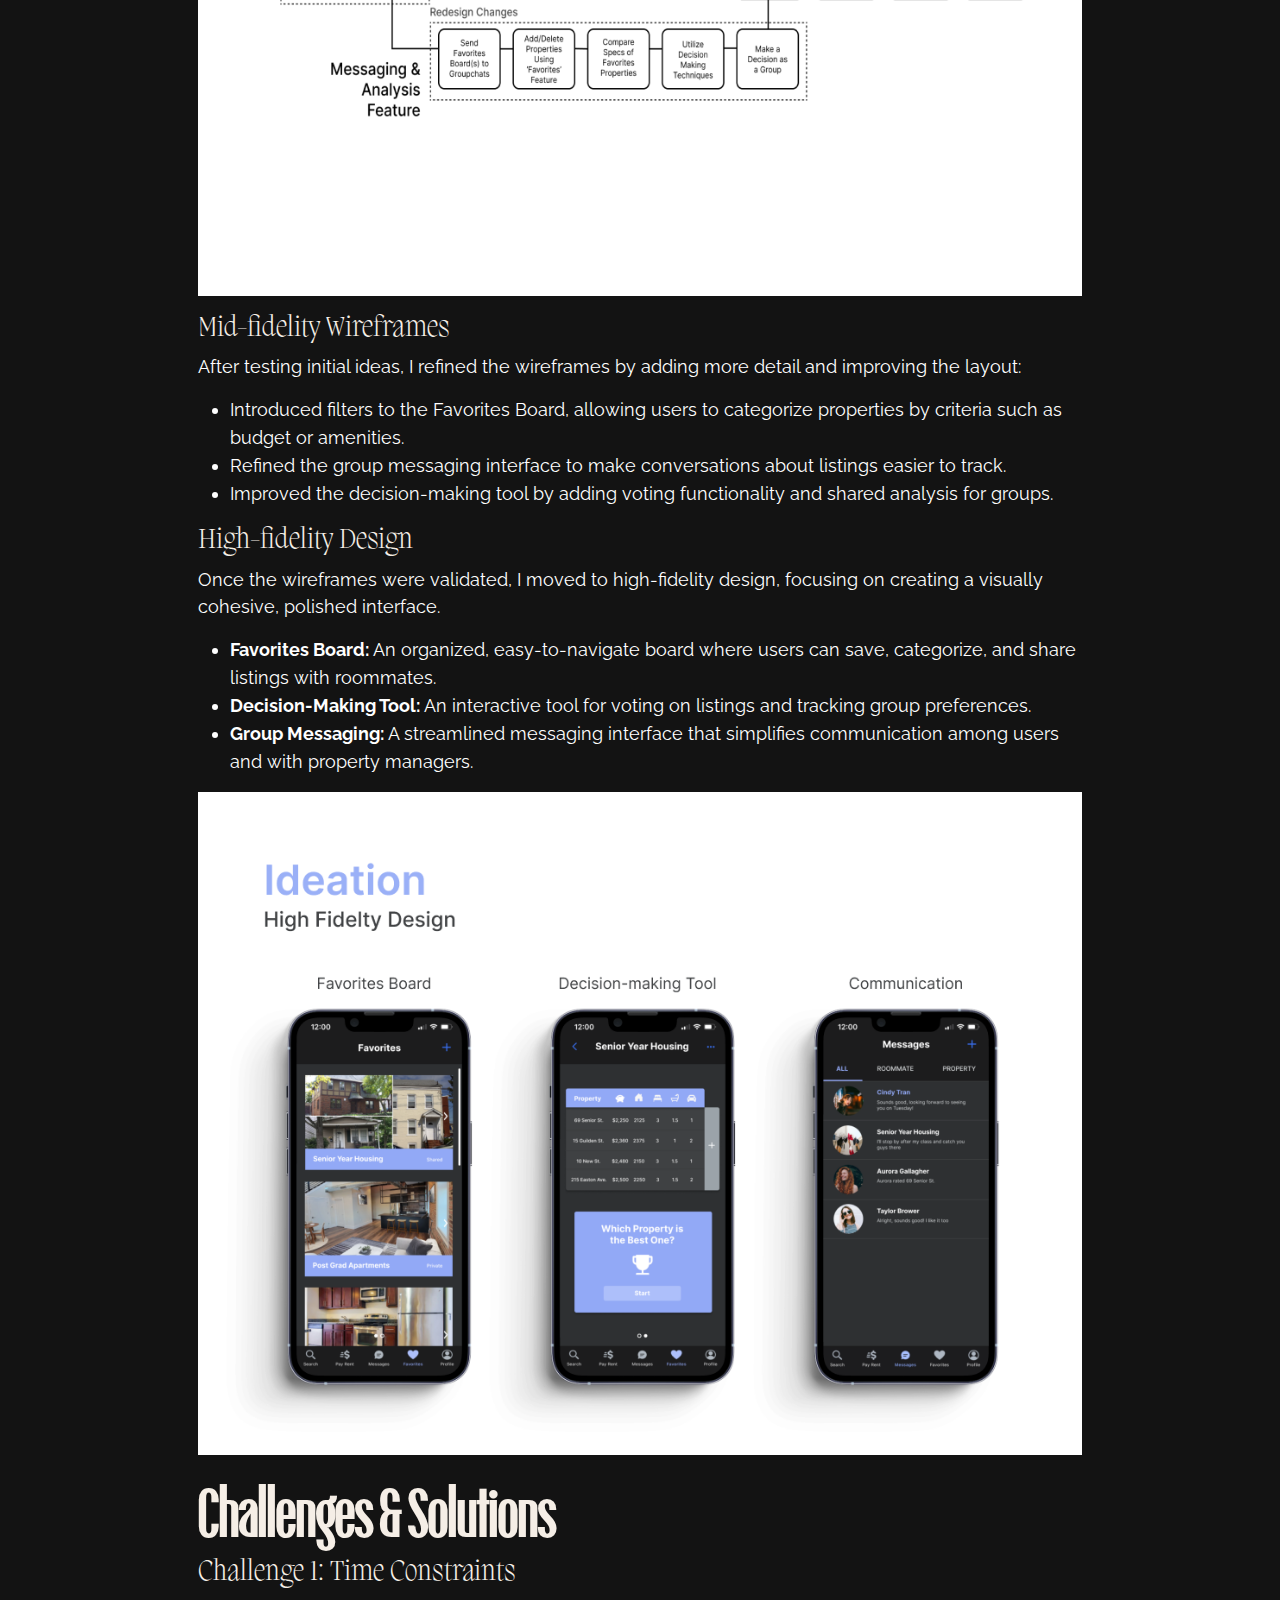
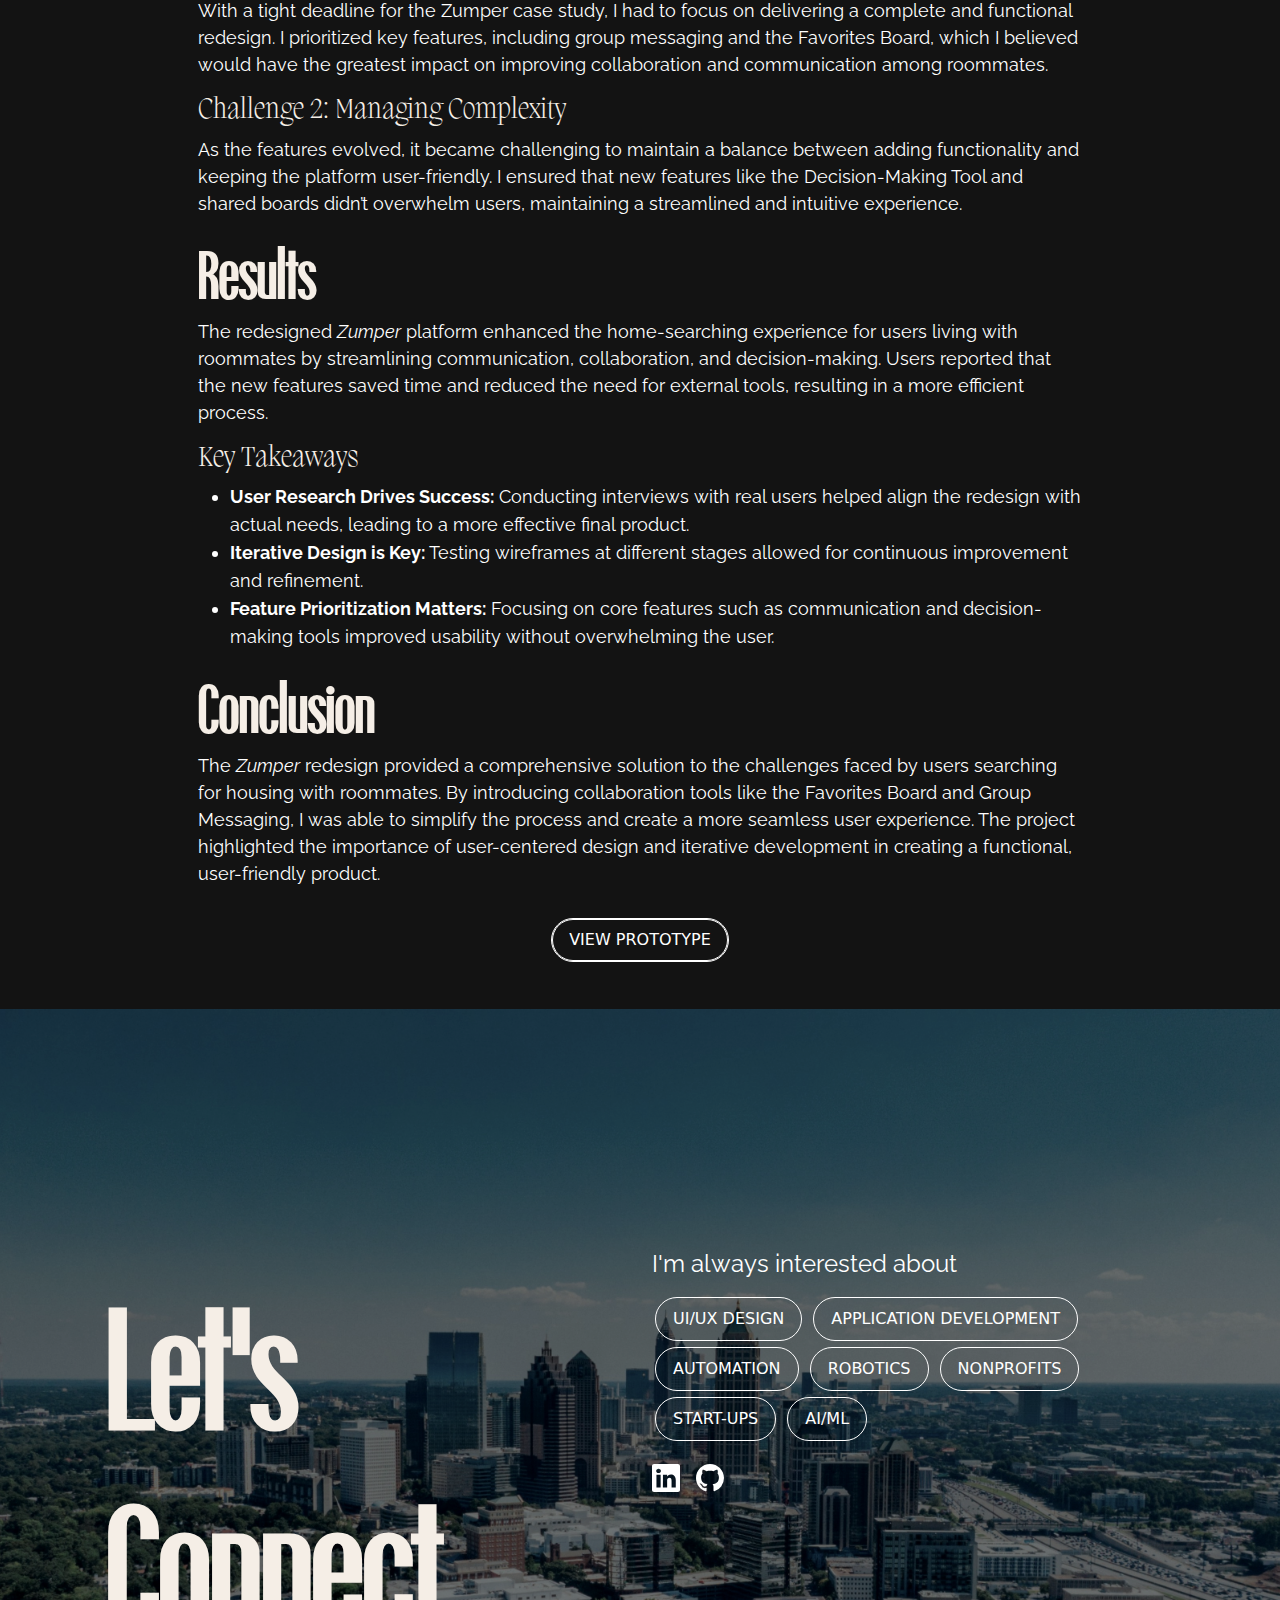
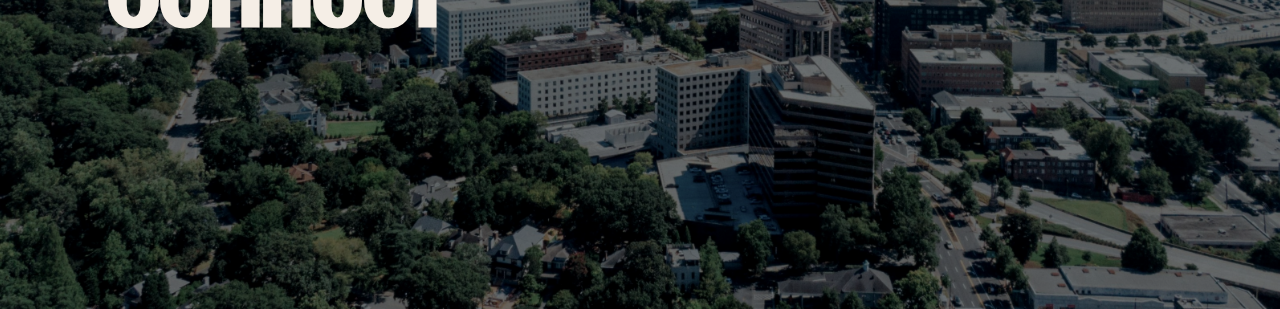
<file: zumper.html>
<!DOCTYPE html>
<html lang="en">

<head>
  <meta charset="utf-8">
  <meta content="width=device-width, initial-scale=1.0" name="viewport">

  <title>Zumper | Victoria Hong</title>
  <meta content="" name="description">
  <meta content="" name="keywords">

  <!-- Google Fonts -->
  <link rel="preconnect" href="https://fonts.googleapis.com"> 
  <link rel="preconnect" href="https://fonts.gstatic.com" crossorigin> 
  <link href="https://fonts.googleapis.com/css2?family=Raleway:ital,wght@0,100..900;1,100..900&display=swap" rel="stylesheet">
  <link href="vendor/bootstrap/css/bootstrap.min.css" rel="stylesheet">
  <link href="vendor/bootstrap-icons/bootstrap-icons.css" rel="stylesheet">
  <link href="vendor/boxicons/css/boxicons.min.css" rel="stylesheet">
  <link href="vendor/glightbox/css/glightbox.min.css" rel="stylesheet">
  <link href="vendor/swiper/swiper-bundle.min.css" rel="stylesheet">

  <!-- Template Main CSS File -->
  <link href="style.css" rel="stylesheet">

<body>

<!-- ======= Header ======= -->
<header id="header" class="">
  <div class="d-flex justify-content-between">
    <div class="logo">
      <h1><a href="index.html">&#8592; Back</a></h1>
    </div>
  </div>
</header><!-- End Header -->

<!-- ======= Hero Section ======= -->
<section id="zumper-hero" class="zumper-hero hero-bg d-flex flex-column justify-content-center align-items-center">
  <div class="container zumper-hero">
    <h1>Zumper</h1>
    <h2>
      Designed a mobile platform that enables roommates to efficiently discover, compare, and share potential homes, fostering collaboration and streamlined 
      communication throughout the home-searching process.
    </h2>
    <div style="padding-top: 16px;">
      <a href="" class="btn" style="margin: 0 .25em .5em;">UI/UX Design</a>
      <a href="" class="btn" style="margin: 0 .25em .5em;">App</a>
    </div>
    <div data-aos="fade-down" class="scrollto d-flex justify-content-center align-content-center">
      <a href="#zumper">
        <h3 class="uppercase" style="padding-top:16px;">&#10549; scroll</h3>
      </a>
    </div>
  </div>
</section><!-- End Hero -->

<main id="main">
  <!-- ======= Details Section ======= -->
  <section id="zumper" class="zumper section-bg">
    <div class="container align-items-center">
      <div>
        <h1>Overview</h1>
        <h2>About the Project</h2>
        <div class="row">
          <div class="col-lg-12">
            <p>
              This redesign was created for KPCB’s 2022 Design Fellow application. The challenge was to redesign a feature of a Kleiner Perkins company’s product. 
              I chose to focus on <i>Zumper</i>, a home-searching platform, with the goal of improving communication and collaboration among roommates during the home-search process.
            </p>
          </div>
          <div class="col-lg-6">
            <p>
              <b>ROLE</b>  
              <br>
              UX Designer
            </p>
          </div>
          <div class="col-lg-6">
            <p>
              <b>TIMELINE</b>  
              <br>
              December 7-14, 2022
            </p>
          </div>
          <div class="col-lg-6">
            <p>
              <b>TOOLS</b>  
              <br>
              Figma
            </p>
          </div>
          <div class="col-lg-6">
            <p>
              <b>TEAM</b>  
              <br>
              Myself
            </p>
          </div>
        </div>
      </div>
  
      <div class="row" style="padding-top: 16px;">
        <div class="col-lg-6">
          <h2>The Challenge</h2> 
          <p>
            Integrate a communication and comparison feature that encourages interaction among users who are looking to find a place with roommates. 
            Existing features in Zumper were not optimized for group collaboration, leading to inefficiencies in sharing and comparing listings.
          </p>
        </div>
        <div class="col-lg-6">
          <h2>The Solution</h2> 
          <p>
            A customizable home-searching app with specialized features for individuals living with roommates, including shared boards for saving listings, 
            group messaging, and tools for collective decision-making.
          </p>
        </div>
      </div>
    </div>
  
    <div class="container align-items-center">
      <div class="col-lg-12">
        <h1>Understanding the User</h1>
        <p>
          I conducted semi-structured interviews with six students and working professionals to uncover their pain points, needs, and requirements when searching 
          for housing with roommates. Participants described using multiple tools like group chats, Google Sheets, and external websites, which resulted in 
          disorganized communication and inefficient decision-making.
        </p>
        <h2>Key Insights</h2>
          <ul>
            <li><b>45%</b> of Zumper users live with roommates, with 62% of them are 20-29 years old.</li>
            <li>Users often share potential listings through external group chats and spreadsheets, which are inefficient for collaboration.</li>
            <li>Many users struggled with the lack of a centralized tool to communicate and compare properties with roommates.</li>
          </ul>
        <p>These insights shaped the direction of the redesign, with a focus on creating shared collaboration tools and enhancing user interaction within the app.</p>
      </div>
    </div>
  
    <div class="container align-items-center">
      <div class="col-lg-12">
        <h1>Ideation</h1>
        <div>
          <p>With these insights in mind, I brainstormed and developed key features to improve the group home-searching experience. My main objectives were to:</p>
          <ul>
            <li>Create a <b>Favorites Board</b> for users to save and categorize listings based on their group’s preferences.</li>
            <li>Develop a <b>Decision-Making Tool</b> that helps users finalize choices through voting and shared analysis of listings.</li>
            <li>Integrate <b>Group Messaging</b> to allow roommates to discuss properties directly within the app.</li>
          </ul>
          <p>I also created user personas to ensure the redesign addressed various user needs:</p>
          <ul>
            <li><b>John</b>, 21, a college student searching for budget-friendly housing with roommates.</li>
            <li><b>Tammy</b>, 28, a busy professional looking for a quick and efficient way to communicate with her fiancé about housing options.</li>
          </ul>
          <p>These personas helped guide the design process and prioritize key features for the target audience.</p>
        </div>
      </div>
    </div>
  
    <div class="container align-items-center">
      <div class="col-lg-12">
        <h1>Wireframing</h1>
        <p>
          With the core features outlined, I began wireframing to visualize the layout and navigation of the redesigned platform. The goal was to create an 
          intuitive user interface that enhanced collaboration and decision-making.
        </p>
        <h2>Low-fidelity Wireframes</h2>
        <p>Early wireframes focused on the overall structure and layout of the platform, including the placement of key elements such as the Favorites Board, 
          messaging, and decision-making tools.</p>
        <img src="img/project/Zumper/User Flow.png" class="img-fluid" alt="High-fidelity design" style="padding-bottom: 16px;">  
        <h2>Mid-fidelity Wireframes</h2>
        <p>After testing initial ideas, I refined the wireframes by adding more detail and improving the layout:</p>
        <ul>
          <li>Introduced filters to the Favorites Board, allowing users to categorize properties by criteria such as budget or amenities.</li>
          <li>Refined the group messaging interface to make conversations about listings easier to track.</li>
          <li>Improved the decision-making tool by adding voting functionality and shared analysis for groups.</li>
        </ul>
        <h2>High-fidelity Design</h2>
        <p>Once the wireframes were validated, I moved to high-fidelity design, focusing on creating a visually cohesive, polished interface.</p>
        <ul>
          <li><b>Favorites Board:</b> An organized, easy-to-navigate board where users can save, categorize, and share listings with roommates.</li>
          <li><b>Decision-Making Tool:</b> An interactive tool for voting on listings and tracking group preferences.</li>
          <li><b>Group Messaging:</b> A streamlined messaging interface that simplifies communication among users and with property managers.</li>
        </ul>
        <img src="img/project/Zumper/Hi-Fi.png" class="img-fluid" alt="High-fidelity design" style="padding-bottom: 16px;">
      </div>
    </div>
  
    <div class="container align-items-center">
      <div class="col-lg-12">
        <h1>Challenges & Solutions</h1>
        <div>
          <h2>Challenge 1: Time Constraints</h2>
          <p>
            With a tight deadline for the Zumper case study, I had to focus on delivering a complete and functional redesign. I prioritized key features, including group messaging 
            and the Favorites Board, which I believed would have the greatest impact on improving collaboration and communication among roommates.
          </p>
        </div>
        <div>
          <h2>Challenge 2: Managing Complexity</h2>
          <p>
            As the features evolved, it became challenging to maintain a balance between adding functionality and keeping the platform user-friendly. I ensured that new features 
            like the Decision-Making Tool and shared boards didn’t overwhelm users, maintaining a streamlined and intuitive experience.
          </p>
        </div>
      </div>
    </div>
  
    <div class="container align-items-center">
      <div class="col-lg-12">
        <h1>Results</h1>
        <p>
          The redesigned <i>Zumper</i> platform enhanced the home-searching experience for users living with roommates by streamlining communication, collaboration, 
          and decision-making. Users reported that the new features saved time and reduced the need for external tools, resulting in a more efficient process.
        </p>
        <div>
          <h2>Key Takeaways</h2>
          <ul>
            <li><b>User Research Drives Success:</b> Conducting interviews with real users helped align the redesign with actual needs, leading to a more effective final product.</li>
            <li><b>Iterative Design is Key:</b> Testing wireframes at different stages allowed for continuous improvement and refinement.</li>
            <li><b>Feature Prioritization Matters:</b> Focusing on core features such as communication and decision-making tools improved usability without overwhelming the user.</li>
          </ul>
        </div>
      </div>
    </div>
  
    <div class="container align-items-center">
      <div class="col-lg-12">
        <h1>Conclusion</h1>
        <p>
          The <i>Zumper</i> redesign provided a comprehensive solution to the challenges faced by users searching for housing with roommates. 
          By introducing collaboration tools like the Favorites Board and Group Messaging, I was able to simplify the process and create a 
          more seamless user experience. The project highlighted the importance of user-centered design and iterative development in creating 
          a functional, user-friendly product.
        </p>
        <div class="d-flex align-items-center justify-content-center" style="padding-top: 16px;">
          <a href="https://www.figma.com/proto/nhDkf1hxW6DWUfYkSYbM4p/Zumper?page-id=19%3A3&node-id=19-4&node-type=canvas&viewport=122%2C188%2C0.05&t=aL2hlFyQ1fMYg3Or-1&scaling=scale-down&content-scaling=fixed&starting-point-node-id=19%3A4&show-proto-sidebar=1" 
            class="btn" style="margin: 0 .25em .5em;" target="_blank" rel="noopener noreferrer">View Prototype</a>
        </div>
      </div>
    </div>
  </section>
  
</main><!-- End #main -->

<!-- ======= Footer ======= -->
<footer id="footer" class="d-flex flex-column justify-content-center align-items-center">
  <div class="container row" data-aos="fade-up">
      <div class="col-md-6">
          <h1 class="uppercase">
              <div>Let's</div>
              <div>Connect</div>
          </h1>
      </div>
      <div class="col-md-6">
          <div>
              <p>I'm always interested about</p>
              <div>
                  <a class="btn btn-interests">UI/UX Design</a>
                  <a class="btn btn-interests">Application Development</a>
                  <a class="btn btn-interests">Automation</a>
                  <a class="btn btn-interests">Robotics</a>
                  <a class="btn btn-interests">Nonprofits</a>
                  <a class="btn btn-interests">Start-ups</a>
                  <a class="btn btn-interests">AI/ML</a>
              </div>
          </div>
          <div style="padding-top: 16px;">
            <div style="display: flex; gap: 16px;">
              <a href="https://www.linkedin.com/in/victoriakhong/" style="cursor: pointer;">
                <svg xmlns="http://www.w3.org/2000/svg" width="28" height="28" fill="currentColor" class="bi bi-linkedin linkedin-icon" viewBox="0 0 16 16">
                  <path d="M0 1.146C0 .513.526 0 1.175 0h13.65C15.474 0 16 .513 16 1.146v13.708c0 .633-.526 1.146-1.175 1.146H1.175C.526 16 0 15.487 0 14.854zm4.943 12.248V6.169H2.542v7.225zm-1.2-8.212c.837 0 1.358-.554 1.358-1.248-.015-.709-.52-1.248-1.342-1.248S2.4 3.226 2.4 3.934c0 .694.521 1.248 1.327 1.248zm4.908 8.212V9.359c0-.216.016-.432.08-.586.173-.431.568-.878 1.232-.878.869 0 1.216.662 1.216 1.634v3.865h2.401V9.25c0-2.22-1.184-3.252-2.764-3.252-1.274 0-1.845.7-2.165 1.193v.025h-.016l.016-.025V6.169h-2.4c.03.678 0 7.225 0 7.225z"/>
                </svg>
              </a>
              <a href="https://github.com/vkh12" style="cursor: pointer;">
                <svg xmlns="http://www.w3.org/2000/svg" width="28" height="28" fill="currentColor" class="bi bi-github github-icon" viewBox="0 0 16 16">
                  <path d="M8 0C3.58 0 0 3.58 0 8c0 3.54 2.29 6.53 5.47 7.59.4.07.55-.17.55-.38 0-.19-.01-.82-.01-1.49-2.01.37-2.53-.49-2.69-.94-.09-.23-.48-.94-.82-1.13-.28-.15-.68-.52-.01-.53.63-.01 1.08.58 1.23.82.72 1.21 1.87.87 2.33.66.07-.52.28-.87.51-1.07-1.78-.2-3.64-.89-3.64-3.95 0-.87.31-1.59.82-2.15-.08-.2-.36-1.02.08-2.12 0 0 .67-.21 2.2.82.64-.18 1.32-.27 2-.27.68 0 1.36.09 2 .27 1.53-1.04 2.2-.82 2.2-.82.44 1.1.16 1.92.08 2.12.51.56.82 1.27.82 2.15 0 3.07-1.87 3.75-3.65 3.95.29.25.54.73.54 1.48 0 1.07-.01 1.93-.01 2.19 0 .21.15.46.55.38A8.01 8.01 0 0016 8c0-4.42-3.58-8-8-8z"/>
                </svg>
              </a>
            </div>
          </div>
      </div>
  </div>
</footer><!-- End Footer -->

<!-- Vendor JS Files -->
<script src="vendor/aos/aos.js"></script>
<script src="vendor/bootstrap/js/bootstrap.bundle.min.js"></script>
<script src="vendor/glightbox/js/glightbox.min.js"></script>
<script src="vendor/isotope-layout/isotope.pkgd.min.js"></script>
<script src="vendor/swiper/swiper-bundle.min.js"></script>
<script src="vendor/php-email-form/validate.js"></script>

<!-- Template Main JS File -->
<script src="main.js"></script>

</body>

</html>
</file>
<file: style.css>
/*--------------------------------------------------------------
# General
--------------------------------------------------------------*/
@font-face {
    font-family: Migra; 
    src: url('Migra-Extralight.otf');
}
@font-face {
    font-family: PPTalisman;
    src: url(PPTalisman-Compressed-Medium.otf);
}
body {
  color: white;
}
a {
  color: white;
  text-decoration: none;
  text-transform: none;
}
h1 {
  font-family: "PPTalisman",sans-serif;
  font-size: 164px;
  font-weight: 600;
  letter-spacing: -2%;
  color: #f5eee6;
  font-feature-settings: "lnum";
}
h2 {
  font-family: "Migra", sans-serif;
  font-weight: 400;
  font-style: normal;
  color: #f5eee6;
  font-size: 36px;
  font-feature-settings: "lnum";
}
p {
  font-family: "Raleway", sans-serif;
  font-weight: 400;
  font-style: normal;
  color: white;
  font-size: 24px;
  font-feature-settings: "lnum";
}

.github-icon {
  transition: fill 0.3s ease;
}

.github-icon:hover {
  fill: #2dba4e;
}

.linkedin-icon {
  transition: fill 0.3s ease;
}

.linkedin-icon:hover {
  fill:  #0a66c2;
}


/*--------------------------------------------------------------
# Back to top button
--------------------------------------------------------------*/
.back-to-top {
  position: fixed;
  visibility: hidden;
  opacity: 0;
  right: 15px;
  bottom: 15px;
  z-index: 996;
  background: #1bac91;
  width: 40px;
  height: 40px;
  border-radius: 4px;
  transition: all 0.4s;
}
.back-to-top i {
  font-size: 28px;
  color: #fff;
  line-height: 0;
}
.back-to-top:hover {
  background: #21cfaf;
  color: #fff;
}
.back-to-top.active {
  visibility: visible;
  opacity: 1;
}

/*--------------------------------------------------------------
# Disable aos animation delay on mobile devices
--------------------------------------------------------------*/
@media screen and (max-width: 768px) {
  [data-aos-delay] {
    transition-delay: 0 !important;
  }
}
/*--------------------------------------------------------------
# Header
--------------------------------------------------------------*/
#header {
  background: transparent;
  position: absolute;
  width: 100%;
  left: 0;
  top: 0;
  z-index: 99;  
  padding: 24px 20px;
  transition: background 0.3s ease;
}
#header .logo h1 {
    font-size: 24px;
    font-weight: 500;
    font-family: "Migra", sans-serif;
    font-style: normal;
    padding: 8px 8px;

}
#header .logo h1 a, #header .logo h1 a:hover {
  color: #fff;
  text-decoration: none;
}

/*--------------------------------------------------------------
# Navigation Menu
--------------------------------------------------------------*/
/**
* Desktop Navigation 
*/
.navbar {
  padding: 0;
  margin-top:-10px;
}
.navbar ul {
  margin: 0;
  padding: 0;
  display: flex;
  list-style: none;
  align-items: center;
}
.navbar li {
  position: relative;
}
.navbar a, .navbar a:focus {
  display: flex;
  align-items: center;
  justify-content: space-between;
  font-size: 16px;
  color: rgba(255, 255, 255, 0.8);
  white-space: nowrap;
  transition: 0.3s;
  position: relative;
}
.navbar a i, .navbar a:focus i {
  font-size: 16px;
  line-height: 0;
  margin-left: 5px;
}
.navbar > ul > li > a:before {
  content: "";
  position: absolute;
  width: 100%;
  height: 3px;
  bottom: 3px;
  left: 0;
  background-color: white;
  visibility: hidden;
  transition: all 0.3s ease-in-out 0s;
}
.navbar a:hover:before, .navbar li:hover > a:before, .navbar .active:before {
  visibility: visible;
  width: 100%;
}
.navbar a:hover, .navbar .active, .navbar .active:focus, .navbar li:hover > a {
  color: #fff;
}
.navbar .dropdown ul {
  display: block;
  position: absolute;
  left: 0;
  top: 100%;
  margin: 0;
  padding: 8px 0;
  z-index: 99;
  opacity: 0;
  visibility: hidden;
  background-color: #131313;
  transition: 0.3s;
}
.navbar .dropdown ul li {
  min-width: 200px;
}
.navbar .dropdown ul a {
  padding: 8px 16px;
  font-size: 16px;
  text-transform: none;
  font-weight: 500;
  color: #062822;
}
.navbar .dropdown ul a i {
  font-size: 16px;
}
.navbar .dropdown ul a:hover, .navbar .dropdown ul .active:hover, .navbar .dropdown ul li:hover > a {
  color: #f5eee6;
}
.navbar .dropdown:hover > ul {
  opacity: 1;
  visibility: visible;
}
.navbar .dropdown .dropdown ul {
  top: 0;
  left: calc(100% - 30px);
  visibility: hidden;
}
.navbar .dropdown .dropdown:hover > ul {
  opacity: 1;
  top: 0;
  left: 100%;
  visibility: visible;
}
@media (max-width: 1366px) {
  .navbar .dropdown .dropdown ul {
    left: -90%;
  }
  .navbar .dropdown .dropdown:hover > ul {
    left: -100%;
  }
}

/**
* Mobile Navigation 
*/
.mobile-nav-toggle {
  color: #fff;
  font-size: 24px;
  cursor: pointer;
  display: none;
  line-height: 0;
  transition: 0.5s;
}

@media (max-width: 991px) {
  .mobile-nav-toggle {
    display: block;
    margin-top: 16px;

  }

  .navbar ul {
    display: none;
  }
}
.navbar-mobile {
  position: fixed;
  overflow: hidden;
  top: 0;
  right: 0;
  left: 0;
  bottom: 0;
  background-color: #131313;
  transition: 0.3s;
  z-index: 0;
}
.navbar-mobile .mobile-nav-toggle {
  position: absolute;
  top:16px;
  right:16px;
}
.navbar-mobile ul {
  display: block;
  position: absolute;
  top: 32px;
  right: 16px;
  bottom: 16px;
  left: 16px;
  padding: 16px 0;
  background-color: #131313;
  overflow-y: auto;
  transition: 0.3s;
}
.navbar-mobile > ul > li + li {
  margin: 0;
}
.navbar-mobile a:hover:before, .navbar-mobile li:hover > a:before, .navbar-mobile .active:before {
  visibility: hidden;
}
.navbar-mobile a, .navbar-mobile a:focus {
  padding: 16px 16px;
  font-size: 16px;
  color: white;
}
.navbar-mobile a:hover, .navbar-mobile .active, .navbar-mobile li:hover > a {
  color: #f5eee6;
}
.navbar-mobile .getstarted, .navbar-mobile .getstarted:focus {
  margin: 8px;
}
.navbar-mobile .dropdown ul {
  position: static;
  display: none;
  margin: 8px 16px;
  padding: 8px 0;
  z-index: 99;
  opacity: 1;
  visibility: visible;
  background: #fff;
  box-shadow: 0px 0px 30px rgba(127, 137, 161, 0.25);
}
.navbar-mobile .dropdown ul li {
  min-width: 200px;
}
.navbar-mobile .dropdown ul a {
  padding: 8px 8px;
}
.navbar-mobile .dropdown ul a i {
  font-size: 16px;
}
.navbar-mobile .dropdown ul a:hover, .navbar-mobile .dropdown ul .active:hover, .navbar-mobile .dropdown ul li:hover > a {
  color: #f5eee6;
}
.navbar-mobile .dropdown > .dropdown-active {
  display: block;
}

/*--------------------------------------------------------------
# Hero Section
--------------------------------------------------------------*/
#hero {
  width: 100%;
  height: calc(100vh);
  background: url("img/hero-bg.jpg") center center;
  background-size: cover;
  position: relative;
}
#hero:before {
  content: "";
  background: rgba(0, 0, 0, 0.4);
  position: absolute;
  bottom: 0;
  top: 0;
  left: 0;
  right: 0;
}
#hero .container {
  z-index: 1;
}
#hero .uppercase {
    text-transform: uppercase;
}
#hero .symbol{
    font-family: "Migra", sans-serif;
    font-weight: 400;
    font-style: normal;
    color: white;
    font-size: 36px;
    display: block;
    position: absolute;
}
#hero .split {
    display: inline;
}
#hero h1 {
    font-family: "PPTalisman",sans-serif;
    font-size: 164px;
    font-weight: 600;
    letter-spacing: -2%;
    color: #f5eee6;
    display: block;
    margin-block-start: 0.1em;
    margin-block-end: 0.1em;
    margin-inline-start: 0px;
    margin-inline-end: 0px;
}
#hero h2 {
    font-family: "Migra", sans-serif;
    font-weight: 400;
    font-style: normal;
    color: #f5eee6;
    font-size: 36px;
    display: block;
    position: absolute;
}
#hero h3 {
  font-family: "PPTalisman",sans-serif;
  font-size: 64px;
  font-weight: 600;
  letter-spacing: -2%;
  color: #f5eee6;
}
#hero p {
    font-family: "Raleway", sans-serif;
    font-weight: 400;
    font-style: normal;
    color: white;
    font-size: 24px;
}
#hero ul li {
  font-family: "Raleway", sans-serif;
  font-weight: 400;
  font-style: normal;
  color: white;
  font-size: 24px;
}
#hero .btn-contact {
    font-size:16px;
    font-weight: 400;
    text-decoration: none;
    text-transform: uppercase;
    display: inline-block;
    padding: 8px 16px;
    border-radius: 50px;
    border: 1px solid #fff;
    color: #fff;
    width: auto; 
    box-shadow: inset 0 0 20px rgba(255, 255, 255, 0);
    outline: 1px solid;
    outline-offset: 0px;
    transition: all 1250ms cubic-bezier(0.19, 1, 0.22, 1);
}
#hero .btn-contact:hover {
    border: 1px solid #fff;
    box-shadow: inset 0 0 20px rgba(255, 255, 255, .5), 0 0 20px rgba(255, 255, 255, .2);
    outline-color: rgba(255, 255, 255, 0);
    outline-offset: 15px;
    background: rgba(255, 255, 255, 0.25);
}
@media (min-width: 1024px) {
  #hero {
    background-attachment: fixed;
  }
}
@media (max-width: 992px) {
  #hero {
    height: calc(100vh);
  }
}
@media (max-width: 768px) {
  #hero h1 {
    font-family: "PPTalisman",sans-serif;
    font-size: 64px;
    font-weight: 600;
    letter-spacing: -2%;
    color: #f5eee6;
    display: block;
    margin-block-start: 0.1em;
    margin-block-end: 0.1em;
    margin-inline-start: 0px;
    margin-inline-end: 0px;
  }
  #hero h2 {
    font-family: "Migra", sans-serif;
    font-weight: 400;
    font-style: normal;
    color: #f5eee6;
    font-size: 24px;
    display: block;
    position: absolute;
  }
  #hero h3 {
    font-family: "PPTalisman",sans-serif;
    font-size: 32px;
    font-weight: 600;
    letter-spacing: -2%;
    color: #f5eee6;
  }
  #hero p {
    font-family: "Raleway", sans-serif;
    font-weight: 400;
    font-style: normal;
    color: white;
    font-size: 16px;
    line-height: 1.5rem;
  }
  #hero ul li {
    font-family: "Raleway", sans-serif;
    font-weight: 400;
    font-style: normal;
    color: white;
    font-size: 16px;
    line-height: 1.5rem;
  }
}
/*--------------------------------------------------------------
# Sections General
--------------------------------------------------------------*/
section {
  padding: 40px 0;
  overflow: hidden;
}

.section-bg {
  background-color: #131313;
}


/*--------------------------------------------------------------
# Breadcrumbs
--------------------------------------------------------------*/
.breadcrumbs {
  padding: 20px 0;
  background-color: #f7f7f7;
  min-height: 40px;
  margin-top: 72px;
}
@media (max-width: 992px) {
  .breadcrumbs {
    margin-top: 60px;
  }
}
.breadcrumbs h2 {
  font-size: 24px;
  font-weight: 300;
  margin: 0;
}
@media (max-width: 992px) {
  .breadcrumbs h2 {
    margin: 0 0 10px 0;
  }
}
.breadcrumbs ol {
  display: flex;
  flex-wrap: wrap;
  list-style: none;
  padding: 0;
  margin: 0;
  font-size: 14px;
}
.breadcrumbs ol li + li {
  padding-left: 10px;
}
.breadcrumbs ol li + li::before {
  display: inline-block;
  padding-right: 10px;
  color: #6c757d;
  content: "/";
}
@media (max-width: 768px) {
  .breadcrumbs .d-flex {
    display: block !important;
  }
  .breadcrumbs ol {
    display: block;
  }
  .breadcrumbs ol li {
    display: inline-block;
  }
}

/*--------------------------------------------------------------
# About Section
--------------------------------------------------------------*/

#about h1 {
    font-size: 24px;
    font-weight: 400;
    text-transform: uppercase;
    color: white;
    padding-bottom: 8px;
}
#about h2 {
    font-family: "PPTalisman",sans-serif;
    font-size: 64px;
    font-weight: 600;
    letter-spacing: -2%;
    color: white;
}
#about p{
    font-family: "Raleway", sans-serif;
    font-weight: 400;
    font-style: normal;
    color: white;
    font-size: 18px;
}
#about .uppercase {
    text-transform: uppercase;
}
#about .btn-contact {
    font-size:16px;
    font-weight: 400;
    text-decoration: none;
    text-transform: uppercase;
    display: inline-block;
    padding: 8px 16px;
    border-radius: 50px;
    border: 1px solid #fff;
    color: #fff;
    width: auto; 
    box-shadow: inset 0 0 20px rgba(255, 255, 255, 0);
    outline: 1px solid;
    outline-offset: 0px;
    transition: all 1250ms cubic-bezier(0.19, 1, 0.22, 1);
}
#about .btn-contact:hover {
    border: 1px solid #fff;
    box-shadow: inset 0 0 20px rgba(255, 255, 255, .5), 0 0 20px rgba(255, 255, 255, .2);
    outline-color: rgba(255, 255, 255, 0);
    outline-offset: 15px;
    background: rgba(255, 255, 255, 0.25);
}
@media (max-width: 768px) {
    #about h1 {
        font-size: 24px;
        font-weight: 400;
        text-transform: uppercase;
        color: white;
        padding-bottom: 8px;
    }
    #about h2 {
        font-family: "PPTalisman",sans-serif;
        font-size: 42px;
        font-weight: 600;
        letter-spacing: -2%;
        color: white;
    }
    #about h3 {
        font-size: 16px;
        color: white;
    }
}

#about-header {
  width: 100%;
  height: calc(90vh);
  background: white;
  background-size: cover;
  position: relative;
  margin-top: 50px;
}

@media (max-width: 768px) {
    #about {
        padding: 32px 20px;
    }
    #about h1 {
        font-size: 18px;
        font-weight: 400;
        text-transform: uppercase;
        color: white;
        padding-bottom: 8px;
    }
    #about h2 {
        font-family: "PPTalisman",sans-serif;
        font-size: 48px;
        font-weight: 600;
        letter-spacing: -2%;
        color: white;
    }
    #about h3 {
        font-size: 16px;
        color: white;
    }
    #about p {
        font-family: "Raleway", sans-serif;
        font-weight: 400;
        font-style: normal;
        color: white;
        font-size: 16px;
        line-height: 1.5rem;
    }
}
/*--------------------------------------------------------------
# Synergy
--------------------------------------------------------------*/

#synergy-hero {
  width: 100%;
  height: calc(100vh);
  background: url("img/project/Synergy/SynergyHeader.jpg") center center;
  background-size: cover;
  position: relative;
  z-index: -2;
}
#synergy-hero:before {
  content: "";
  background: rgba(0, 0, 0, 0.5);
  position: absolute;
  bottom: 0;
  top: 0;
  left: 0;
  right: 0;
  z-index: -1;
}
#synergy-hero .uppercase {
  text-transform: uppercase;
}
#synergy-hero h1 {
  font-family: "PPTalisman", sans-serif;
  font-size: 96px;
  font-weight: 600;
  letter-spacing: -2%;
  color: white;
}
#synergy-hero h2 {
  font-family: "Migra", sans-serif;
  font-weight: 400;
  font-style: normal;
  color: white;
  font-size: 28px;
}
#synergy-hero h3 {
  font-family: "PPTalisman", sans-serif;
  font-size: 42px;
  font-weight: 600;
  color: #f5eee6;
}
@media (max-width: 768px) {
  #synergy-hero h1 {
    font-size: 64px;
  }
  #synergy-hero h2 {
    font-size: 24px;
  }
  #synergy-hero h3 {
    font-size: 32px;
  }
}
#synergy-hero .container {
  padding: 0 10%;
}

@media (max-width: 992px) {
  #synergy-hero .container {
    padding: 0 5%;
  }
}
#synergy-hero .btn {
  font-size: 16px;
  font-weight: 400;
  text-decoration: none;
  text-transform: uppercase;
  display: inline-block;
  padding: 8px 16px;
  border-radius: 50px;
  border: 1px solid #fff;
  color: #fff;
  box-shadow: inset 0 0 20px rgba(255, 255, 255, 0);
  outline: 1px solid;
  outline-offset: 0px;
  transition: all 1250ms cubic-bezier(0.19, 1, 0.22, 1);
}
#synergy-hero .btn:hover {
  border: 1px solid #fff;
  box-shadow: inset 0 0 20px rgba(255, 255, 255, .5), 0 0 20px rgba(255, 255, 255, .2);
  outline-color: rgba(255, 255, 255, 0);
  outline-offset: 15px;
  background: rgba(255, 255, 255, 0.25);
}

#synergy .section-bg {
  background-color: #131313;
}

#synergy h1 {
  font-family: "PPTalisman", sans-serif;
  font-size: 64px;
  font-weight: 600;
  letter-spacing: -2%;
  color: #f5eee6;
}

#synergy h2 {
  font-family: "Migra", sans-serif;
  font-weight: 400;
  font-style: normal;
  color: #f5eee6;
  font-size: 28px;
}

#synergy h3 {
  font-family: "PPTalisman", sans-serif;
  font-size: 28px;
  font-weight: 600;
  color: #f5eee6;
}

#synergy p {
  font-family: "Raleway", sans-serif;
  font-weight: 400;
  font-style: normal;
  color: white;
  font-size: 18px;
  line-height: 1.5em;
}

#synergy ul li {
  font-family: "Raleway", sans-serif;
  font-weight: 400;
  font-style: normal;
  color: white;
  font-size: 18px;
  line-height: 1.75rem;
}

@media (min-width: 1024px) {
  #synergy {
    background-attachment: fixed;
  }
}

@media (max-width: 768px) {
  #synergy h1 {
    font-size: 42px;
  }
  #synergy h2 {
    font-size: 24px;
  }
  #synergy h3 {
    font-size: 24px;
  }
  #synergy p {
    font-size: 16px;
    line-height: 1.5rem;
  }
  #synergy ul li {
    font-size: 16px;
    line-height: 1.5rem;
  }
}

#synergy .btn, #synergy-join .btn {
  font-size: 16px;
  font-weight: 400;
  text-decoration: none;
  text-transform: uppercase;
  display: inline-block;
  padding: 8px 16px;
  border-radius: 50px;
  border: 1px solid #fff;
  color: #fff;
  box-shadow: inset 0 0 20px rgba(255, 255, 255, 0);
  outline: 1px solid;
  outline-offset: 0px;
  transition: all 1250ms cubic-bezier(0.19, 1, 0.22, 1);
}
#synergy .btn:hover, #synergy-join .btn:hover {
  border: 1px solid #fff;
  box-shadow: inset 0 0 20px rgba(255, 255, 255, .5), 0 0 20px rgba(255, 255, 255, .2);
  outline-color: rgba(255, 255, 255, 0);
  outline-offset: 15px;
  background: rgba(255, 255, 255, 0.25);
}
/*--------------------------------------------------------------
# Synergy - Mission, About, Join Sections
--------------------------------------------------------------*/

/* General padding for all sections */
.synergy {
  padding: 80px 10% 80px 10%;
}

@media (max-width: 768px) {
  .synergy {
    padding: 50px 5% 50px 5%;
  }
}

#synergy-mission h1, #synergy-about h1, #synergy-join h1 {
  font-family: "PPTalisman", sans-serif;
  font-size: 64px;
  font-weight: 600;
  color: #f5eee6;
  letter-spacing: 1px;
}

#synergy-mission p, #synergy-about p, #synergy-join p {
  font-family: "Raleway", sans-serif;
  font-weight: 400;
  color: white;
  font-size: 18px;
  line-height: 1.5em;
}

@media (max-width: 768px) {
  #synergy-mission h1, #synergy-about h1, #synergy-join h1 {
    font-size: 42px;
  }

  #synergy-mission p, #synergy-about p, #synergy-join p {
    font-size: 16px;
  }
}

#synergy-mission h2, #synergy-about h2, #synergy-join h2 {
  font-family: "Migra", sans-serif;
  font-weight: 400;
  font-size: 28px;
  color: #f5eee6;
}

@media (max-width: 768px) {
  #synergy-mission h2, #synergy-about h2, #join h2 {
    font-size: 24px;
  }
}
/*--------------------------------------------------------------
# Portfolio
--------------------------------------------------------------*/
#portfolio h1 {
  font-family: "Migra", sans-serif;
  font-weight: 400;
  font-style: normal;
  color: #f5eee6;
  font-size: 32px;
}
#portfolio h2 {
  font-family: "PPTalisman",sans-serif;
  font-size: 64px;
  font-weight: 600;
  letter-spacing: -2%;
  color: white;
}
#portfolio h3 {
  font-family: "Raleway", sans-serif;
  font-weight: 400;
  font-style: normal;
  color: white;
  font-size: 18px;
}
#portfolio p{
  font-family: "Raleway", sans-serif;
  font-weight: 400;
  font-style: normal;
  color: white;
  font-size: 24px;
}
@media (max-width: 768px) {
  #portfolio h1 {
    font-family: "Migra", sans-serif;
    font-weight: 400;
    font-style: normal;
    color: #f5eee6;
    font-size: 24px;
  }
  #portfolio h2 {
      font-family: "PPTalisman",sans-serif;
      font-size: 42px;
      font-weight: 600;
      letter-spacing: -2%;
      color: white;
  }
  #portfolio h3 {
    font-family: "Raleway", sans-serif;
    font-weight: 400;
    font-style: normal;
    color: white;
    font-size: 16px;
    line-height: 1.5rem;
  }
}

/*--------------------------------------------------------------
# Human-Following Cart
--------------------------------------------------------------*/

#human-following-cart-hero{
  width: 100%;
  height: calc(100vh);
  background: url("img/project/Human-Following-Cart/human-following-cart-header.png") center center;
  background-size: cover;
  position: relative;
  z-index: -2;
}
#human-following-cart-hero:before {
  content: "";
  background: rgba(0, 0, 0, 0.4);
  position: absolute;
  bottom: 0;
  top: 0;
  left: 0;
  right: 0;
  z-index: -1;
}
#human-following-cart-hero .uppercase {
  text-transform: uppercase;
}
#human-following-cart-hero h1 {
  font-family: "PPTalisman",sans-serif;
  font-size: 104px;
  font-weight: 600;
  letter-spacing: -2%;
  color: white;
}
#human-following-cart-hero h2 {
  font-family: "Migra", sans-serif;
  font-weight: 400;
  font-style: normal;
  color: white;
  font-size: 28px;
}
#human-following-cart-hero h3 {
  font-family: "PPTalisman",sans-serif;
  font-size: 46px;
  font-weight: 600;
  color: #f5eee6;
}
@media (max-width: 768px) {
  #human-following-cart-hero  h1 {
    font-family: "PPTalisman",sans-serif;
    font-size: 64px;
    font-weight: 600;
    letter-spacing: -2%;
    color: white;
  }
  #human-following-cart-hero h2 {
    font-family: "Migra", sans-serif;
    font-weight: 400;
    font-style: normal;
    color: white;
    font-size: 24px;
  }
  #human-following-cart-hero h3 {
    font-family: "PPTalisman",sans-serif;
    font-size: 32px;
    font-weight: 600;
    color: #f5eee6;
  }
}
#human-following-cart-hero .container {
  padding: 0 10% 0 10%;
}

@media (max-width: 992px) {
  #human-following-cart-hero .container {
    padding: 0 5% 0 5%;
  }
}
#human-following-cart-hero .btn {
  font-size:16px;
  font-weight: 400;
  text-decoration: none;
  text-transform: uppercase;
  display: inline-block;
  padding: 8px 16px;
  border-radius: 50px;
  border: 1px solid #fff;
  color: #fff;
  width: auto; 
  box-shadow: inset 0 0 20px rgba(255, 255, 255, 0);
  outline: 1px solid;
  outline-offset: 0px;
  transition: all 1250ms cubic-bezier(0.19, 1, 0.22, 1);
}
#human-following-cart-hero .btn:hover {
  border: 1px solid #fff;
  box-shadow: inset 0 0 20px rgba(255, 255, 255, .5), 0 0 20px rgba(255, 255, 255, .2);
  outline-color: rgba(255, 255, 255, 0);
  outline-offset: 15px;
  background: rgba(255, 255, 255, 0.25);
}

#human-following-cart .section-bg {
  background-color: #131313;
}
#human-following-cart h1 {
  font-family: "PPTalisman",sans-serif;
  font-size: 64px;
  font-weight: 600;
  letter-spacing: -2%;
  color: #f5eee6;
}
#human-following-cart h2 {
  font-family: "Migra", sans-serif;
  font-weight: 400;
  font-style: normal;
  color: #f5eee6;
  font-size: 28px;
}
#human-following-cart h3 {
  font-family: "PPTalisman",sans-serif;
  font-size: 28px;
  font-weight: 600;
  letter-spacing: 1px;
  color: #f5eee6;
}
#human-following-cart p {
  font-family: "Raleway", sans-serif;
  font-weight: 400;
  font-style: normal;
  color: white;
  font-size: 18px;
  line-height: 1.5em;
}
#human-following-cart ul li {
  font-family: "Raleway", sans-serif;
  font-weight: 400;
  font-style: normal;
  color: white;
  font-size: 18px;
  line-height: 1.75rem;
}
#human-following-cart .btn {
  font-size:16px;
  font-weight: 400;
  text-decoration: none;
  text-transform: uppercase;
  display: inline-block;
  padding: 8px 16px;
  border-radius: 50px;
  border: 1px solid #fff;
  color: #fff;
  width: auto; 
  box-shadow: inset 0 0 20px rgba(255, 255, 255, 0);
  outline: 1px solid;
  outline-offset: 0px;
  transition: all 1250ms cubic-bezier(0.19, 1, 0.22, 1);
}
#human-following-cart .btn:hover {
  border: 1px solid #fff;
  box-shadow: inset 0 0 20px rgba(255, 255, 255, .5), 0 0 20px rgba(255, 255, 255, .2);
  outline-color: rgba(255, 255, 255, 0);
  outline-offset: 15px;
  background: rgba(255, 255, 255, 0.25);
}
@media (min-width: 1024px) {
  #human-following-cart {
    background-attachment: fixed;
  }
}
@media (max-width: 768px) {
  #human-following-cart  h1 {
    font-family: "PPTalisman",sans-serif;
    font-size: 42px;
    font-weight: 600;
    letter-spacing: -2%;
    color: #f5eee6;
  }
  #human-following-cart h2 {
    font-family: "Migra", sans-serif;
    font-weight: 400;
    font-style: normal;
    color: #f5eee6;
    font-size: 24px;
  }
  #human-following-cart h3 {
    font-family: "PPTalisman",sans-serif;
    font-size: 24px;
    font-weight: 600;
    color: #f5eee6;
    letter-spacing: 1px;
  }
  #human-following-cart p {
    font-family: "Raleway", sans-serif;
    font-weight: 400;
    font-style: normal;
    color: white;
    font-size: 16px;
    line-height: 1.5rem;
  }
  #human-following-cart ul li {
    font-family: "Raleway", sans-serif;
    font-weight: 400;
    font-style: normal;
    color: white;
    font-size: 16px;
    line-height: 1.5rem;
  }
}
#human-following-cart .container {
  padding: 0 10% 0 10%;
}

@media (max-width: 992px) {
  #human-following-cart .container {
    padding: 0 5% 0 5%;
  }
}

/*--------------------------------------------------------------
# Virtual Vendors
--------------------------------------------------------------*/

#virtualvendors-hero{
  width: 100%;
  height: calc(100vh);
  background: url("img/project/VirtualVendors/VirtualVendorsHeader.jpg") center center;
  background-size: cover;
  position: relative;
  z-index: -2;
}
#virtualvendors-hero:before {
  content: "";
  background: rgba(0, 0, 0, 0.4);
  position: absolute;
  bottom: 0;
  top: 0;
  left: 0;
  right: 0;
  z-index: -1;
}
#virtualvendors-hero .uppercase {
  text-transform: uppercase;
}
#virtualvendors-hero h1 {
  font-family: "PPTalisman",sans-serif;
  font-size: 104px;
  font-weight: 600;
  letter-spacing: -2%;
  color: white;
}
#virtualvendors-hero h2 {
  font-family: "Migra", sans-serif;
  font-weight: 400;
  font-style: normal;
  color: white;
  font-size: 28px;
}
#virtualvendors-hero h3 {
  font-family: "PPTalisman",sans-serif;
  font-size: 46px;
  font-weight: 600;
  color: #f5eee6;
}
@media (max-width: 768px) {
  #virtualvendors-hero  h1 {
    font-family: "PPTalisman",sans-serif;
    font-size: 64px;
    font-weight: 600;
    letter-spacing: -2%;
    color: white;
  }
  #virtualvendors-hero h2 {
    font-family: "Migra", sans-serif;
    font-weight: 400;
    font-style: normal;
    color: white;
    font-size: 24px;
  }
  #virtualvendors-hero h3 {
    font-family: "PPTalisman",sans-serif;
    font-size: 32px;
    font-weight: 600;
    color: #f5eee6;
  }
}
#virtualvendors-hero .container {
  padding: 0 10% 0 10%;
}

@media (max-width: 992px) {
  #virtualvendors-hero .container {
    padding: 0 5% 0 5%;
  }
}
#virtualvendors-hero .btn {
  font-size:16px;
  font-weight: 400;
  text-decoration: none;
  text-transform: uppercase;
  display: inline-block;
  padding: 8px 16px;
  border-radius: 50px;
  border: 1px solid #fff;
  color: #fff;
  width: auto; 
  box-shadow: inset 0 0 20px rgba(255, 255, 255, 0);
  outline: 1px solid;
  outline-offset: 0px;
  transition: all 1250ms cubic-bezier(0.19, 1, 0.22, 1);
}
#virtualvendors-hero .btn:hover {
  border: 1px solid #fff;
  box-shadow: inset 0 0 20px rgba(255, 255, 255, .5), 0 0 20px rgba(255, 255, 255, .2);
  outline-color: rgba(255, 255, 255, 0);
  outline-offset: 15px;
  background: rgba(255, 255, 255, 0.25);
}

#virtualvendors .section-bg {
  background-color: #131313;
}
#virtualvendors h1 {
  font-family: "PPTalisman",sans-serif;
  font-size: 64px;
  font-weight: 600;
  letter-spacing: -2%;
  color: #f5eee6;
}
#virtualvendors h2 {
  font-family: "Migra", sans-serif;
  font-weight: 400;
  font-style: normal;
  color: #f5eee6;
  font-size: 28px;
}
#virtualvendors h3 {
  font-family: "PPTalisman",sans-serif;
  font-size: 28px;
  font-weight: 600;
  letter-spacing: 1px;
  color: #f5eee6;
}
#virtualvendors p {
  font-family: "Raleway", sans-serif;
  font-weight: 400;
  font-style: normal;
  color: white;
  font-size: 18px;
  line-height: 1.5em;
}
#virtualvendors ul li {
  font-family: "Raleway", sans-serif;
  font-weight: 400;
  font-style: normal;
  color: white;
  font-size: 18px;
  line-height: 1.75rem;
}
#virtualvendors .btn {
  font-size:16px;
  font-weight: 400;
  text-decoration: none;
  text-transform: uppercase;
  display: inline-block;
  padding: 8px 16px;
  border-radius: 50px;
  border: 1px solid #fff;
  color: #fff;
  width: auto; 
  box-shadow: inset 0 0 20px rgba(255, 255, 255, 0);
  outline: 1px solid;
  outline-offset: 0px;
  transition: all 1250ms cubic-bezier(0.19, 1, 0.22, 1);
}
#virtualvendors .btn:hover {
  border: 1px solid #fff;
  box-shadow: inset 0 0 20px rgba(255, 255, 255, .5), 0 0 20px rgba(255, 255, 255, .2);
  outline-color: rgba(255, 255, 255, 0);
  outline-offset: 15px;
  background: rgba(255, 255, 255, 0.25);
}
@media (min-width: 1024px) {
  #virtualvendors {
    background-attachment: fixed;
  }
}
@media (max-width: 768px) {
  #virtualvendors  h1 {
    font-family: "PPTalisman",sans-serif;
    font-size: 42px;
    font-weight: 600;
    letter-spacing: -2%;
    color: #f5eee6;
  }
  #virtualvendors h2 {
    font-family: "Migra", sans-serif;
    font-weight: 400;
    font-style: normal;
    color: #f5eee6;
    font-size: 24px;
  }
  #virtualvendors h3 {
    font-family: "PPTalisman",sans-serif;
    font-size: 24px;
    font-weight: 600;
    color: #f5eee6;
    letter-spacing: 1px;
  }
  #virtualvendors p {
    font-family: "Raleway", sans-serif;
    font-weight: 400;
    font-style: normal;
    color: white;
    font-size: 16px;
    line-height: 1.5rem;
  }
  #virtualvendors ul li {
    font-family: "Raleway", sans-serif;
    font-weight: 400;
    font-style: normal;
    color: white;
    font-size: 16px;
    line-height: 1.5rem;
  }
}
#virtualvendors .container {
  padding: 0 10% 0 10%;
}

@media (max-width: 992px) {
  #virtualvendors .container {
    padding: 0 5% 0 5%;
  }
}

/*--------------------------------------------------------------
# Zumper
--------------------------------------------------------------*/

#zumper-hero{
  width: 100%;
  height: calc(100vh);
  background: url("img/project/Zumper/ZumperHeader.jpg") center center;
  background-size: cover;
  position: relative;
  z-index: -2;
}
#zumper-hero:before {
  content: "";
  background: rgba(0, 0, 0, 0.9);
  position: absolute;
  bottom: 0;
  top: 0;
  left: 0;
  right: 0;
  z-index: -1;
}
#zumper-hero .uppercase {
  text-transform: uppercase;
}
#zumper-hero h1 {
  font-family: "PPTalisman",sans-serif;
  font-size: 104px;
  font-weight: 600;
  letter-spacing: -2%;
  color: white;
}
#zumper-hero h2 {
  font-family: "Migra", sans-serif;
  font-weight: 400;
  font-style: normal;
  color: white;
  font-size: 28px;
}
#zumper-hero h3 {
  font-family: "PPTalisman",sans-serif;
  font-size: 46px;
  font-weight: 600;
  color: #f5eee6;
}
@media (max-width: 768px) {
  #zumper-hero  h1 {
    font-family: "PPTalisman",sans-serif;
    font-size: 64px;
    font-weight: 600;
    letter-spacing: -2%;
    color: white;
  }
  #zumper-hero h2 {
    font-family: "Migra", sans-serif;
    font-weight: 400;
    font-style: normal;
    color: white;
    font-size: 24px;
  }
  #zumper-hero h3 {
    font-family: "PPTalisman",sans-serif;
    font-size: 32px;
    font-weight: 600;
    color: #f5eee6;
  }
}
#zumper-hero .container {
  padding: 0 10% 0 10%;
}

@media (max-width: 992px) {
  #zumper-hero .container {
    padding: 0 5% 0 5%;
  }
}
#zumper-hero .btn {
  font-size:16px;
  font-weight: 400;
  text-decoration: none;
  text-transform: uppercase;
  display: inline-block;
  padding: 8px 16px;
  border-radius: 50px;
  border: 1px solid #fff;
  color: #fff;
  width: auto; 
  box-shadow: inset 0 0 20px rgba(255, 255, 255, 0);
  outline: 1px solid;
  outline-offset: 0px;
  transition: all 1250ms cubic-bezier(0.19, 1, 0.22, 1);
}
#zumper-hero .btn:hover {
  border: 1px solid #fff;
  box-shadow: inset 0 0 20px rgba(255, 255, 255, .5), 0 0 20px rgba(255, 255, 255, .2);
  outline-color: rgba(255, 255, 255, 0);
  outline-offset: 15px;
  background: rgba(255, 255, 255, 0.25);
}

#zumper .section-bg {
  background-color: #131313;
}
#zumper h1 {
  font-family: "PPTalisman",sans-serif;
  font-size: 64px;
  font-weight: 600;
  letter-spacing: -2%;
  color: #f5eee6;
}
#zumper h2 {
  font-family: "Migra", sans-serif;
  font-weight: 400;
  font-style: normal;
  color: #f5eee6;
  font-size: 28px;
}
#zumper h3 {
  font-family: "PPTalisman",sans-serif;
  font-size: 28px;
  font-weight: 600;
  letter-spacing: 1px;
  color: #f5eee6;
}
#zumper p {
  font-family: "Raleway", sans-serif;
  font-weight: 400;
  font-style: normal;
  color: white;
  font-size: 18px;
  line-height: 1.5em;
}
#zumper ul li {
  font-family: "Raleway", sans-serif;
  font-weight: 400;
  font-style: normal;
  color: white;
  font-size: 18px;
  line-height: 1.75rem;
}
#zumper .btn {
  font-size:16px;
  font-weight: 400;
  text-decoration: none;
  text-transform: uppercase;
  display: inline-block;
  padding: 8px 16px;
  border-radius: 50px;
  border: 1px solid #fff;
  color: #fff;
  width: auto; 
  box-shadow: inset 0 0 20px rgba(255, 255, 255, 0);
  outline: 1px solid;
  outline-offset: 0px;
  transition: all 1250ms cubic-bezier(0.19, 1, 0.22, 1);
}
#zumper .btn:hover {
  border: 1px solid #fff;
  box-shadow: inset 0 0 20px rgba(255, 255, 255, .5), 0 0 20px rgba(255, 255, 255, .2);
  outline-color: rgba(255, 255, 255, 0);
  outline-offset: 15px;
  background: rgba(255, 255, 255, 0.25);
}
@media (min-width: 1024px) {
  #zumper {
    background-attachment: fixed;
  }
}
@media (max-width: 768px) {
  #zumper  h1 {
    font-family: "PPTalisman",sans-serif;
    font-size: 42px;
    font-weight: 600;
    letter-spacing: -2%;
    color: #f5eee6;
  }
  #zumper h2 {
    font-family: "Migra", sans-serif;
    font-weight: 400;
    font-style: normal;
    color: #f5eee6;
    font-size: 24px;
  }
  #zumper h3 {
    font-family: "PPTalisman",sans-serif;
    font-size: 24px;
    font-weight: 600;
    color: #f5eee6;
    letter-spacing: 1px;
  }
  #zumper p {
    font-family: "Raleway", sans-serif;
    font-weight: 400;
    font-style: normal;
    color: white;
    font-size: 16px;
    line-height: 1.5rem;
  }
  #zumper ul li {
    font-family: "Raleway", sans-serif;
    font-weight: 400;
    font-style: normal;
    color: white;
    font-size: 16px;
    line-height: 1.5rem;
  }
}
#zumper .container {
  padding: 0 10% 0 10%;
}

@media (max-width: 992px) {
  #zumper .container {
    padding: 0 5% 0 5%;
  }
}

/*--------------------------------------------------------------
# Afterschool
--------------------------------------------------------------*/

#afterschool-hero{
  width: 100%;
  height: calc(100vh);
  background: url("img/project/AfterSchool/AfterSchoolHeader.jpg") center center;
  background-size: cover;
  position: relative;
  z-index: -2;
}
#afterschool-hero:before {
  content: "";
  background: rgba(0, 0, 0, 0.4);
  position: absolute;
  bottom: 0;
  top: 0;
  left: 0;
  right: 0;
  z-index: -1;
}
#afterschool-hero .uppercase {
  text-transform: uppercase;
}
#afterschool-hero h1 {
  font-family: "PPTalisman",sans-serif;
  font-size: 104px;
  font-weight: 600;
  letter-spacing: -2%;
  color: white;
}
#afterschool-hero h2 {
  font-family: "Migra", sans-serif;
  font-weight: 400;
  font-style: normal;
  color: white;
  font-size: 28px;
}
#afterschool-hero h3 {
  font-family: "PPTalisman",sans-serif;
  font-size: 46px;
  font-weight: 600;
  color: #f5eee6;
}
@media (max-width: 768px) {
  #afterschool-hero  h1 {
    font-family: "PPTalisman",sans-serif;
    font-size: 64px;
    font-weight: 600;
    letter-spacing: -2%;
    color: white;
  }
  #afterschool-hero h2 {
    font-family: "Migra", sans-serif;
    font-weight: 400;
    font-style: normal;
    color: white;
    font-size: 24px;
  }
  #afterschool-hero h3 {
    font-family: "PPTalisman",sans-serif;
    font-size: 32px;
    font-weight: 600;
    color: #f5eee6;
  }
}
#afterschool-hero .container {
  padding: 0 10% 0 10%;
}

@media (max-width: 992px) {
  #afterschool-hero .container {
    padding: 0 5% 0 5%;
  }
}
#afterschool-hero .btn {
  font-size:16px;
  font-weight: 400;
  text-decoration: none;
  text-transform: uppercase;
  display: inline-block;
  padding: 8px 16px;
  border-radius: 50px;
  border: 1px solid #fff;
  color: #fff;
  width: auto; 
  box-shadow: inset 0 0 20px rgba(255, 255, 255, 0);
  outline: 1px solid;
  outline-offset: 0px;
  transition: all 1250ms cubic-bezier(0.19, 1, 0.22, 1);
}
#afterschool-hero .btn:hover {
  border: 1px solid #fff;
  box-shadow: inset 0 0 20px rgba(255, 255, 255, .5), 0 0 20px rgba(255, 255, 255, .2);
  outline-color: rgba(255, 255, 255, 0);
  outline-offset: 15px;
  background: rgba(255, 255, 255, 0.25);
}
#afterschool .section-bg {
  background-color: #131313;
}
#afterschool h1 {
  font-family: "PPTalisman",sans-serif;
  font-size: 64px;
  font-weight: 600;
  letter-spacing: -2%;
  color: #f5eee6;
}
#afterschool h2 {
  font-family: "Migra", sans-serif;
  font-weight: 400;
  font-style: normal;
  color: #f5eee6;
  font-size: 28px;
}
#afterschool h3 {
  font-family: "PPTalisman",sans-serif;
  font-size: 28px;
  font-weight: 600;
  color: #f5eee6;
  letter-spacing: 1px;
}
#afterschool p {
  font-family: "Raleway", sans-serif;
  font-weight: 400;
  font-style: normal;
  color: white;
  font-size: 18px;
  line-height: 1.5em;
}
#afterschool ul li {
  font-family: "Raleway", sans-serif;
  font-weight: 400;
  font-style: normal;
  color: white;
  font-size: 18px;
  line-height: 1.75rem;
}
@media (min-width: 1024px) {
  #afterschool {
    background-attachment: fixed;
  }
}
@media (max-width: 768px) {
  #afterschool  h1 {
    font-family: "PPTalisman",sans-serif;
    font-size: 42px;
    font-weight: 600;
    letter-spacing: -2%;
    color: #f5eee6;
  }
  #afterschool h2 {
    font-family: "Migra", sans-serif;
    font-weight: 400;
    font-style: normal;
    color: #f5eee6;
    font-size: 24px;
  }
  #afterschool h3 {
    font-family: "PPTalisman",sans-serif;
    font-size: 24px;
    font-weight: 600;
    color: #f5eee6;
    letter-spacing: 1px;
  }
  #afterschool p {
    font-family: "Raleway", sans-serif;
    font-weight: 400;
    font-style: normal;
    color: white;
    font-size: 16px;
    line-height: 1.5rem;
  }
  #afterschool ul li {
    font-family: "Raleway", sans-serif;
    font-weight: 400;
    font-style: normal;
    color: white;
    font-size: 16px;
    line-height: 1.5rem;
  }
}
#afterschool .container {
  padding: 0 10% 0 10%;
}
#afterschool .btn {
  font-size:16px;
  font-weight: 400;
  text-decoration: none;
  text-transform: uppercase;
  display: inline-block;
  padding: 8px 16px;
  border-radius: 50px;
  border: 1px solid #fff;
  color: #fff;
  width: auto; 
  box-shadow: inset 0 0 20px rgba(255, 255, 255, 0);
  outline: 1px solid;
  outline-offset: 0px;
  transition: all 1250ms cubic-bezier(0.19, 1, 0.22, 1);
}
#afterschool .btn:hover {
  border: 1px solid #fff;
  box-shadow: inset 0 0 20px rgba(255, 255, 255, .5), 0 0 20px rgba(255, 255, 255, .2);
  outline-color: rgba(255, 255, 255, 0);
  outline-offset: 15px;
  background: rgba(255, 255, 255, 0.25);
}
@media (max-width: 992px) {
  #afterschool .container {
    padding: 0 5% 0 5%;
  }
}

/*--------------------------------------------------------------
# Zumper
--------------------------------------------------------------*/

#zumper-hero{
  width: 100%;
  height: calc(100vh);
  background: url("img/project/Zumper/ZumperHeader.jpg") center center;
  background-size: cover;
  position: relative;
  z-index: -2;
}
#zumper-hero:before {
  content: "";
  background: rgba(0, 0, 0, 0.4);
  position: absolute;
  bottom: 0;
  top: 0;
  left: 0;
  right: 0;
  z-index: -1;
}
#zumper-hero .uppercase {
  text-transform: uppercase;
}
#zumper-hero h1 {
  font-family: "PPTalisman",sans-serif;
  font-size: 104px;
  font-weight: 600;
  letter-spacing: -2%;
  color: white;
}
#zumper-hero h2 {
  font-family: "Migra", sans-serif;
  font-weight: 400;
  font-style: normal;
  color: white;
  font-size: 28px;
}
#zumper-hero h3 {
  font-family: "PPTalisman",sans-serif;
  font-size: 46px;
  font-weight: 600;
  color: #f5eee6;
}
@media (max-width: 768px) {
  #zumper-hero  h1 {
    font-family: "PPTalisman",sans-serif;
    font-size: 64px;
    font-weight: 600;
    letter-spacing: -2%;
    color: white;
  }
  #zumper-hero h2 {
    font-family: "Migra", sans-serif;
    font-weight: 400;
    font-style: normal;
    color: white;
    font-size: 24px;
  }
  #zumper-hero h3 {
    font-family: "PPTalisman",sans-serif;
    font-size: 32px;
    font-weight: 600;
    color: #f5eee6;
  }
}
#zumper-hero .container {
  padding: 0 10% 0 10%;
}

@media (max-width: 992px) {
  #zumper-hero .container {
    padding: 0 5% 0 5%;
  }
}
#zumper .section-bg {
  background-color: #131313;
}
#zumper h1 {
  font-family: "PPTalisman",sans-serif;
  font-size: 64px;
  font-weight: 600;
  letter-spacing: -2%;
  color: #f5eee6;
}
#zumper h2 {
  font-family: "Migra", sans-serif;
  font-weight: 400;
  font-style: normal;
  color: #f5eee6;
  font-size: 28px;
}
#zumper h3 {
  font-family: "Migra", sans-serif;
  font-weight: 400;
  font-style: normal;
  color: #f5eee6;
  font-size: 28px;
  letter-spacing: 1px;
}
#zumper p {
  font-family: "Raleway", sans-serif;
  font-weight: 400;
  font-style: normal;
  color: white;
  font-size: 18px;
  line-height: 1.5em;
  font-feature-settings: "lnum";
}
@media (min-width: 1024px) {
  #zumper {
    background-attachment: fixed;
  }
}

@media (max-width: 768px) {
  #zumper  h1 {
    font-family: "PPTalisman",sans-serif;
    font-size: 42px;
    font-weight: 600;
    letter-spacing: -2%;
    color: #f5eee6;
  }
  #zumper h2 {
    font-family: "Migra", sans-serif;
    font-weight: 400;
    font-style: normal;
    color: #f5eee6;
    font-size: 24px;
  }
  #zumper h3 {
    font-family: "PPTalisman",sans-serif;
    font-size: 32px;
    font-weight: 600;
    color: #f5eee6;
    letter-spacing: 1px;
  }
  #zumper p {
    font-family: "Raleway", sans-serif;
    font-weight: 400;
    font-style: normal;
    color: white;
    font-size: 16px;
    line-height: 1.5rem;
    font-feature-settings: "lnum";
  }
}
#zumper .container {
  padding: 0 10% 0 10%;
}

@media (max-width: 992px) {
  #zumper .container {
    padding: 0 5% 0 5%;
  }
}

/*--------------------------------------------------------------
# Footer
--------------------------------------------------------------*/
#footer {
    width: 100%;
    height: calc(100vh);
    background: url("img/hero-bg.jpg") center center;
    background-size: cover;
    position: relative;
    padding: 0;
  }
#footer:before {
    content: "";
    background: rgba(0, 0, 0, 0.4);
    position: absolute;
    bottom: 0;
    top: 0;
    left: 0;
    right: 0;
  }
#footer .container {
    z-index: 2;
  }

  #footer h1 {
    font-family: "PPTalisman",sans-serif;
    font-size: 164px;
    font-weight: 600;
    letter-spacing: -2%;
    color: #f5eee6;
    display: block;
    margin-block-start: 0.1em;
    margin-block-end: 0.1em;
    margin-inline-start: 0px;
    margin-inline-end: 0px;
}
#footer h2 {
    font-family: "Migra", sans-serif;
    font-weight: 400;
    font-style: normal;
    color: #f5eee6;
    font-size: 36px;
    display: block;
    position: absolute;
}
#footer p {
    font-family: "Raleway", sans-serif;
    font-weight: 400;
    font-style: normal;
    color: white;
    font-size: 24px;
}
#footer .btn {
    color: #fff;
    cursor: pointer;
    font-size:16px;
    font-weight: 400;
    margin: 0 .25em .5em;
    position: relative;
    text-decoration: none;
    text-transform: uppercase;
    border-radius: 50px;
    width: auto; 
    display: inline-block;
    padding: 8px 16px;
}
#footer .btn-interests {
    box-shadow: inset 0 0 20px rgba(255, 255, 255, 0);
    outline: 1px solid;
    outline-offset: 0px;
    transition: all 1250ms cubic-bezier(0.19, 1, 0.22, 1);
}
#footer .btn-interests:hover {
    border: 1px solid #fff;
    box-shadow: inset 0 0 20px rgba(255, 255, 255, .5), 0 0 20px rgba(255, 255, 255, .2);
    outline-color: rgba(255, 255, 255, 0);
    outline-offset: 15px;
    background: rgba(255, 255, 255, 0.25);
}

@media (max-width: 768px) {
    #footer h1 {
      font-family: "PPTalisman",sans-serif;
      font-size: 64px;
      font-weight: 600;
      letter-spacing: -2%;
      color: #f5eee6;
      display: block;
      margin-block-start: 0.1em;
      margin-block-end: 0.1em;
      margin-inline-start: 0px;
      margin-inline-end: 0px;
    }
    #footer p {
      font-family: "Raleway", sans-serif;
      font-weight: 400;
      font-style: normal;
      color: white;
      font-size: 16px;
      line-height: 1.5rem;
    }
  }
</file>
